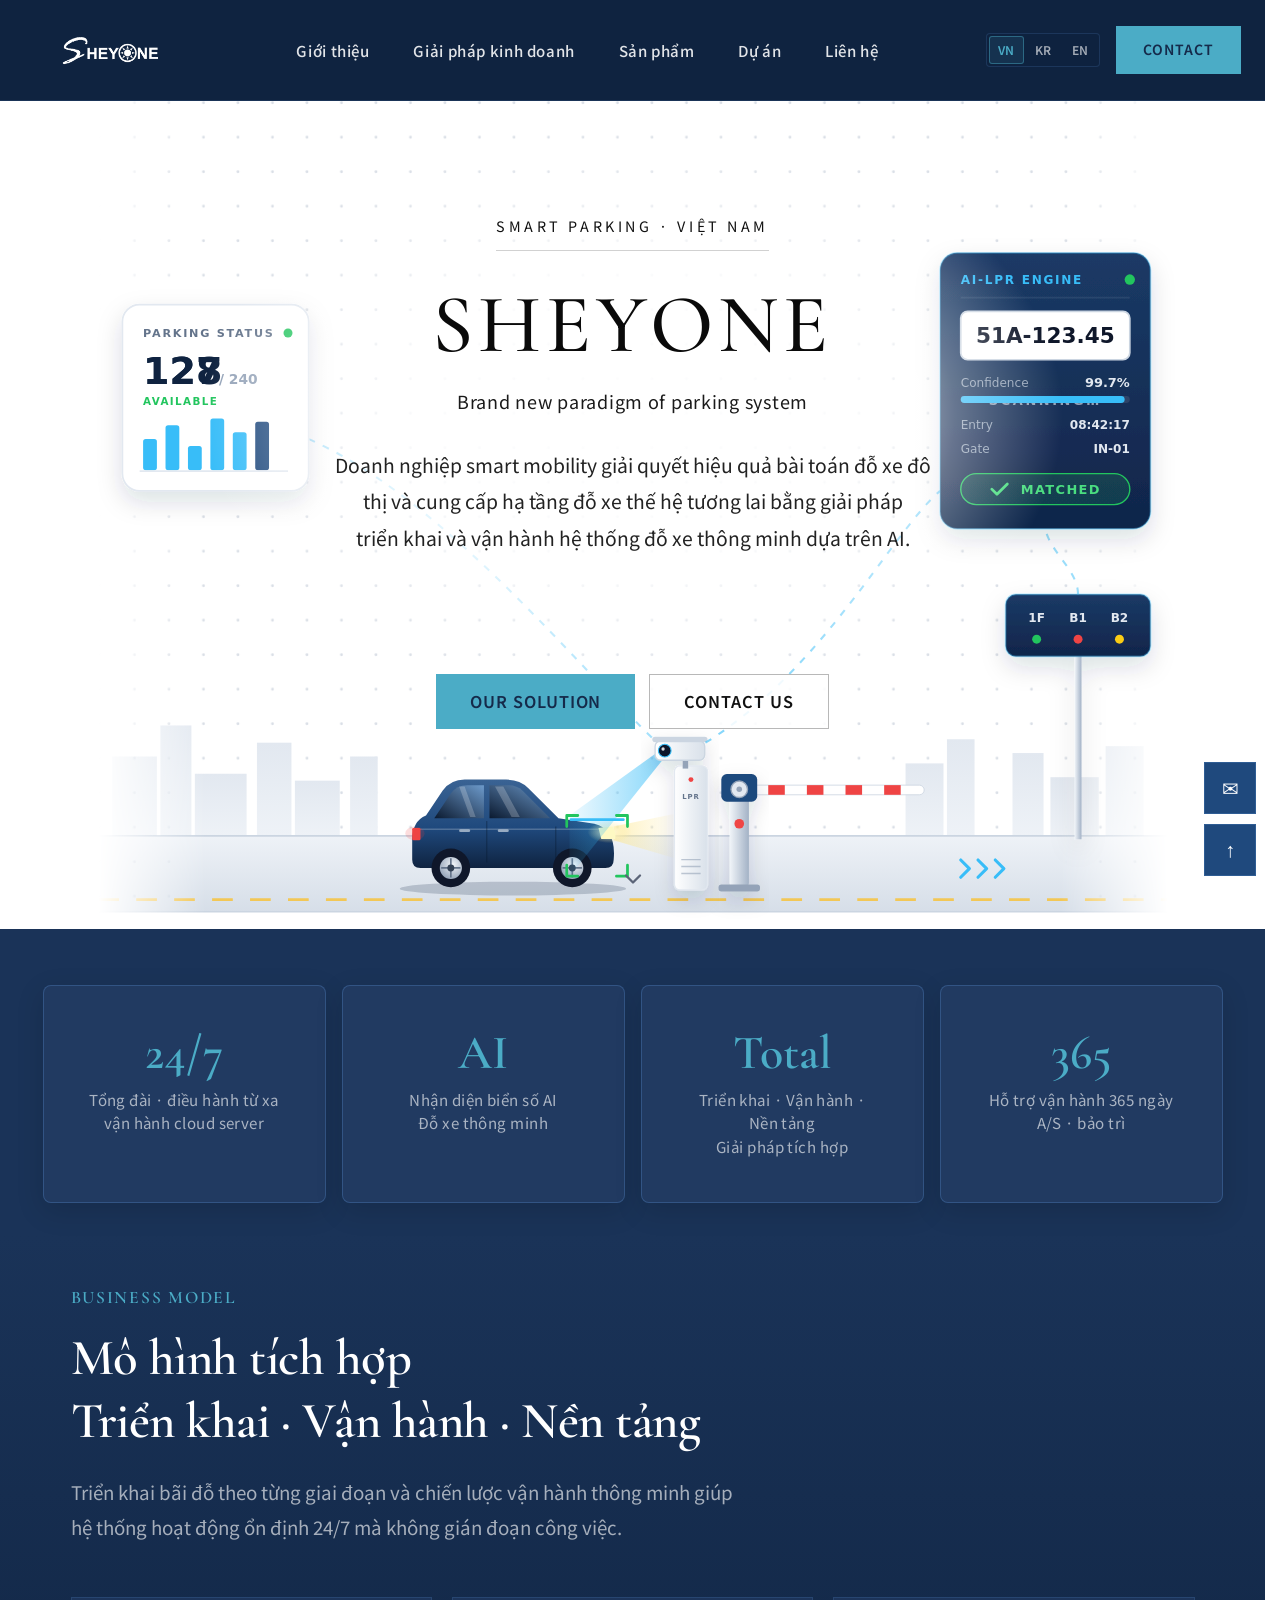
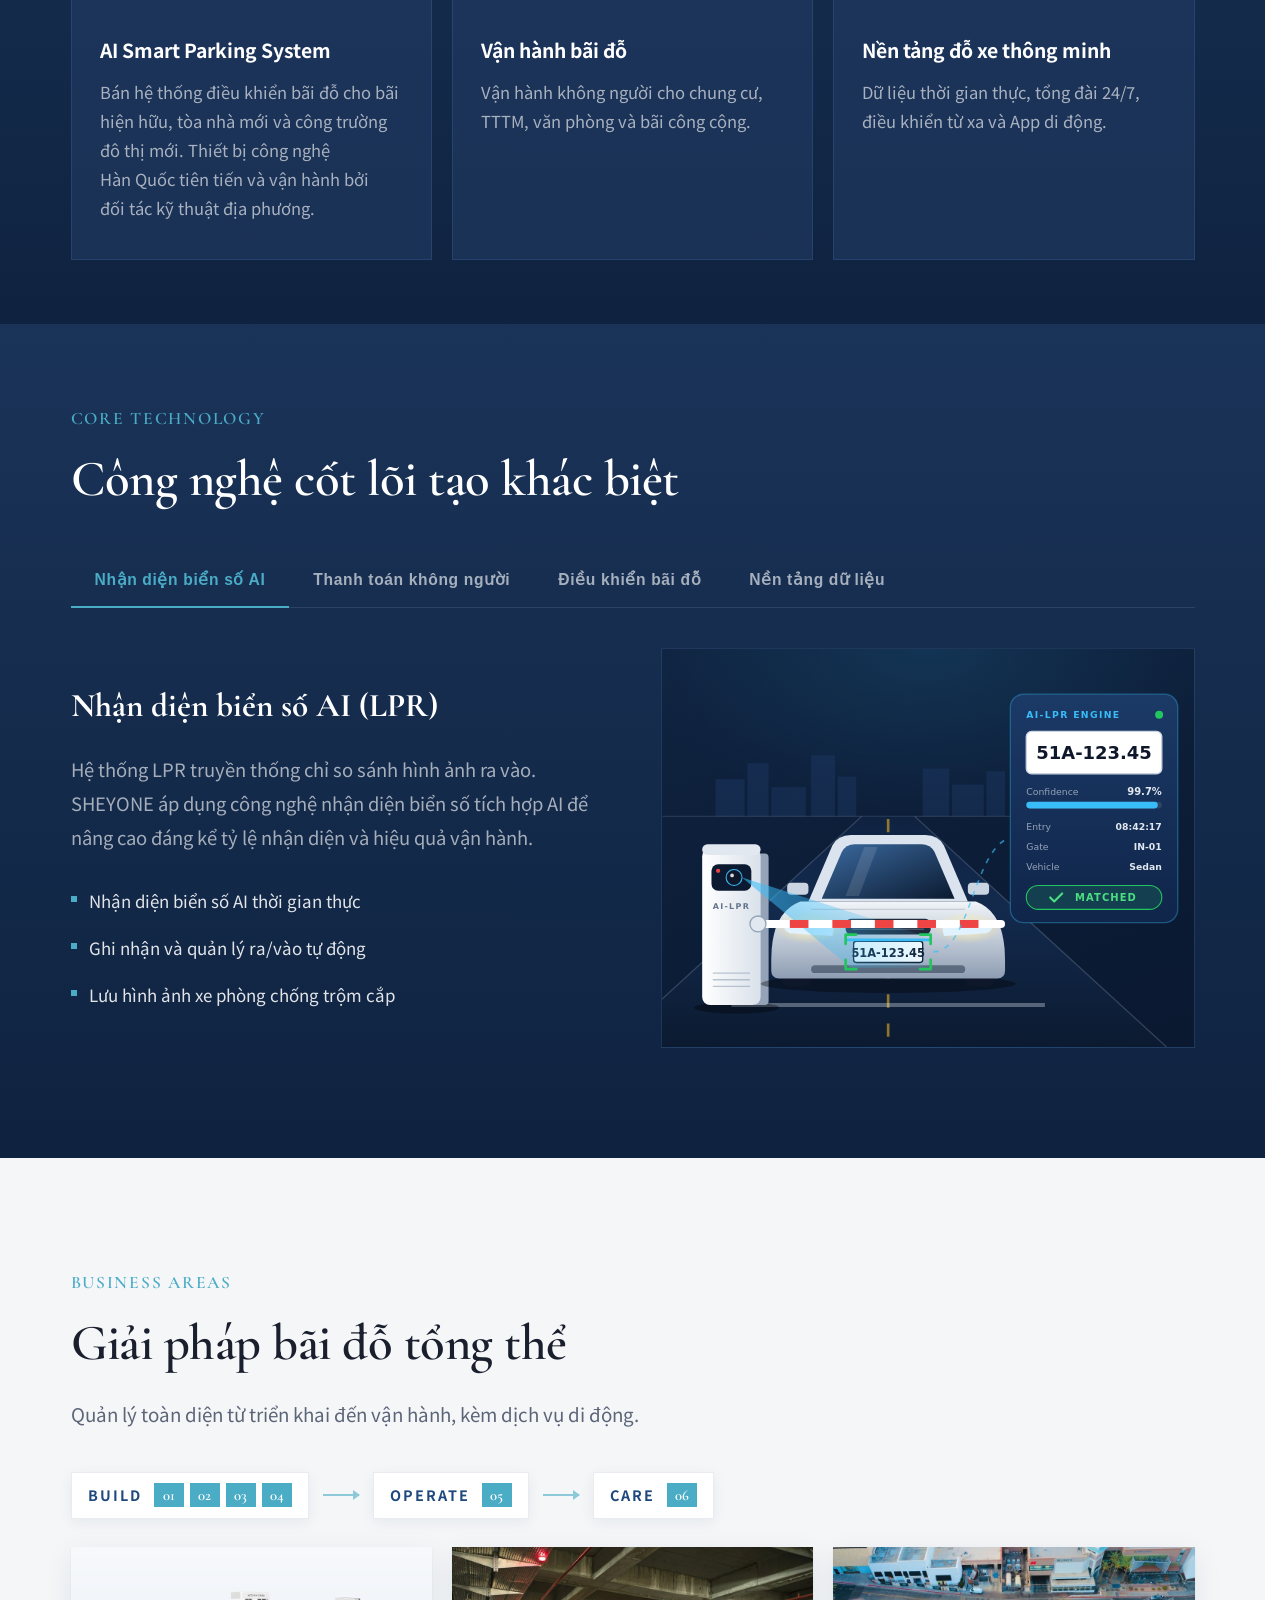
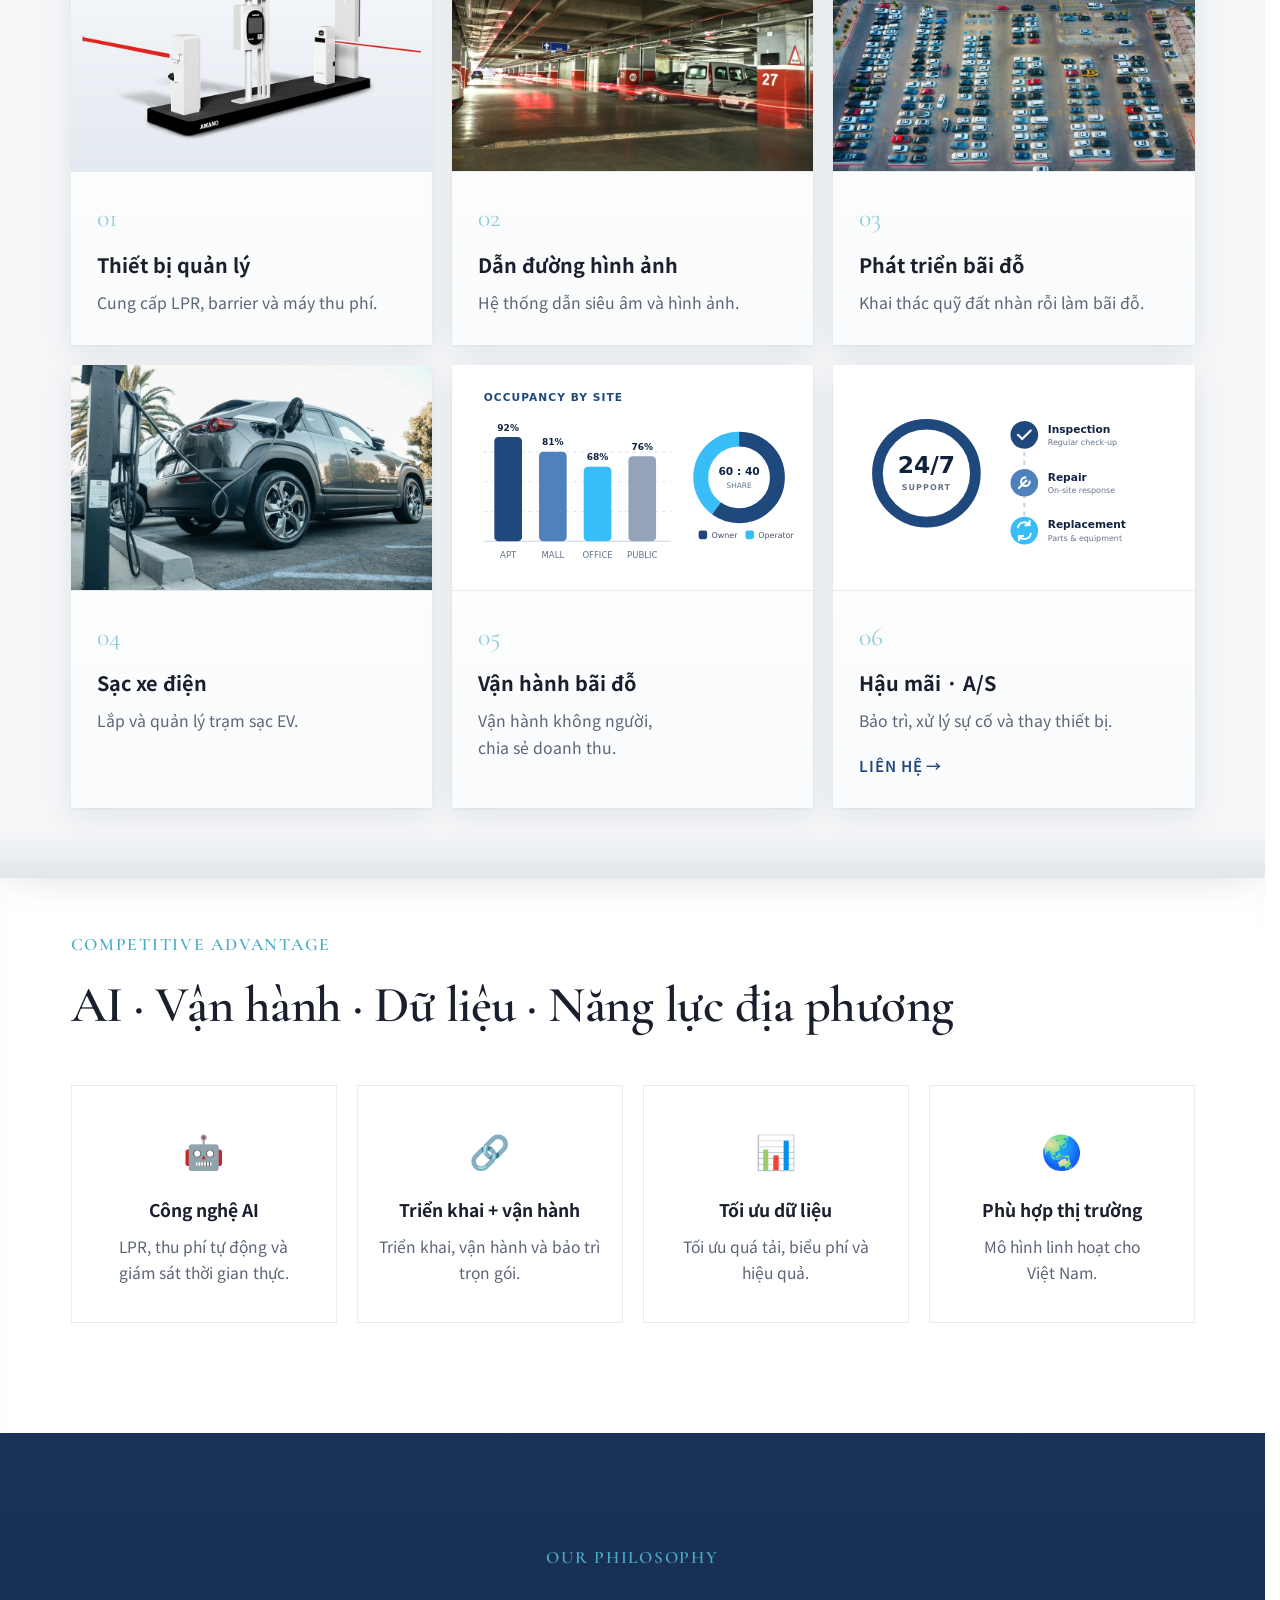
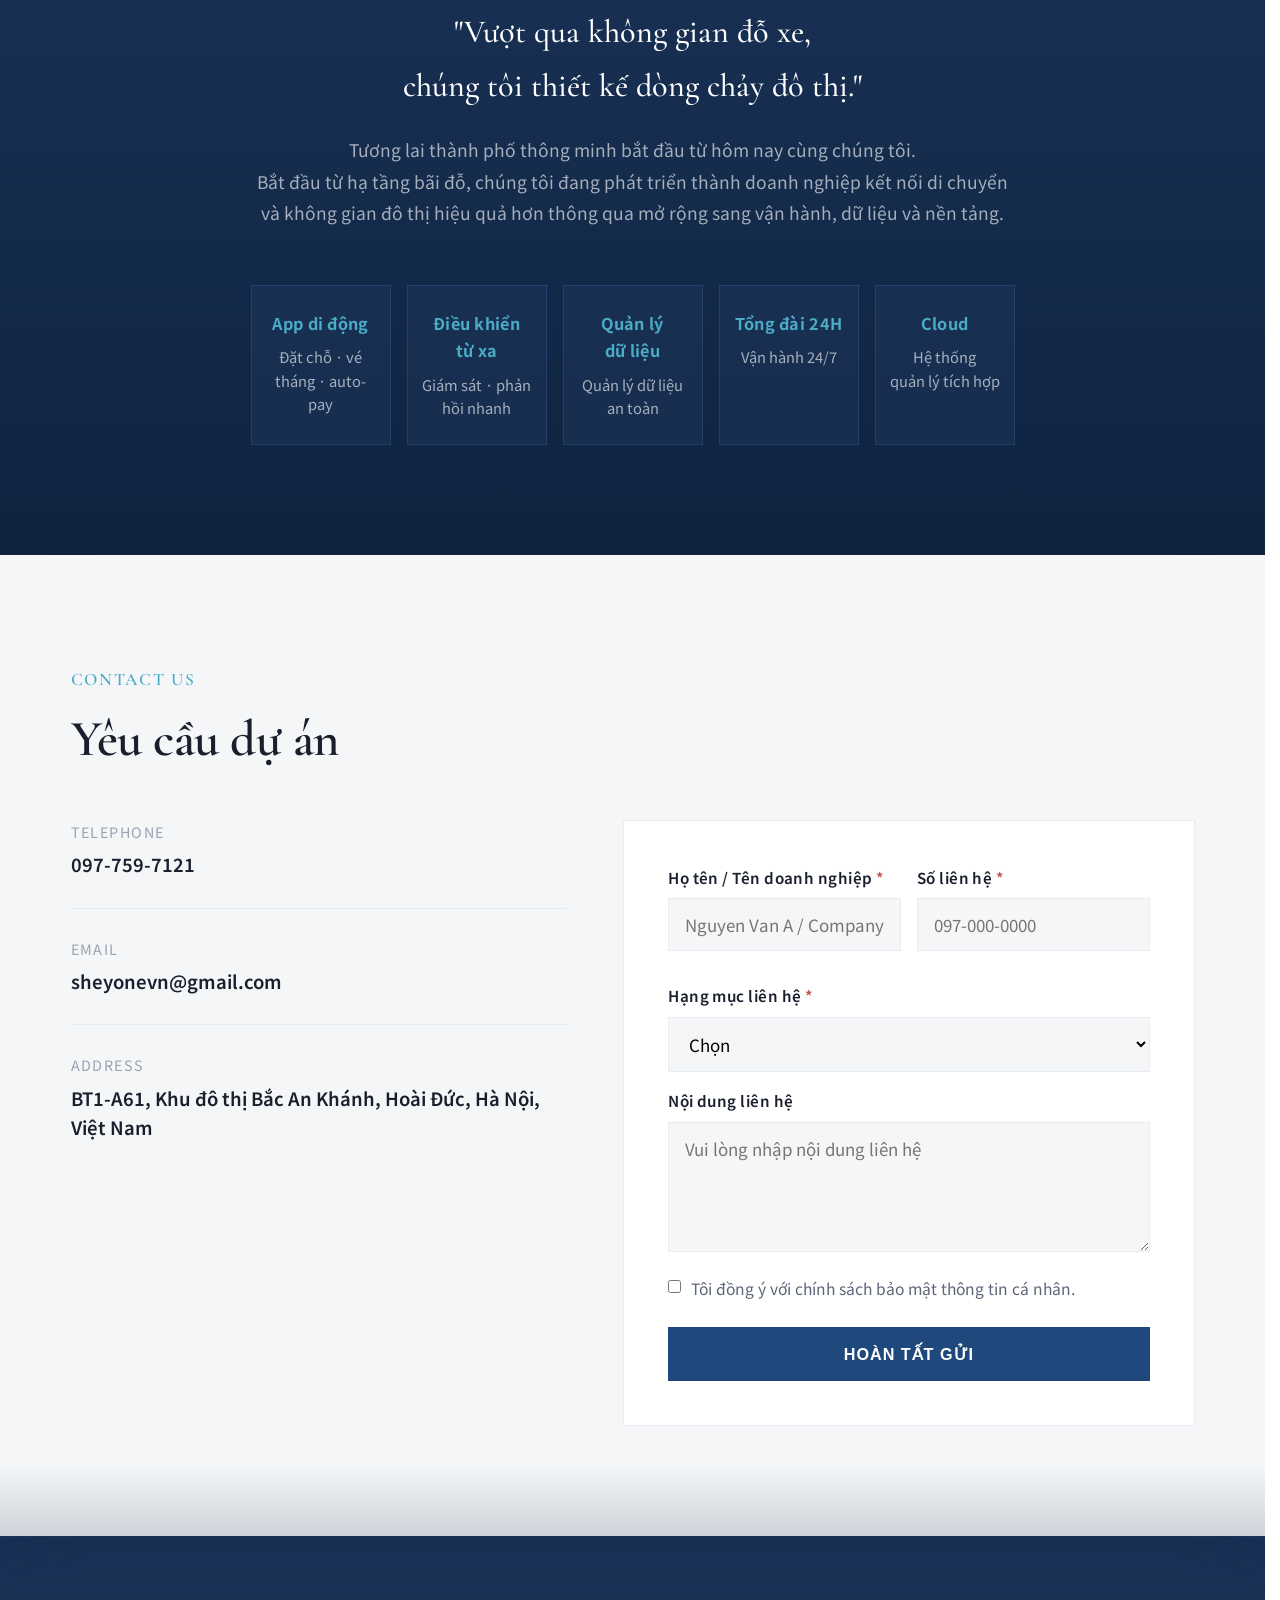
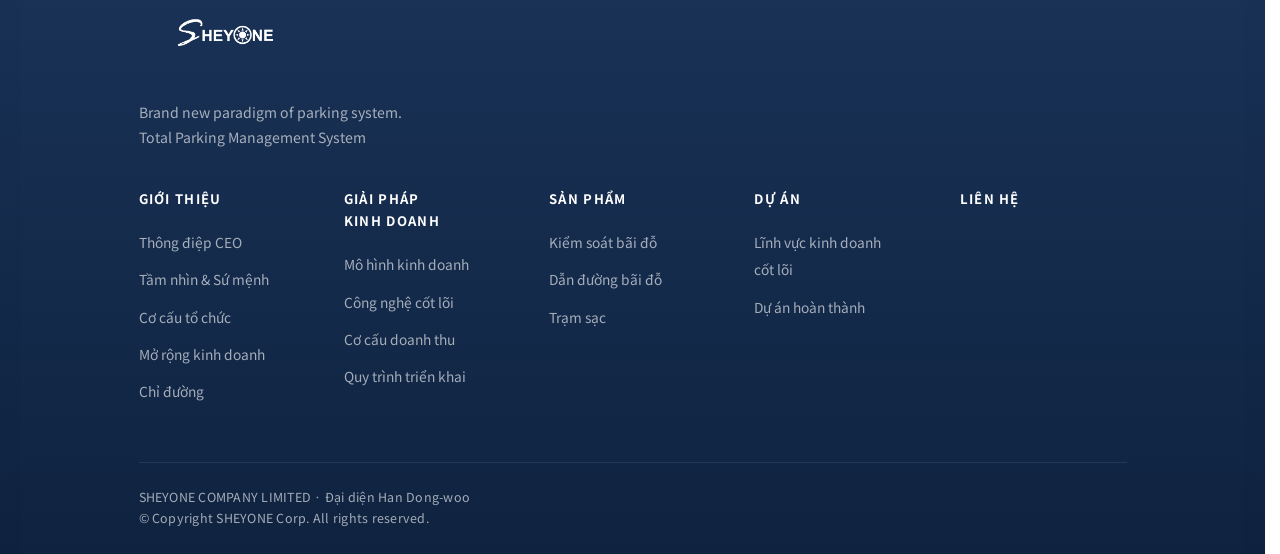
<file: index.html>
<!DOCTYPE html>
<html lang="vi" class="page-home">
<head>
  <meta charset="UTF-8">
  <meta name="viewport" content="width=device-width, initial-scale=1.0">
  <meta name="description" content="SHEYONE - AI 기반 스마트 주차 시스템 구축 및 운영. 베트남 Total Parking Management System">
  <title>SHEYONE | Brand new paradigm of parking system</title>
  <link rel="preconnect" href="https://fonts.googleapis.com">
  <link rel="preconnect" href="https://fonts.gstatic.com" crossorigin>
  <link href="https://fonts.googleapis.com/css2?family=Cormorant+Garamond:wght@500;600;700&family=Noto+Sans+KR:wght@400;500;600;700&family=Noto+Serif+KR:wght@500;600&display=swap" rel="stylesheet">
  <script>document.documentElement.classList.add('lang-pending');setTimeout(function(){document.documentElement.classList.remove('lang-pending');},3000);</script>
  <link rel="stylesheet" href="css/style.css">
  <link rel="stylesheet" href="css/lang.css">
  <link rel="stylesheet" href="css/hero-animation.css">
  <link rel="stylesheet" href="css/home.css">
  <link rel="stylesheet" href="css/tech-animation.css">
</head>
<body data-i18n-title="home.title" data-i18n-desc="home.desc">

  <header class="header">
    <div class="container">
      <a href="index.html" class="logo"><img src="assets/logo.png" alt="SHEYONE"></a>
      <ul class="nav">
        <li>
          <a href="about.html" data-i18n="nav.about">회사소개</a>
          <div class="dropdown">
            <a href="about.html#ceo" data-i18n="nav.ceoMessage">인사말</a>
            <a href="about.html#vision" data-i18n="nav.vision">비전 &amp; 미션</a>
            <a href="about.html#org" data-i18n="nav.org">조직 구성</a>
            <a href="about.html#future" data-i18n="nav.expansion">사업 확장</a>
            <a href="about.html#location" data-i18n="nav.location">오시는 길</a>
          </div>
        </li>
        <li>
          <a href="solutions.html" data-i18n="nav.solutions">사업 솔루션</a>
          <div class="dropdown">
            <a href="solutions.html#business" data-i18n="nav.businessModel">사업 모델</a>
            <a href="solutions.html#tech" data-i18n="nav.tech">핵심 기술</a>
            <a href="solutions.html#revenue" data-i18n="nav.revenue">수익 구조</a>
            <a href="solutions.html#process" data-i18n="nav.process">도입 절차</a>
          </div>
        </li>
        <li>
          <a href="products.html" data-i18n="nav.products">제품 소개</a>
          <div class="dropdown">
            <a href="products.html#control" data-i18n="nav.prodControl">주차관제</a>
            <a href="products.html#guidance" data-i18n="nav.prodGuidance">주차유도</a>
            <a href="products.html#charger" data-i18n="nav.prodCharger">충전기</a>
          </div>
        </li>
        <li>
          <a href="projects.html" data-i18n="nav.projects">주요 프로젝트</a>
          <div class="dropdown">
            <a href="projects.html#major" data-i18n="nav.projMajor">핵심 사업 분야</a>
            <a href="projects.html#completed" data-i18n="nav.projCompleted">완성 프로젝트</a>
          </div>
        </li>
        <li><a href="contact.html" data-i18n="nav.contact">고객센터</a></li>
      </ul>
      <div class="header-cta">
        <div class="lang-switch" aria-label="Language">
          <a href="#" class="lang-btn" data-lang="vi">VN</a>
          <a href="#" class="lang-btn" data-lang="ko">KR</a>
          <a href="#" class="lang-btn" data-lang="en">EN</a>
        </div>
        <a href="contact.html" class="btn btn-primary" data-i18n="btn.contact">Contact</a>
        <button class="mobile-toggle" aria-label="메뉴" data-i18n-label="btn.menu"><span></span><span></span><span></span></button>
      </div>
    </div>
  </header>

  <section class="hero hero--centered">
    <div class="hero-animation" aria-hidden="true">
      <div class="hero-parking-scene">
        <svg viewBox="0 0 620 480" fill="none" xmlns="http://www.w3.org/2000/svg" font-family="Inter, system-ui, -apple-system, 'Segoe UI', sans-serif" role="img" aria-label="Smart parking control system">
          <defs>
            <pattern id="heroGrid" width="20" height="20" patternUnits="userSpaceOnUse">
              <circle cx="1" cy="1" r="0.8" fill="#94a3b8"/>
            </pattern>
            <linearGradient id="heroEdgeFade" x1="0" y1="0" x2="1" y2="0">
              <stop offset="0" stop-color="#fff" stop-opacity="0"/>
              <stop offset="0.1" stop-color="#fff"/>
              <stop offset="0.9" stop-color="#fff"/>
              <stop offset="1" stop-color="#fff" stop-opacity="0"/>
            </linearGradient>
            <mask id="heroEdgeMask" maskUnits="userSpaceOnUse" x="0" y="0" width="620" height="480">
              <rect width="620" height="480" fill="url(#heroEdgeFade)"/>
            </mask>
            <linearGradient id="heroRoad" x1="0" y1="0" x2="0" y2="1"><stop offset="0" stop-color="#eef2f7"/><stop offset="1" stop-color="#d6dee8"/></linearGradient>
            <linearGradient id="heroSkyline" x1="0" y1="0" x2="0" y2="1"><stop offset="0" stop-color="#e2e8f0"/><stop offset="1" stop-color="#eef2f7"/></linearGradient>
            <linearGradient id="heroCarBody" x1="0" y1="0" x2="0" y2="1"><stop offset="0" stop-color="#3a6394"/><stop offset="0.55" stop-color="#1F497D"/><stop offset="1" stop-color="#0f2340"/></linearGradient>
            <linearGradient id="heroCarGlass" x1="0" y1="0" x2="1" y2="1"><stop offset="0" stop-color="#6d9acb"/><stop offset="1" stop-color="#0b1a30"/></linearGradient>
            <radialGradient id="heroRim" cx="0.4" cy="0.35" r="0.7"><stop offset="0" stop-color="#f1f5f9"/><stop offset="1" stop-color="#94a3b8"/></radialGradient>
            <radialGradient id="heroHead" cx="0.5" cy="0.5" r="0.5"><stop offset="0" stop-color="#fffbe6" stop-opacity="0.95"/><stop offset="1" stop-color="#fde68a" stop-opacity="0"/></radialGradient>
            <linearGradient id="heroHeadBeam" x1="0" y1="0" x2="1" y2="0"><stop offset="0" stop-color="#fde68a" stop-opacity="0.55"/><stop offset="1" stop-color="#fde68a" stop-opacity="0"/></linearGradient>
            <linearGradient id="heroBeam" x1="1" y1="0" x2="0" y2="0"><stop offset="0" stop-color="#38BDF8" stop-opacity="0.6"/><stop offset="1" stop-color="#38BDF8" stop-opacity="0.08"/></linearGradient>
            <linearGradient id="heroCab" x1="0" y1="0" x2="1" y2="0"><stop offset="0" stop-color="#ffffff"/><stop offset="1" stop-color="#d9e1ea"/></linearGradient>
            <linearGradient id="heroPost" x1="0" y1="0" x2="1" y2="0"><stop offset="0" stop-color="#f1f5f9"/><stop offset="1" stop-color="#a3b2c6"/></linearGradient>
            <linearGradient id="heroPanel" x1="0" y1="0" x2="0" y2="1"><stop offset="0" stop-color="#1b3a66"/><stop offset="1" stop-color="#10254a"/></linearGradient>
            <filter id="heroSoftShadow" x="-20%" y="-20%" width="140%" height="150%">
              <feDropShadow dx="0" dy="6" stdDeviation="7" flood-color="#0f2340" flood-opacity="0.14"/>
            </filter>
          </defs>

          <!-- Ambient dot grid -->
          <rect width="620" height="480" fill="url(#heroGrid)" opacity="0.35" mask="url(#heroEdgeMask)"/>

          <!-- City skyline -->
          <g fill="url(#heroSkyline)" mask="url(#heroEdgeMask)">
            <rect x="8" y="380" width="26" height="46"/><rect x="36" y="362" width="18" height="64"/><rect x="56" y="390" width="30" height="36"/>
            <rect x="92" y="372" width="20" height="54"/><rect x="114" y="394" width="26" height="32"/><rect x="146" y="380" width="16" height="46"/>
            <rect x="468" y="384" width="22" height="42"/><rect x="492" y="370" width="16" height="56"/><rect x="530" y="378" width="18" height="48"/>
            <rect x="552" y="392" width="28" height="34"/><rect x="584" y="374" width="22" height="52"/>
          </g>

          <!-- Road -->
          <g mask="url(#heroEdgeMask)">
            <rect x="0" y="426" width="620" height="44" fill="url(#heroRoad)"/>
            <path d="M0 426 H620 M0 470 H620" stroke="#cbd5e1"/>
            <path class="hero-lane-dash" d="M0 463 H620" stroke="#fbbf24" stroke-opacity="0.75" stroke-width="1.6" stroke-dasharray="12 10"/>
          </g>

          <!-- Guidance chevrons -->
          <g stroke="#38BDF8" stroke-width="1.8" stroke-linecap="round" stroke-linejoin="round">
            <path class="hero-chev" d="M500 440 l5 5 l-5 5"/>
            <path class="hero-chev hero-chev--2" d="M510 440 l5 5 l-5 5"/>
            <path class="hero-chev hero-chev--3" d="M520 440 l5 5 l-5 5"/>
          </g>

          <!-- Bay guidance sign -->
          <g filter="url(#heroSoftShadow)">
            <rect x="566" y="318" width="4" height="110" fill="url(#heroPost)"/>
            <rect x="526" y="286" width="84" height="36" rx="6" fill="url(#heroPanel)" stroke="#38BDF8" stroke-opacity="0.35"/>
          </g>
          <g font-size="7" font-weight="700" fill="#e2e8f0" text-anchor="middle">
            <text x="544" y="302">1F</text><text x="568" y="302">B1</text><text x="592" y="302">B2</text>
          </g>
          <circle class="hero-bay-led hero-bay-led--a" cx="544" cy="312" r="2.6"/>
          <circle class="hero-bay-led hero-bay-led--b" cx="568" cy="312" r="2.6"/>
          <circle class="hero-bay-led hero-bay-led--c" cx="592" cy="312" r="2.6"/>

          <!-- Gate cluster (scaled to sit below the hero copy) -->
          <g transform="translate(102 131) scale(0.8)">
          <!-- Vehicle -->
          <g class="hero-car">
            <ellipse cx="173" cy="407" rx="82" ry="5" fill="#0f2340" opacity="0.2"/>
            <g transform="translate(80 150)">
              <g transform="matrix(-1 0 0 1 186 0)">
                <path d="M20 236 Q18 214 34 210 L60 206 L82 184 Q88 178 98 178 L128 178 Q138 178 144 186 L156 204 Q166 208 166 222 L166 236 Q166 242 160 242 L26 242 Q20 242 20 236 Z" fill="url(#heroCarBody)"/>
                <path d="M66 206 L86 186 Q90 182 96 182 L110 182 L110 206 Z" fill="url(#heroCarGlass)"/>
                <path d="M114 182 L126 182 Q134 182 138 188 L150 206 L114 206 Z" fill="url(#heroCarGlass)"/>
                <path d="M100 183 L88 205 L94 205 L106 183 Z M128 183 L120 205 L124 205 L132 183 Z" fill="#fff" opacity="0.22"/>
                <path d="M30 214 H162" stroke="#fff" stroke-opacity="0.22"/>
                <path d="M112 208 V238 M62 212 V236" stroke="#0b1a30" stroke-opacity="0.35"/>
                <rect x="96" y="214" width="8" height="2" rx="1" fill="#cbd5e1" opacity="0.7"/>
                <rect x="124" y="214" width="8" height="2" rx="1" fill="#cbd5e1" opacity="0.7"/>
                <g>
                  <circle cx="50" cy="242" r="14" fill="#0f172a"/><circle cx="50" cy="242" r="8" fill="url(#heroRim)"/>
                  <path d="M50 235 V249 M43 242 H57" stroke="#64748b" stroke-width="1.2"/><circle cx="50" cy="242" r="2.5" fill="#334155"/>
                </g>
                <g>
                  <circle cx="138" cy="242" r="14" fill="#0f172a"/><circle cx="138" cy="242" r="8" fill="url(#heroRim)"/>
                  <path d="M138 235 V249 M131 242 H145" stroke="#64748b" stroke-width="1.2"/><circle cx="138" cy="242" r="2.5" fill="#334155"/>
                </g>
              </g>
              <polygon class="hero-headbeam" points="166,212 214,202 214,236 166,222" fill="url(#heroHeadBeam)"/>
              <ellipse class="hero-headlight" cx="163" cy="216" rx="16" ry="8" fill="url(#heroHead)"/>
              <path d="M155 213 L165 212 Q168 216 167 221 L157 221 Z" fill="#fef9c3"/>
              <rect x="20" y="213" width="6" height="9" rx="1" fill="#ef4444"/>
              <ellipse cx="22" cy="217" rx="7" ry="5" fill="#ef4444" opacity="0.18"/>
            </g>
          </g>

          <!-- LPR beam + capture frame -->
          <polygon class="hero-beam" points="282,305 282,313 214,398 214,354" fill="url(#heroBeam)"/>
          <rect class="hero-scanline" x="214" y="356" width="40" height="2" rx="1" fill="#38BDF8"/>
          <g class="hero-bracket" stroke="#22C55E" stroke-width="2" stroke-linecap="round" stroke-linejoin="round">
            <path d="M212 362 V354 H220"/><path d="M248 354 H256 V362"/><path d="M212 390 V398 H220"/><path d="M248 398 H256 V390"/>
          </g>

          <!-- AI-LPR camera cabinet -->
          <g filter="url(#heroSoftShadow)">
            <rect x="290" y="318" width="24" height="90" rx="4" fill="url(#heroCab)" stroke="#e2e8f0"/>
            <path d="M295 386 H309 M295 391 H309 M295 396 H309" stroke="#94a3b8" stroke-opacity="0.6"/>
            <text x="302" y="342" text-anchor="middle" font-size="5" font-weight="700" fill="#64748b" letter-spacing="0.6">LPR</text>
            <circle class="hero-blink" cx="302" cy="328" r="1.8" fill="#ef4444"/>
            <rect x="296" y="312" width="4" height="8" fill="#94a3b8"/>
            <rect x="276" y="300" width="36" height="14" rx="4" fill="url(#heroCab)" stroke="#cbd5e1"/>
            <rect x="274" y="297" width="40" height="4" rx="2" fill="#cbd5e1"/>
            <circle cx="283" cy="307" r="4.6" fill="#0f172a" stroke="#38BDF8" stroke-width="0.8"/>
            <circle cx="281.8" cy="305.8" r="1.2" fill="#fff" opacity="0.85"/>
          </g>

          <!-- Barrier gate -->
          <g class="hero-arm">
            <rect x="337" y="332" width="134" height="7" rx="3.5" fill="#fff" stroke="#cbd5e1" stroke-width="0.6"/>
            <rect x="358" y="332" width="12" height="7" fill="#ef4444"/><rect x="386" y="332" width="12" height="7" fill="#ef4444"/>
            <rect x="414" y="332" width="12" height="7" fill="#ef4444"/><rect x="442" y="332" width="12" height="7" fill="#ef4444"/>
          </g>
          <g filter="url(#heroSoftShadow)">
            <rect x="330" y="334" width="14" height="72" rx="3" fill="url(#heroPost)"/>
            <rect x="324" y="324" width="26" height="20" rx="4" fill="#1F497D"/>
            <circle class="hero-gate-light" cx="337" cy="360" r="3.5"/>
            <rect x="322" y="404" width="30" height="5" rx="2" fill="#94a3b8"/>
          </g>
          <circle cx="337" cy="335" r="6" fill="#e2e8f0" stroke="#94a3b8"/>
          <circle cx="337" cy="335" r="2" fill="#94a3b8"/>
          </g>

          <!-- Data flows -->
          <path class="hero-flow" d="M352 372 C420 330 460 250 488 226" stroke="#38BDF8" stroke-opacity="0.6" stroke-width="1.2"/>
          <path class="hero-flow" d="M568 286 C568 272 552 262 549 248" stroke="#38BDF8" stroke-opacity="0.5" stroke-width="1.2"/>
          <path class="hero-flow" d="M122 196 C200 230 280 330 324 372" stroke="#38BDF8" stroke-opacity="0.45" stroke-width="1.2"/>

          <!-- Occupancy card -->
          <g class="hero-float hero-float--alt">
            <g filter="url(#heroSoftShadow)">
              <rect x="14" y="118" width="108" height="108" rx="10" fill="#fff" stroke="#e2e8f0"/>
            </g>
            <text x="26" y="137" font-size="6.5" font-weight="700" fill="#64748b" letter-spacing="1">PARKING STATUS</text>
            <circle class="hero-pulse" cx="110" cy="134.5" r="2.6" fill="#22C55E"/>
            <text class="hero-count hero-count--a" x="26" y="164" font-size="22" font-weight="800" fill="#0f2340">128</text>
            <text class="hero-count hero-count--b" x="26" y="164" font-size="22" font-weight="800" fill="#0f2340">127</text>
            <text x="70" y="164" font-size="8" font-weight="600" fill="#94a3b8">/ 240</text>
            <text x="26" y="176" font-size="6" font-weight="700" fill="#22C55E" letter-spacing="0.8">AVAILABLE</text>
            <g fill="#38BDF8">
              <rect class="hero-bar" x="26" y="196" width="8" height="18" rx="1.5"/>
              <rect class="hero-bar hero-bar--2" x="39" y="188" width="8" height="26" rx="1.5"/>
              <rect class="hero-bar hero-bar--3" x="52" y="200" width="8" height="14" rx="1.5"/>
              <rect class="hero-bar hero-bar--4" x="65" y="184" width="8" height="30" rx="1.5"/>
              <rect class="hero-bar hero-bar--5" x="78" y="192" width="8" height="22" rx="1.5"/>
              <rect class="hero-bar hero-bar--6" x="91" y="186" width="8" height="28" rx="1.5" fill="#1F497D"/>
            </g>
            <path d="M24 214.5 H110" stroke="#e2e8f0"/>
          </g>

          <!-- AI-LPR engine HUD -->
          <g class="hero-float">
            <g filter="url(#heroSoftShadow)">
              <rect x="488" y="88" width="122" height="160" rx="10" fill="url(#heroPanel)" stroke="#38BDF8" stroke-opacity="0.35"/>
            </g>
            <text x="500" y="106" font-size="7" font-weight="700" fill="#38BDF8" letter-spacing="1">AI-LPR ENGINE</text>
            <circle class="hero-pulse" cx="598" cy="103.5" r="3" fill="#22C55E"/>
            <path d="M500 114 H598" stroke="#fff" stroke-opacity="0.08"/>
            <text class="hero-hud-idle" x="549" y="176" text-anchor="middle" font-size="7.5" font-weight="700" fill="#94a3b8" letter-spacing="1.5">SCANNING…</text>
            <g class="hero-hud-result">
              <rect x="500" y="122" width="98" height="28" rx="4" fill="#fff" stroke="#cbd5e1"/>
              <text x="549" y="140.5" text-anchor="middle" font-size="12.5" font-weight="800" fill="#0f172a">51A-123.45</text>
              <text x="500" y="166" font-size="7" fill="#94a3b8">Confidence</text>
              <text x="598" y="166" text-anchor="end" font-size="7.5" font-weight="700" fill="#e2e8f0">99.7%</text>
              <rect x="500" y="171" width="98" height="4" rx="2" fill="#fff" fill-opacity="0.1"/>
              <rect class="hero-hud-gauge" x="500" y="171" width="95" height="4" rx="2" fill="#38BDF8"/>
              <text x="500" y="190" font-size="7" fill="#94a3b8">Entry</text>
              <text x="598" y="190" text-anchor="end" font-size="7" font-weight="600" fill="#e2e8f0">08:42:17</text>
              <text x="500" y="204" font-size="7" fill="#94a3b8">Gate</text>
              <text x="598" y="204" text-anchor="end" font-size="7" font-weight="600" fill="#e2e8f0">IN-01</text>
            </g>
            <g class="hero-hud-status">
              <rect x="500" y="216" width="98" height="18" rx="9" fill="#22C55E" fill-opacity="0.15" stroke="#22C55E" stroke-width="0.8"/>
              <path d="M518 225 l3 3 l6 -6" stroke="#4ade80" stroke-width="1.6" stroke-linecap="round" stroke-linejoin="round"/>
              <text x="558" y="228" text-anchor="middle" font-size="7.5" font-weight="700" fill="#4ade80" letter-spacing="0.8">MATCHED</text>
            </g>
          </g>
        </svg>
      </div>
    </div>
    <div class="hero-bg-fade"></div>
    <div class="container hero-inner">
      <div class="hero-content">
      <div class="hero-tag">SMART PARKING · Việt Nam</div>
      <h1>SHEYONE<span class="sub" lang="en">Brand new paradigm of parking system</span></h1>
      <p data-i18n="home.hero.p">인공지능 기반 스마트 주차 시스템 구축 및 운영을 통해 도시의 주차 문제를 효율적으로 해결하고, 데이터 기반의 미래형 주차 인프라를 제공하는 스마트 모빌리티 기업입니다.</p>
      <div class="hero-buttons">
        <a href="solutions.html" class="btn btn-primary" data-i18n="btn.ourSolution">Our Solution</a>
        <a href="contact.html" class="btn btn-outline" data-i18n="btn.contactUs">Contact Us</a>
      </div>
      </div>
    </div>
    <div class="scroll-indicator" aria-hidden="true">
      <svg class="scroll-indicator__arrow" viewBox="0 0 24 24" fill="none" xmlns="http://www.w3.org/2000/svg" aria-hidden="true">
        <path d="M6 9 L12 15 L18 9" stroke="currentColor" stroke-width="2" stroke-linecap="round" stroke-linejoin="round"/>
      </svg>
    </div>
  </section>

  <section class="stats-bar">
    <div class="container">
      <div class="stat-item">
        <div class="number">24/7</div>
        <div class="label" data-i18n-html="home.stat1.label">콜센터 · 원격관리<br>클라우드 서버 운영</div>
      </div>
      <div class="stat-item">
        <div class="number">AI</div>
        <div class="label" data-i18n-html="home.stat2.label">AI 차량번호인식<br>스마트 주차</div>
      </div>
      <div class="stat-item">
        <div class="number">Total</div>
        <div class="label" data-i18n-html="home.stat3.label">구축 · 운영 · 플랫폼<br>통합 솔루션</div>
      </div>
      <div class="stat-item">
        <div class="number">365</div>
        <div class="label" data-i18n-html="home.stat4.label">365일 운영 지원<br>사후관리 · A/S</div>
      </div>
    </div>
  </section>

  <section class="section section-dark" id="business">
    <div class="container">
      <div class="section-label">Business Model</div>
      <h2 class="section-title" data-i18n-html="home.biz.title">구축 · 운영 · 플랫폼<br>통합 비즈니스 모델</h2>
      <p class="section-desc" data-i18n="home.biz.desc">단계별 주차장 구축과 스마트 운영 전략으로 업무 중단 없이 24시간 안정적인 시스템 운영을 실현합니다.</p>
      <div class="cards-grid-dark">
        <div class="dark-card">
          <h3 data-i18n="home.biz.card1.title">AI Smart Parking System</h3>
          <p data-i18n="home.biz.card1.p">기존·신축 건물 주차장 및 신도시 건설현장에 주차관제 시스템 판매. 첨단 한국 기술 장비 도입과 현지 전문 기술 업체 운영.</p>
        </div>
        <div class="dark-card">
          <h3 data-i18n="home.biz.card2.title">주차장 운영 사업</h3>
          <p data-i18n="home.biz.card2.p">도심 미개발 토지 주차장 개발, 아파트·쇼핑몰·오피스·공공 주차장 무인 운영. 수익 공유 모델 및 데이터 기반 주차 관리.</p>
        </div>
        <div class="dark-card">
          <h3 data-i18n="home.biz.card3.title">스마트 주차 플랫폼</h3>
          <p data-i18n="home.biz.card3.p">실시간 데이터 관리, 24시간 콜센터 운영 및 원격관리. 모바일 App 서비스, 스마트시티 연계 확장.</p>
        </div>
      </div>
    </div>
  </section>

  <section class="section section-dark" id="technology">
    <div class="container">
      <div class="section-label">Core Technology</div>
      <h2 class="section-title" data-i18n="home.tech.title">당사만의 핵심 차별화 기술</h2>
      <div class="tabs">
        <button class="tab-btn active" data-tab="tab-lpr" data-i18n="home.tech.tab1">AI 차량번호인식</button>
        <button class="tab-btn" data-tab="tab-pay" data-i18n="home.tech.tab2">무인 결제</button>
        <button class="tab-btn" data-tab="tab-control" data-i18n="home.tech.tab3">주차관제</button>
        <button class="tab-btn" data-tab="tab-data" data-i18n="home.tech.tab4">데이터 플랫폼</button>
      </div>
      <div class="tab-content active" id="tab-lpr">
        <div class="solution-panel">
          <div>
            <h3 data-i18n="home.tech.lpr.title">AI 차량번호인식 (LPR)</h3>
            <p data-i18n="home.tech.lpr.p">기존 차량번호인식 시스템은 입·출차 이미지 비교만 활용합니다. SHEYONE은 AI 기술이 탑재된 차량번호인식 기술을 도입하여 인식률과 운영 효율을 획기적으로 향상시킵니다.</p>
            <ul class="feature-list">
              <li data-i18n="home.tech.lpr.f1">AI 기반 실시간 번호판 인식</li>
              <li data-i18n="home.tech.lpr.f2">입·출차 자동 기록 및 관리</li>
              <li data-i18n="home.tech.lpr.f3">도난 방지를 위한 차량 이미지 저장</li>
            </ul>
          </div>
          <div class="panel-visual" aria-hidden="true">
            <svg viewBox="0 0 400 300" preserveAspectRatio="xMidYMid meet" fill="none" xmlns="http://www.w3.org/2000/svg" font-family="Inter, system-ui, -apple-system, 'Segoe UI', sans-serif" role="img" aria-label="AI LPR recognition">
              <defs>
                <linearGradient id="tvLprRoad" x1="0" y1="0" x2="0" y2="1"><stop offset="0" stop-color="#16305a" stop-opacity="0.2"/><stop offset="0.4" stop-color="#132a4d"/><stop offset="1" stop-color="#0b1a30"/></linearGradient>
                <linearGradient id="tvLprBody" x1="0" y1="0" x2="0" y2="1"><stop offset="0" stop-color="#f1f5f9"/><stop offset="1" stop-color="#8e9db3"/></linearGradient>
                <linearGradient id="tvLprGlass" x1="0" y1="0" x2="1" y2="1"><stop offset="0" stop-color="#3b6aa0"/><stop offset="1" stop-color="#0b1a30"/></linearGradient>
                <linearGradient id="tvLprBeamG" x1="0" y1="0" x2="0" y2="1"><stop offset="0" stop-color="#38BDF8" stop-opacity="0.55"/><stop offset="1" stop-color="#38BDF8" stop-opacity="0.05"/></linearGradient>
                <linearGradient id="tvLprBeamH" x1="0" y1="0" x2="1" y2="0"><stop offset="0" stop-color="#38BDF8" stop-opacity="0.6"/><stop offset="1" stop-color="#38BDF8" stop-opacity="0.08"/></linearGradient>
                <linearGradient id="tvLprCab" x1="0" y1="0" x2="1" y2="0"><stop offset="0" stop-color="#ffffff"/><stop offset="1" stop-color="#d9e1ea"/></linearGradient>
                <linearGradient id="tvLprPanel" x1="0" y1="0" x2="0" y2="1"><stop offset="0" stop-color="#1b3a66"/><stop offset="1" stop-color="#10254a"/></linearGradient>
                <radialGradient id="tvLprHead" cx="0.5" cy="0.5" r="0.5"><stop offset="0" stop-color="#fffbe6" stop-opacity="0.9"/><stop offset="1" stop-color="#fde68a" stop-opacity="0"/></radialGradient>
              </defs>
              <g fill="#1e3a66" opacity="0.45">
                <rect x="40" y="98" width="22" height="28"/><rect x="64" y="86" width="16" height="40"/><rect x="82" y="104" width="26" height="22"/>
                <rect x="112" y="80" width="18" height="46"/><rect x="132" y="96" width="14" height="30"/><rect x="196" y="90" width="20" height="36"/>
                <rect x="218" y="102" width="24" height="24"/><rect x="244" y="92" width="14" height="34"/>
              </g>
              <path d="M0 126 H262" stroke="#94a3b8" stroke-opacity="0.18"/>
              <polygon points="150,126 190,126 380,300 -40,300" fill="url(#tvLprRoad)"/>
              <path d="M150 126 L-40 300 M190 126 L380 300" stroke="#94a3b8" stroke-opacity="0.28"/>
              <path class="tv-lpr-dash" d="M170 128 V300" stroke="#fbbf24" stroke-opacity="0.55" stroke-width="2" stroke-dasharray="10 12"/>
              <path d="M52 268 H288" stroke="#e2e8f0" stroke-opacity="0.35" stroke-width="3"/>

              <ellipse cx="56" cy="270" rx="32" ry="4.5" fill="#000" opacity="0.35"/>
              <rect x="68" y="154" width="12" height="114" rx="3" fill="#94a3b8"/>
              <rect x="30" y="150" width="44" height="118" rx="6" fill="url(#tvLprCab)"/>
              <rect x="30" y="147" width="44" height="8" rx="4" fill="#e2e8f0"/>
              <rect x="37" y="162" width="30" height="20" rx="5" fill="#0b1a30"/>
              <circle cx="54" cy="172" r="6" fill="#0f172a" stroke="#38BDF8" stroke-width="0.8"/>
              <circle cx="52.5" cy="170.5" r="1.4" fill="#fff" opacity="0.85"/>
              <circle class="tv-blink" cx="42" cy="167" r="1.6" fill="#ef4444"/>
              <text x="52" y="196" text-anchor="middle" font-size="6" font-weight="700" fill="#64748b" letter-spacing="1">AI-LPR</text>
              <path d="M38 244 H66 M38 249 H66 M38 254 H66" stroke="#94a3b8" stroke-opacity="0.6"/>
              <g class="tv-lpr-car">
                <ellipse cx="170" cy="252" rx="96" ry="7" fill="#000" opacity="0.35"/>
                <rect x="90" y="226" width="22" height="28" rx="5" fill="#0f172a"/>
                <rect x="228" y="226" width="22" height="28" rx="5" fill="#0f172a"/>
                <rect x="94" y="176" width="16" height="9" rx="3" fill="#cbd5e1"/>
                <rect x="230" y="176" width="16" height="9" rx="3" fill="#cbd5e1"/>
                <path d="M110 190 L128 148 Q132 140 142 140 L198 140 Q208 140 212 148 L230 190 Z" fill="#dbe3ee"/>
                <path d="M120 188 L135 153 Q138 147 145 147 L195 147 Q202 147 205 153 L220 188 Z" fill="url(#tvLprGlass)"/>
                <path d="M152 149 L138 186 L148 186 L162 149 Z" fill="#fff" opacity="0.12"/>
                <path d="M82 234 Q82 198 104 190 L236 190 Q258 198 258 234 L258 242 Q258 248 252 248 L88 248 Q82 248 82 242 Z" fill="url(#tvLprBody)"/>
                <path d="M112 196 H228" stroke="#0f172a" stroke-opacity="0.15"/>
                <ellipse cx="110" cy="210" rx="26" ry="12" fill="url(#tvLprHead)"/>
                <ellipse cx="230" cy="210" rx="26" ry="12" fill="url(#tvLprHead)"/>
                <path d="M92 204 L130 206 L128 216 L96 214 Q90 212 92 204 Z" fill="#e0f2fe"/>
                <path d="M248 204 L210 206 L212 216 L244 214 Q250 212 248 204 Z" fill="#e0f2fe"/>
                <rect x="138" y="203" width="64" height="12" rx="4" fill="#1e293b"/>
                <path d="M143 207 H197 M143 211 H197" stroke="#475569"/>
                <rect x="112" y="238" width="116" height="6" rx="3" fill="#334155" opacity="0.6"/>
                <rect x="144" y="220" width="52" height="16" rx="2" fill="#fff" stroke="#0f172a"/>
                <text x="170" y="231.6" text-anchor="middle" font-size="8.6" font-weight="800" fill="#0f172a">51A-123.45</text>
              </g>
              <polygon class="tv-lpr-beam" points="60,172 198,216 198,240 142,240" fill="url(#tvLprBeamH)"/>
              <g class="tv-lpr-arm">
                <rect x="72" y="204" width="186" height="6" rx="3" fill="#fff"/>
                <rect x="96" y="204" width="14" height="6" fill="#ef4444"/><rect x="128" y="204" width="14" height="6" fill="#ef4444"/>
                <rect x="160" y="204" width="14" height="6" fill="#ef4444"/><rect x="192" y="204" width="14" height="6" fill="#ef4444"/><rect x="224" y="204" width="14" height="6" fill="#ef4444"/>
              </g>
              <circle cx="72" cy="207" r="6" fill="#e2e8f0" stroke="#94a3b8"/>
              <rect class="tv-lpr-scanline" x="138" y="218" width="64" height="2" rx="1" fill="#38BDF8"/>
              <g class="tv-lpr-bracket" stroke="#22C55E" stroke-width="2" stroke-linecap="round" stroke-linejoin="round">
                <path d="M138 222 V215 H146"/><path d="M194 215 H202 V222"/><path d="M138 234 V241 H146"/><path d="M194 241 H202 V234"/>
              </g>
              <path class="tv-flow" d="M204 228 C232 228 234 150 262 142" stroke="#38BDF8" stroke-opacity="0.65" stroke-width="1.2"/>

              <rect x="262" y="34" width="126" height="172" rx="10" fill="url(#tvLprPanel)" stroke="#38BDF8" stroke-opacity="0.35"/>
              <text x="274" y="52" font-size="7" font-weight="700" fill="#38BDF8" letter-spacing="1">AI-LPR ENGINE</text>
              <circle class="tv-pulse" cx="374" cy="49.5" r="3" fill="#22C55E"/>
              <g class="tv-lpr-result">
                <rect x="274" y="62" width="102" height="32" rx="4" fill="#fff" stroke="#cbd5e1"/>
                <text x="325" y="83" text-anchor="middle" font-size="13.5" font-weight="800" fill="#0f172a">51A-123.45</text>
                <text x="274" y="110" font-size="7" fill="#94a3b8">Confidence</text>
                <text x="376" y="110" text-anchor="end" font-size="7.5" font-weight="700" fill="#e2e8f0">99.7%</text>
                <rect x="274" y="115" width="102" height="5" rx="2.5" fill="#fff" fill-opacity="0.1"/>
                <rect class="tv-lpr-gauge" x="274" y="115" width="99" height="5" rx="2.5" fill="#38BDF8"/>
                <text x="274" y="136" font-size="7" fill="#94a3b8">Entry</text>
                <text x="376" y="136" text-anchor="end" font-size="7" font-weight="600" fill="#e2e8f0">08:42:17</text>
                <text x="274" y="151" font-size="7" fill="#94a3b8">Gate</text>
                <text x="376" y="151" text-anchor="end" font-size="7" font-weight="600" fill="#e2e8f0">IN-01</text>
                <text x="274" y="166" font-size="7" fill="#94a3b8">Vehicle</text>
                <text x="376" y="166" text-anchor="end" font-size="7" font-weight="600" fill="#e2e8f0">Sedan</text>
              </g>
              <g class="tv-lpr-status">
                <rect x="274" y="178" width="102" height="18" rx="9" fill="#22C55E" fill-opacity="0.15" stroke="#22C55E" stroke-width="0.8"/>
                <path d="M292 187 l3 3 l6 -6" stroke="#4ade80" stroke-width="1.6" stroke-linecap="round" stroke-linejoin="round"/>
                <text x="334" y="190" text-anchor="middle" font-size="7.5" font-weight="700" fill="#4ade80" letter-spacing="0.8">MATCHED</text>
              </g>
            </svg>
          </div>
        </div>
      </div>
      <div class="tab-content" id="tab-pay">
        <div class="solution-panel">
          <div>
            <h3 data-i18n="home.tech.pay.title">무인 결제 시스템</h3>
            <p data-i18n="home.tech.pay.p">근무자가 직접 주차요금을 정산하여 계산 과정의 오류 발생 및 시간 소요 문제를 해결합니다. 차량번호인식 데이터로 주차요금 자동정산 및 무인 결제를 실현합니다.</p>
            <ul class="feature-list">
              <li data-i18n="home.tech.pay.f1">자동 요금 정산 및 무인 출차</li>
              <li data-i18n="home.tech.pay.f2">QR코드 모바일 결제 연동</li>
              <li data-i18n="home.tech.pay.f3">정기권 · 할인권 자동 적용</li>
            </ul>
          </div>
          <div class="panel-visual" aria-hidden="true">
            <svg viewBox="0 0 400 300" preserveAspectRatio="xMidYMid meet" fill="none" xmlns="http://www.w3.org/2000/svg" font-family="Inter, system-ui, -apple-system, 'Segoe UI', sans-serif" role="img" aria-label="Unmanned payment">
              <defs>
                <linearGradient id="tvPayRoad" x1="0" y1="0" x2="0" y2="1"><stop offset="0" stop-color="#132a4d"/><stop offset="1" stop-color="#0b1a30"/></linearGradient>
                <linearGradient id="tvPayBody" x1="0" y1="0" x2="0" y2="1"><stop offset="0" stop-color="#f1f5f9"/><stop offset="1" stop-color="#8e9db3"/></linearGradient>
                <linearGradient id="tvPayKiosk" x1="0" y1="0" x2="1" y2="0"><stop offset="0" stop-color="#e2e8f0"/><stop offset="1" stop-color="#a3b2c6"/></linearGradient>
                <linearGradient id="tvPayGlass" x1="0" y1="0" x2="1" y2="1"><stop offset="0" stop-color="#3b6aa0"/><stop offset="1" stop-color="#0b1a30"/></linearGradient>
                <linearGradient id="tvPayPanel" x1="0" y1="0" x2="0" y2="1"><stop offset="0" stop-color="#1b3a66"/><stop offset="1" stop-color="#10254a"/></linearGradient>
              </defs>
              <rect x="0" y="26" width="400" height="8" fill="#16305a"/>
              <rect x="40" y="34" width="36" height="3" rx="1.5" fill="#e0f2fe" opacity="0.55"/>
              <rect x="180" y="34" width="36" height="3" rx="1.5" fill="#e0f2fe" opacity="0.55"/>
              <rect x="320" y="34" width="36" height="3" rx="1.5" fill="#e0f2fe" opacity="0.55"/>
              <rect x="6" y="34" width="12" height="216" fill="#16305a" opacity="0.7"/>
              <rect x="382" y="34" width="12" height="216" fill="#16305a" opacity="0.7"/>
              <path d="M318 34 V50 M338 34 V50" stroke="#64748b"/>
              <rect x="306" y="50" width="44" height="18" rx="3" fill="#16a34a"/>
              <text x="328" y="62.5" text-anchor="middle" font-size="9" font-weight="800" fill="#fff" letter-spacing="1">EXIT</text>
              <rect x="0" y="250" width="400" height="50" fill="url(#tvPayRoad)"/>
              <path d="M0 250 H400" stroke="#94a3b8" stroke-opacity="0.3"/>
              <path d="M0 276 H400" stroke="#e2e8f0" stroke-opacity="0.3" stroke-width="2" stroke-dasharray="18 14"/>

              <g class="tv-pay-car">
                <ellipse cx="92" cy="253" rx="76" ry="5" fill="#000" opacity="0.35"/>
                <g transform="matrix(-1 0 0 1 186 0)">
                  <path d="M20 236 Q18 214 34 210 L60 206 L82 184 Q88 178 98 178 L128 178 Q138 178 144 186 L156 204 Q166 208 166 222 L166 236 Q166 242 160 242 L26 242 Q20 242 20 236 Z" fill="url(#tvPayBody)"/>
                  <path d="M66 206 L86 186 Q90 182 96 182 L110 182 L110 206 Z" fill="url(#tvPayGlass)"/>
                  <path d="M114 182 L126 182 Q134 182 138 188 L150 206 L114 206 Z" fill="url(#tvPayGlass)"/>
                  <path d="M112 208 V238 M62 212 H164" stroke="#0f172a" stroke-opacity="0.15"/>
                  <circle cx="50" cy="242" r="14" fill="#1f2937"/><circle cx="50" cy="242" r="7" fill="#94a3b8"/><circle cx="50" cy="242" r="2.5" fill="#334155"/>
                  <circle cx="138" cy="242" r="14" fill="#1f2937"/><circle cx="138" cy="242" r="7" fill="#94a3b8"/><circle cx="138" cy="242" r="2.5" fill="#334155"/>
                </g>
                <path d="M155 213 L165 212 Q168 216 167 221 L157 221 Z" fill="#fef9c3"/>
                <rect x="20" y="213" width="6" height="9" rx="1" fill="#ef4444"/>
              </g>

              <rect x="172" y="100" width="54" height="10" rx="3" fill="#1F497D"/>
              <rect x="176" y="108" width="46" height="142" rx="6" fill="url(#tvPayKiosk)"/>
              <rect x="182" y="118" width="34" height="30" rx="3" fill="#0b1a30"/>
              <text x="199" y="127" text-anchor="middle" font-size="5" font-weight="700" fill="#94a3b8" letter-spacing="0.6">EXIT FEE</text>
              <text class="tv-pay-amt" x="199" y="140" text-anchor="middle" font-size="8" font-weight="800" fill="#fff">15,000₫</text>
              <text class="tv-pay-paid" x="199" y="140.5" text-anchor="middle" font-size="9" font-weight="800" fill="#4ade80">PAID</text>
              <rect x="184" y="154" width="30" height="18" rx="3" fill="#0f2340" stroke="#38BDF8" stroke-opacity="0.6" stroke-width="0.8"/>
              <path d="M195 159 q3 4 0 8 M199 157 q5 6 0 12 M203 155.5 q6.5 7.5 0 15" stroke="#38BDF8" stroke-width="1" stroke-linecap="round"/>
              <rect x="186" y="180" width="26" height="3" rx="1.5" fill="#0b1a30"/>
              <rect x="188" y="192" width="22" height="2.5" rx="1.25" fill="#0b1a30"/>
              <rect class="tv-pay-receipt" x="190" y="194" width="18" height="16" fill="#fff"/>
              <path class="tv-pay-receipt" d="M193 199 H205 M193 203 H201" stroke="#94a3b8" stroke-width="1"/>
              <rect x="172" y="246" width="54" height="6" rx="2" fill="#475569"/>
              <path class="tv-pay-wave" d="M216 158 q5 5 0 10" stroke="#38BDF8" stroke-width="1.4" stroke-linecap="round"/>
              <path class="tv-pay-wave tv-pay-wave--2" d="M220 154 q8 9 0 18" stroke="#38BDF8" stroke-width="1.4" stroke-linecap="round"/>

              <rect x="238" y="200" width="16" height="52" rx="3" fill="#e2e8f0"/>
              <rect x="236" y="196" width="20" height="8" rx="2" fill="#1F497D"/>
              <circle class="tv-pay-light" cx="246" cy="216" r="3.5" fill="#ef4444"/>
              <rect x="240" y="224" width="12" height="9" rx="2.5" fill="#0b1a30"/>
              <circle cx="246" cy="228.5" r="2.4" fill="#0f172a" stroke="#38BDF8" stroke-width="0.7"/>
              <g class="tv-pay-arm">
                <rect x="246" y="201" width="140" height="7" rx="3.5" fill="#fff"/>
                <rect x="266" y="201" width="12" height="7" fill="#ef4444"/><rect x="296" y="201" width="12" height="7" fill="#ef4444"/>
                <rect x="326" y="201" width="12" height="7" fill="#ef4444"/><rect x="356" y="201" width="12" height="7" fill="#ef4444"/>
              </g>

              <g class="tv-pay-phone">
                <rect x="96" y="176" width="20" height="36" rx="4" fill="#0b1a30" stroke="#94a3b8" stroke-width="0.8"/>
                <rect x="98" y="180" width="16" height="27" rx="2" fill="#e0ecff"/>
                <g fill="#1F497D">
                  <rect x="100" y="183" width="4" height="4"/><rect x="108" y="183" width="4" height="4"/><rect x="100" y="191" width="4" height="4"/>
                  <rect x="105" y="188" width="2" height="2"/><rect x="109" y="192" width="3" height="3"/><rect x="104" y="196" width="3" height="2"/>
                </g>
                <rect x="100" y="200" width="12" height="4" rx="2" fill="#2563eb"/>
              </g>
              <g class="tv-pay-ok">
                <circle cx="228" cy="104" r="11" fill="#22C55E"/>
                <path d="M223 104 l3.5 3.5 l7 -7" stroke="#fff" stroke-width="2" stroke-linecap="round" stroke-linejoin="round"/>
              </g>
              <g class="tv-pay-toast">
                <rect x="284" y="92" width="104" height="58" rx="8" fill="url(#tvPayPanel)" stroke="#22C55E" stroke-opacity="0.55"/>
                <text x="294" y="108" font-size="6" font-weight="700" fill="#4ade80" letter-spacing="0.6">PAYMENT APPROVED</text>
                <text x="294" y="127" font-size="13" font-weight="800" fill="#fff">15,000₫</text>
                <text x="294" y="141" font-size="6" fill="#94a3b8">51A-123.45 · 2h 14m</text>
              </g>
            </svg>
          </div>
        </div>
      </div>
      <div class="tab-content" id="tab-control">
        <div class="solution-panel">
          <div>
            <h3 data-i18n="home.tech.ctrl.title">주차관제 시스템</h3>
            <p data-i18n="home.tech.ctrl.p">장비업체 부재로 인한 고장 시 신속한 유지보수 불가 문제를 해결합니다. 첨단 한국 기술의 장비 도입과 현지 전문 기술 업체 운영으로 24시간 안정적 시스템을 보장합니다.</p>
            <ul class="feature-list">
              <li data-i18n="home.tech.ctrl.f1">LPR, 자동차단기, 무인요금정산기</li>
              <li data-i18n="home.tech.ctrl.f2">24시간 콜센터 · 원격제어</li>
              <li data-i18n="home.tech.ctrl.f3">클라우드 서버 기반 통합 관제</li>
            </ul>
          </div>
          <div class="panel-visual" aria-hidden="true">
            <svg viewBox="0 0 400 300" preserveAspectRatio="xMidYMid meet" fill="none" xmlns="http://www.w3.org/2000/svg" font-family="Inter, system-ui, -apple-system, 'Segoe UI', sans-serif" role="img" aria-label="Parking control system">
              <defs>
                <linearGradient id="tvCtrlPanel" x1="0" y1="0" x2="0" y2="1"><stop offset="0" stop-color="#1b3a66"/><stop offset="1" stop-color="#10254a"/></linearGradient>
                <linearGradient id="tvCtrlBody" x1="0" y1="0" x2="0" y2="1"><stop offset="0" stop-color="#f1f5f9"/><stop offset="1" stop-color="#8e9db3"/></linearGradient>
              </defs>
              <rect x="26" y="36" width="58" height="90" rx="8" fill="#132a4d" stroke="#94a3b8" stroke-opacity="0.25"/>
              <rect x="34" y="46" width="42" height="18" rx="3" fill="#0b1a30"/>
              <rect x="34" y="72" width="42" height="18" rx="3" fill="#0b1a30"/>
              <rect x="34" y="98" width="42" height="18" rx="3" fill="#0b1a30"/>
              <circle class="tv-ctrl-led" cx="42" cy="55" r="2" fill="#22C55E"/><circle class="tv-ctrl-led tv-ctrl-led--b" cx="49" cy="55" r="2" fill="#38BDF8"/>
              <circle class="tv-ctrl-led tv-ctrl-led--c" cx="42" cy="81" r="2" fill="#22C55E"/><circle class="tv-ctrl-led" cx="49" cy="81" r="2" fill="#38BDF8"/>
              <circle class="tv-ctrl-led tv-ctrl-led--b" cx="42" cy="107" r="2" fill="#22C55E"/><circle class="tv-ctrl-led tv-ctrl-led--c" cx="49" cy="107" r="2" fill="#38BDF8"/>
              <path d="M58 52 H70 M58 56 H70 M58 78 H70 M58 82 H70 M58 104 H70 M58 108 H70" stroke="#334155"/>
              <text x="55" y="140" text-anchor="middle" font-size="6.5" font-weight="700" fill="#94a3b8" letter-spacing="1">CLOUD</text>
              <path class="tv-flow" d="M84 80 H118" stroke="#38BDF8" stroke-opacity="0.7" stroke-width="1.2"/>

              <rect x="118" y="26" width="164" height="110" rx="10" fill="url(#tvCtrlPanel)" stroke="#38BDF8" stroke-opacity="0.4"/>
              <text x="132" y="44" font-size="7.5" font-weight="700" fill="#38BDF8" letter-spacing="1">CONTROL CENTER</text>
              <circle class="tv-pulse" cx="250" cy="41.5" r="3" fill="#22C55E"/>
              <text x="256" y="44" font-size="6.5" font-weight="700" fill="#4ade80">LIVE</text>
              <path d="M130 52 H270" stroke="#fff" stroke-opacity="0.08"/>
              <rect x="132" y="59" width="12" height="10" rx="2" fill="#38BDF8" fill-opacity="0.18"/>
              <text x="150" y="67" font-size="7" fill="#cbd5e1">LPR Camera · IN-01</text>
              <circle cx="266" cy="64" r="3" fill="#22C55E"/>
              <rect x="132" y="77" width="12" height="10" rx="2" fill="#38BDF8" fill-opacity="0.18"/>
              <text x="150" y="85" font-size="7" fill="#cbd5e1">Barrier Gate · 02</text>
              <circle class="tv-ctrl-warn" cx="266" cy="82" r="3" fill="#22C55E"/>
              <rect x="132" y="95" width="12" height="10" rx="2" fill="#38BDF8" fill-opacity="0.18"/>
              <text x="150" y="103" font-size="7" fill="#cbd5e1">Pay Station · 01</text>
              <circle cx="266" cy="100" r="3" fill="#22C55E"/>
              <path d="M130 112 H270" stroke="#fff" stroke-opacity="0.08"/>
              <text class="tv-ctrl-msg-ok" x="132" y="126" font-size="6.5" font-weight="600" fill="#4ade80">All systems online</text>
              <text class="tv-ctrl-msg-warn" x="132" y="126" font-size="6.5" font-weight="600" fill="#fbbf24">Gate 02 · sensor alert</text>
              <text class="tv-ctrl-msg-fix" x="132" y="126" font-size="6.5" font-weight="600" fill="#4ade80">Remote reset complete</text>
              <text x="270" y="126" text-anchor="end" font-size="6.5" fill="#94a3b8">Uptime 99.9%</text>
              <rect x="192" y="136" width="16" height="8" fill="#334155"/>
              <rect x="178" y="144" width="44" height="4" rx="2" fill="#475569"/>

              <path class="tv-flow" d="M282 80 H304" stroke="#38BDF8" stroke-opacity="0.7" stroke-width="1.2"/>
              <rect x="304" y="36" width="74" height="90" rx="8" fill="#132a4d" stroke="#94a3b8" stroke-opacity="0.25"/>
              <circle class="tv-ring" cx="341" cy="72" r="18" stroke="#38BDF8" stroke-opacity="0.6"/>
              <path d="M327 76 V70 a14 14 0 0 1 28 0 V76" stroke="#e2e8f0" stroke-width="2.5" stroke-linecap="round"/>
              <rect x="323" y="71" width="7" height="12" rx="2.5" fill="#38BDF8"/>
              <rect x="352" y="71" width="7" height="12" rx="2.5" fill="#38BDF8"/>
              <path d="M355 83 q0 8 -10 8 h-3" stroke="#e2e8f0" stroke-width="1.8" stroke-linecap="round"/>
              <circle cx="341" cy="91" r="2" fill="#e2e8f0"/>
              <text x="341" y="110" text-anchor="middle" font-size="11" font-weight="800" fill="#fff">24/7</text>
              <text x="341" y="120" text-anchor="middle" font-size="6" font-weight="600" fill="#94a3b8" letter-spacing="1">REMOTE</text>

              <path class="tv-flow" d="M200 148 V170 M70 170 H330 M70 170 V196 M200 170 V196 M330 170 V196" stroke="#38BDF8" stroke-opacity="0.5" stroke-width="1.2"/>
              <circle class="tv-pk tv-pk-down" cx="200" cy="148" r="2.6" fill="#38BDF8"/>
              <circle class="tv-pk tv-pk-left" cx="200" cy="170" r="2.6" fill="#38BDF8"/>
              <circle class="tv-pk tv-pk-right" cx="200" cy="170" r="2.6" fill="#38BDF8"/>
              <circle class="tv-pk tv-pk-drop" cx="70" cy="170" r="2.6" fill="#38BDF8"/>
              <circle class="tv-pk tv-pk-drop tv-pk-drop--b" cx="200" cy="170" r="2.6" fill="#38BDF8"/>
              <circle class="tv-pk tv-pk-drop tv-pk-drop--c" cx="330" cy="170" r="2.6" fill="#38BDF8"/>

              <rect x="26" y="196" width="88" height="74" rx="10" fill="#132a4d" stroke="#4F81BD" stroke-opacity="0.45"/>
              <rect class="tv-ctrl-card" x="156" y="196" width="88" height="74" rx="10" fill="#132a4d" stroke="#4F81BD" stroke-opacity="0.45"/>
              <rect x="286" y="196" width="88" height="74" rx="10" fill="#132a4d" stroke="#4F81BD" stroke-opacity="0.45"/>
              <circle cx="102" cy="206" r="3" fill="#22C55E"/>
              <circle class="tv-ctrl-warn" cx="232" cy="206" r="3" fill="#22C55E"/>
              <circle cx="362" cy="206" r="3" fill="#22C55E"/>

              <polygon class="tv-pulse" points="64,222 98,234 98,246" fill="#38BDF8" fill-opacity="0.22"/>
              <rect x="48" y="212" width="18" height="38" rx="3" fill="url(#tvCtrlBody)"/>
              <rect x="48" y="210" width="18" height="4" rx="2" fill="#e2e8f0"/>
              <rect x="51" y="217" width="12" height="9" rx="2.5" fill="#0b1a30"/>
              <circle cx="57" cy="221.5" r="2.4" fill="#0f172a" stroke="#38BDF8" stroke-width="0.7"/>
              <rect x="64" y="229" width="36" height="4" rx="2" fill="#fff"/>
              <rect x="76" y="229" width="6" height="4" fill="#ef4444"/><rect x="90" y="229" width="6" height="4" fill="#ef4444"/>
              <path d="M40 250 H100" stroke="#94a3b8" stroke-opacity="0.35"/>

              <path d="M170 250 H232" stroke="#94a3b8" stroke-opacity="0.35"/>
              <rect x="176" y="222" width="10" height="28" rx="2" fill="#e2e8f0"/>
              <circle class="tv-ctrl-warn" cx="181" cy="232" r="2" fill="#22C55E"/>
              <g class="tv-ctrl-arm">
                <rect x="181" y="221.5" width="48" height="5" rx="2.5" fill="#fff"/>
                <rect x="193" y="221.5" width="7" height="5" fill="#ef4444"/><rect x="209" y="221.5" width="7" height="5" fill="#ef4444"/>
              </g>

              <rect x="316" y="206" width="28" height="5" rx="2" fill="#1F497D"/>
              <rect x="318" y="210" width="24" height="40" rx="3" fill="url(#tvCtrlBody)"/>
              <rect x="322" y="215" width="16" height="11" rx="1.5" fill="#0b1a30"/>
              <rect class="tv-pulse" x="324" y="219" width="12" height="2" rx="1" fill="#38BDF8"/>
              <rect x="324" y="232" width="12" height="2" rx="1" fill="#0b1a30"/>
              <rect x="325" y="238" width="10" height="6" rx="1" fill="#0f2340"/>
              <path d="M300 250 H360" stroke="#94a3b8" stroke-opacity="0.35"/>

              <text x="70" y="262" text-anchor="middle" font-size="6.5" font-weight="700" fill="#cbd5e1" letter-spacing="0.8">LPR CAMERA</text>
              <text x="200" y="262" text-anchor="middle" font-size="6.5" font-weight="700" fill="#cbd5e1" letter-spacing="0.8">BARRIER</text>
              <text x="330" y="262" text-anchor="middle" font-size="6.5" font-weight="700" fill="#cbd5e1" letter-spacing="0.8">PAY STATION</text>
            </svg>
          </div>
        </div>
      </div>
      <div class="tab-content" id="tab-data">
        <div class="solution-panel">
          <div>
            <h3 data-i18n="home.tech.data.title">데이터 분석 플랫폼</h3>
            <p data-i18n="home.tech.data.p">단순한 입·출차 요금정산으로 주차장 현황 관리 부재 문제를 해결합니다. 주차장 이용현황 및 요금정산 데이터를 App에서 실시간 관리합니다.</p>
            <ul class="feature-list">
              <li data-i18n="home.tech.data.f1">실시간 주차 현황 모니터링</li>
              <li data-i18n="home.tech.data.f2">혼잡도 · 요금 정책 최적화</li>
              <li data-i18n="home.tech.data.f3">모바일 App 자동결제 · 예약</li>
            </ul>
          </div>
          <div class="panel-visual" aria-hidden="true">
            <svg viewBox="0 0 400 300" preserveAspectRatio="xMidYMid meet" fill="none" xmlns="http://www.w3.org/2000/svg" font-family="Inter, system-ui, -apple-system, 'Segoe UI', sans-serif" role="img" aria-label="Data analytics platform">
              <defs>
                <linearGradient id="tvDataPanel" x1="0" y1="0" x2="0" y2="1"><stop offset="0" stop-color="#1b3a66"/><stop offset="1" stop-color="#10254a"/></linearGradient>
                <linearGradient id="tvDataArea" x1="0" y1="0" x2="0" y2="1"><stop offset="0" stop-color="#38BDF8" stop-opacity="0.35"/><stop offset="1" stop-color="#38BDF8" stop-opacity="0"/></linearGradient>
                <clipPath id="tvDataScreen"><rect x="304" y="46" width="78" height="156" rx="9"/></clipPath>
              </defs>
              <rect x="16" y="22" width="262" height="196" rx="10" fill="url(#tvDataPanel)" stroke="#38BDF8" stroke-opacity="0.35"/>
              <text x="30" y="41" font-size="7.5" font-weight="700" fill="#e2e8f0" letter-spacing="1">PARKING ANALYTICS</text>
              <rect x="228" y="31" width="38" height="14" rx="7" fill="#22C55E" fill-opacity="0.14" stroke="#22C55E" stroke-opacity="0.6" stroke-width="0.7"/>
              <circle class="tv-pulse" cx="236" cy="38" r="2.6" fill="#22C55E"/>
              <text x="242" y="40.5" font-size="6.5" font-weight="700" fill="#4ade80">LIVE</text>

              <rect x="26" y="52" width="78" height="46" rx="6" fill="#fff" fill-opacity="0.04"/>
              <circle cx="44" cy="75" r="12" stroke="#fff" stroke-opacity="0.1" stroke-width="4"/>
              <circle class="tv-data-donut" cx="44" cy="75" r="12" stroke="#38BDF8" stroke-width="4" stroke-linecap="round" transform="rotate(-90 44 75)"/>
              <text x="44" y="77.5" text-anchor="middle" font-size="6.5" font-weight="800" fill="#fff">78%</text>
              <text x="62" y="71" font-size="5.8" fill="#94a3b8">Occupancy</text>
              <text x="62" y="84" font-size="7" font-weight="700" fill="#fff">IN 1,248</text>
              <rect x="110" y="52" width="76" height="46" rx="6" fill="#fff" fill-opacity="0.04"/>
              <text x="118" y="67" font-size="5.8" fill="#94a3b8">Revenue</text>
              <text x="118" y="88" font-size="14" font-weight="800" fill="#4ade80">+12%</text>
              <path d="M166 86 L172 78 L178 86" stroke="#4ade80" stroke-width="1.6" stroke-linecap="round" stroke-linejoin="round"/>
              <rect x="192" y="52" width="76" height="46" rx="6" fill="#fff" fill-opacity="0.04"/>
              <text x="200" y="67" font-size="5.8" fill="#94a3b8">Avg. stay</text>
              <text x="200" y="87" font-size="12" font-weight="800" fill="#fff">2h 14m</text>

              <rect x="26" y="106" width="242" height="106" rx="6" fill="#fff" fill-opacity="0.03"/>
              <path d="M34 126 H262 M34 150 H262 M34 174 H262" stroke="#fff" stroke-opacity="0.06"/>
              <g fill="#4F81BD" fill-opacity="0.5">
                <rect class="tv-data-bar" x="34" y="170" width="12" height="28" rx="2"/>
                <rect class="tv-data-bar" style="animation-delay:.06s" x="61" y="158" width="12" height="40" rx="2"/>
                <rect class="tv-data-bar" style="animation-delay:.12s" x="88" y="164" width="12" height="34" rx="2"/>
                <rect class="tv-data-bar" style="animation-delay:.18s" x="115" y="140" width="12" height="58" rx="2"/>
                <rect class="tv-data-bar" style="animation-delay:.24s" x="142" y="148" width="12" height="50" rx="2"/>
                <rect class="tv-data-bar" style="animation-delay:.3s" x="169" y="128" width="12" height="70" rx="2"/>
                <rect class="tv-data-bar" style="animation-delay:.36s" x="196" y="136" width="12" height="62" rx="2"/>
                <rect class="tv-data-bar" style="animation-delay:.42s" x="223" y="120" width="12" height="78" rx="2"/>
                <rect class="tv-data-bar" style="animation-delay:.48s" x="250" y="126" width="12" height="72" rx="2"/>
              </g>
              <path class="tv-data-area" d="M40 180 C54 176 58 168 67 168 S86 174 94 172 S112 150 121 146 S140 154 148 152 S166 130 175 128 S194 136 202 134 S220 120 229 118 S250 122 256 122 L256 198 L40 198 Z" fill="url(#tvDataArea)"/>
              <path class="tv-data-line" d="M40 180 C54 176 58 168 67 168 S86 174 94 172 S112 150 121 146 S140 154 148 152 S166 130 175 128 S194 136 202 134 S220 120 229 118 S250 122 256 122" stroke="#38BDF8" stroke-width="2" stroke-linecap="round"/>
              <circle class="tv-ring" cx="256" cy="122" r="3.5" stroke="#38BDF8"/>
              <circle cx="256" cy="122" r="3.5" fill="#38BDF8"/>
              <g font-size="5.5" fill="#94a3b8" text-anchor="middle">
                <text x="40" y="208">06</text><text x="94" y="208">09</text><text x="148" y="208">12</text><text x="202" y="208">15</text><text x="256" y="208">18</text>
              </g>

              <rect x="16" y="228" width="262" height="60" rx="10" fill="url(#tvDataPanel)" stroke="#38BDF8" stroke-opacity="0.25"/>
              <g font-size="7" font-weight="700" fill="#cbd5e1"><text x="30" y="246">P1</text><text x="30" y="261">P2</text><text x="30" y="276">P3</text></g>
              <rect x="48" y="241" width="176" height="6" rx="3" fill="#fff" fill-opacity="0.08"/>
              <rect x="48" y="256" width="176" height="6" rx="3" fill="#fff" fill-opacity="0.08"/>
              <rect x="48" y="271" width="176" height="6" rx="3" fill="#fff" fill-opacity="0.08"/>
              <rect class="tv-data-zone" x="48" y="241" width="144" height="6" rx="3" fill="#F59E0B"/>
              <rect class="tv-data-zone" style="animation-delay:.15s" x="48" y="256" width="113" height="6" rx="3" fill="#38BDF8"/>
              <rect class="tv-data-zone" style="animation-delay:.3s" x="48" y="271" width="164" height="6" rx="3" fill="#EF4444"/>
              <g font-size="7" font-weight="700" fill="#e2e8f0" text-anchor="end"><text x="264" y="247">82%</text><text x="264" y="262">64%</text><text x="264" y="277">93%</text></g>

              <path class="tv-flow" d="M278 110 H298 M278 150 H298" stroke="#38BDF8" stroke-opacity="0.65" stroke-width="1.2"/>
              <rect x="298" y="34" width="90" height="176" rx="14" fill="#0b1a30" stroke="#475569" stroke-width="1.2"/>
              <g clip-path="url(#tvDataScreen)">
                <rect x="304" y="46" width="78" height="156" fill="#fff"/>
                <rect x="304" y="46" width="78" height="78" fill="#dfe8f5"/>
                <path d="M304 70 H382 M304 100 H382 M326 46 V124 M362 46 V124" stroke="#fff" stroke-width="5"/>
                <rect x="332" y="76" width="24" height="18" rx="2" fill="#cfe8d6"/>
                <circle class="tv-ring" cx="315" cy="112" r="3" stroke="#2563eb"/>
                <circle cx="315" cy="112" r="3" fill="#2563eb" stroke="#fff" stroke-width="1.2"/>
                <circle cx="344" cy="60" r="6" fill="#1F497D"/><text x="344" y="62.6" text-anchor="middle" font-size="7" font-weight="800" fill="#fff">P</text>
                <circle cx="370" cy="88" r="6" fill="#1F497D"/><text x="370" y="90.6" text-anchor="middle" font-size="7" font-weight="800" fill="#fff">P</text>
                <circle cx="344" cy="112" r="6" fill="#16a34a"/><text x="344" y="114.6" text-anchor="middle" font-size="7" font-weight="800" fill="#fff">P</text>
                <text x="310" y="140" font-size="7" font-weight="800" fill="#0f172a">P2 Central</text>
                <text x="310" y="151" font-size="5.8" fill="#64748b">12 spots · 3 min</text>
                <rect x="310" y="157" width="66" height="4" rx="2" fill="#e2e8f0"/>
                <rect x="310" y="157" width="42" height="4" rx="2" fill="#2563eb"/>
                <rect x="310" y="172" width="66" height="18" rx="9" fill="#2563eb"/>
                <text x="343" y="183.5" text-anchor="middle" font-size="7" font-weight="700" fill="#fff">Reserve</text>
                <g class="tv-data-toast">
                  <rect x="309" y="52" width="68" height="16" rx="8" fill="#16a34a"/>
                  <path d="M316 60 l2.5 2.5 l5 -5" stroke="#fff" stroke-width="1.4" stroke-linecap="round" stroke-linejoin="round"/>
                  <text x="327" y="62.5" font-size="5.8" font-weight="700" fill="#fff">Paid 15,000₫</text>
                </g>
              </g>
              <rect x="331" y="39" width="24" height="4" rx="2" fill="#1e293b"/>
              <text x="343" y="226" text-anchor="middle" font-size="6.5" font-weight="700" fill="#94a3b8" letter-spacing="1">MOBILE APP</text>
            </svg>
          </div>
        </div>
      </div>
    </div>
  </section>

  <section class="section section-light" id="areas">
    <div class="container">
      <div class="section-label">Business Areas</div>
      <h2 class="section-title" data-i18n="home.area.title">주차장 Total Solution</h2>
      <p class="section-desc" data-i18n="home.area.desc">첨단 AI Parking 시스템 구축부터 운영까지 전 과정의 체계적인 관리 및 모바일 고객 서비스 제공. 투명한 관리운영과 차별화된 사후관리 서비스.</p>
      <div class="areas-flow" aria-hidden="true">
        <div class="areas-flow-step">
          <span class="areas-flow-label">BUILD</span>
          <span class="areas-flow-chips"><span>01</span><span>02</span><span>03</span><span>04</span></span>
        </div>
        <span class="areas-flow-arrow"></span>
        <div class="areas-flow-step">
          <span class="areas-flow-label">OPERATE</span>
          <span class="areas-flow-chips"><span>05</span></span>
        </div>
        <span class="areas-flow-arrow"></span>
        <div class="areas-flow-step">
          <span class="areas-flow-label">CARE</span>
          <span class="areas-flow-chips"><span>06</span></span>
        </div>
      </div>
      <div class="cards-grid areas-grid">
        <div class="card">
          <div class="area-media area-media--photo">
            <img src="assets/areas/area-control.jpg" alt="LPR·자동차단기·무인정산기 주차관제 시스템" loading="lazy">
          </div>
          <div class="area-body"><div class="card-num">01</div><h3 data-i18n="home.area.c1t">주차관제 장비</h3><p data-i18n="home.area.c1p">차량번호인식기(LPR), 자동차단기, 무인요금정산기 등 핵심 장비 공급 및 설치.</p></div>
        </div>
        <div class="card">
          <div class="area-media area-media--photo">
            <img src="assets/areas/area-guidance.jpg" alt="주차면 상단 유도 표시등이 설치된 지하 주차장" loading="lazy">
          </div>
          <div class="area-body"><div class="card-num">02</div><h3 data-i18n="home.area.c2t">영상유도 장비</h3><p data-i18n="home.area.c2p">초음파 유도시스템, 영상관리 유도 시스템으로 주차 편의성 극대화.</p></div>
        </div>
        <div class="card">
          <div class="area-media area-media--photo">
            <img src="assets/areas/area-development.jpg" alt="도심 상가 앞 대형 주차장 항공뷰" loading="lazy">
          </div>
          <div class="area-body"><div class="card-num">03</div><h3 data-i18n="home.area.c3t">주차장 개발</h3><p data-i18n="home.area.c3p">부설주차장, 노외·노상주차장 등 유휴 부지 활용 주차장 개발 및 운영.</p></div>
        </div>
        <div class="card">
          <div class="area-media area-media--photo">
            <img src="assets/areas/area-ev.jpg" alt="주차장 전기차 충전" loading="lazy">
          </div>
          <div class="area-body"><div class="card-num">04</div><h3 data-i18n="home.area.c4t">전기차 충전</h3><p data-i18n="home.area.c4p">전기차·전기오토바이 완속/중속/급속 충전기 설치 및 통합 관리.</p></div>
        </div>
        <div class="card">
          <div class="area-media area-media--chart" aria-hidden="true">
            <svg viewBox="0 0 320 200" font-family="Inter, system-ui, -apple-system, 'Segoe UI', sans-serif" fill="none" xmlns="http://www.w3.org/2000/svg">
              <text x="20" y="28" font-size="10" font-weight="700" fill="#1F497D" letter-spacing="1">OCCUPANCY BY SITE</text>
              <path d="M20 160 H196" stroke="#cbd5e1"/>
              <path d="M20 132 H196 M20 104 H196 M20 76 H196" stroke="#e2e8f0" stroke-dasharray="3 4"/>
              <rect class="area-bar" x="30" y="62" width="26" height="98" rx="4" fill="#1F497D"/>
              <rect class="area-bar" x="72" y="76" width="26" height="84" rx="4" fill="#4F81BD"/>
              <rect class="area-bar" x="114" y="90" width="26" height="70" rx="4" fill="#38BDF8"/>
              <rect class="area-bar" x="156" y="80" width="26" height="80" rx="4" fill="#94a3b8"/>
              <g font-size="8.5" font-weight="700" fill="#0f2340" text-anchor="middle">
                <text x="43" y="56">92%</text><text x="85" y="70">81%</text><text x="127" y="84">68%</text><text x="169" y="74">76%</text>
              </g>
              <g font-size="8" fill="#64748b" text-anchor="middle">
                <text x="43" y="176">APT</text><text x="85" y="176">MALL</text><text x="127" y="176">OFFICE</text><text x="169" y="176">PUBLIC</text>
              </g>
              <circle cx="260" cy="100" r="36" stroke="#e2e8f0" stroke-width="14"/>
              <circle cx="260" cy="100" r="36" stroke="#1F497D" stroke-width="14" stroke-dasharray="135.7 226.2" transform="rotate(-90 260 100)"/>
              <circle cx="260" cy="100" r="36" stroke="#38BDF8" stroke-width="14" stroke-dasharray="90.5 226.2" stroke-dashoffset="-135.7" transform="rotate(-90 260 100)"/>
              <text x="260" y="98" text-anchor="middle" font-size="10" font-weight="800" fill="#0f2340">60 : 40</text>
              <text x="260" y="110" text-anchor="middle" font-size="7" fill="#64748b">SHARE</text>
              <g font-size="7.5" fill="#475569">
                <rect x="222" y="150" width="8" height="8" rx="2" fill="#1F497D"/><text x="234" y="157">Owner</text>
                <rect x="266" y="150" width="8" height="8" rx="2" fill="#38BDF8"/><text x="278" y="157">Operator</text>
              </g>
            </svg>
          </div>
          <div class="area-body"><div class="card-num">05</div><h3 data-i18n="home.area.c5t">주차장 운영</h3><p data-i18n="home.area.c5p">아파트, 쇼핑몰, 오피스, 공공 주차장 무인 운영 및 수익 공유 모델.</p></div>
        </div>
        <div class="card">
          <div class="area-media area-media--chart" aria-hidden="true">
            <svg viewBox="0 0 320 200" font-family="Inter, system-ui, -apple-system, 'Segoe UI', sans-serif" fill="none" xmlns="http://www.w3.org/2000/svg">
              <circle cx="78" cy="96" r="46" stroke="#e2e8f0" stroke-width="10"/>
              <circle class="area-gauge" cx="78" cy="96" r="46" stroke="#1F497D" stroke-width="10" stroke-linecap="round" stroke-dasharray="289" stroke-dashoffset="0" transform="rotate(-90 78 96)"/>
              <text x="78" y="96" text-anchor="middle" font-size="22" font-weight="800" fill="#0f2340">24/7</text>
              <text x="78" y="112" text-anchor="middle" font-size="7.5" font-weight="700" fill="#64748b" letter-spacing="1">SUPPORT</text>
              <path d="M170 60 V150" stroke="#cbd5e1" stroke-width="2" stroke-dasharray="4 4"/>
              <g>
                <circle cx="170" cy="60" r="13" fill="#1F497D"/>
                <path d="M164 60 l4 4 l8 -8" stroke="#fff" stroke-width="2" stroke-linecap="round" stroke-linejoin="round"/>
                <text x="192" y="58" font-size="10" font-weight="700" fill="#0f2340">Inspection</text>
                <text x="192" y="70" font-size="7.5" fill="#64748b">Regular check-up</text>
              </g>
              <g>
                <circle cx="170" cy="105" r="13" fill="#4F81BD"/>
                <path d="M165 110 l7 -7 m-1 -3 a4 4 0 1 0 4 4" stroke="#fff" stroke-width="2" stroke-linecap="round"/>
                <text x="192" y="103" font-size="10" font-weight="700" fill="#0f2340">Repair</text>
                <text x="192" y="115" font-size="7.5" fill="#64748b">On-site response</text>
              </g>
              <g>
                <circle cx="170" cy="150" r="13" fill="#38BDF8"/>
                <path d="M164 147 a6 6 0 0 1 11 -2 m0 -4 v4 h-4 M176 153 a6 6 0 0 1 -11 2 m0 4 v-4 h4" stroke="#fff" stroke-width="1.8" stroke-linecap="round" stroke-linejoin="round"/>
                <text x="192" y="148" font-size="10" font-weight="700" fill="#0f2340">Replacement</text>
                <text x="192" y="160" font-size="7.5" fill="#64748b">Parts &amp; equipment</text>
              </g>
            </svg>
          </div>
          <div class="area-body"><div class="card-num">06</div><h3 data-i18n="home.area.c6t">사후관리 · A/S</h3><p data-i18n="home.area.c6p">시스템 유지보수, 사고처리, 장비교체 등 차별화된 사후관리 서비스.</p><a href="contact.html" class="link" data-i18n="home.area.link">문의하기 →</a></div>
        </div>
      </div>
    </div>
  </section>

  <section class="section" id="advantage">
    <div class="container">
      <div class="section-label">Competitive Advantage</div>
      <h2 class="section-title" data-i18n="home.adv.title">AI · 운영 · 데이터 · 현지 역량</h2>
      <div class="revenue-grid">
        <div class="revenue-item"><div class="icon">🤖</div><h4 data-i18n="home.adv.c1t">AI 스마트 주차 기술</h4><p data-i18n="home.adv.c1p">LPR, 무인 정산, 실시간 관제로 수작업 대비 효율성·정확도 획기적 향상</p></div>
        <div class="revenue-item"><div class="icon">🔗</div><h4 data-i18n="home.adv.c2t">구축+운영 통합</h4><p data-i18n="home.adv.c2p">구축부터 운영·유지보수까지 통합 제공, 초기 투자 부담 절감</p></div>
        <div class="revenue-item"><div class="icon">📊</div><h4 data-i18n="home.adv.c3t">데이터 기반 최적화</h4><p data-i18n="home.adv.c3p">혼잡도 관리, 요금 정책 최적화, 운영 효율 개선</p></div>
        <div class="revenue-item"><div class="icon">🌏</div><h4 data-i18n="home.adv.c4t">현지 맞춤형 역량</h4><p data-i18n="home.adv.c4p">베트남 시장 환경에 맞춘 유연한 사업 구조와 파트너십 기반 확장</p></div>
      </div>
    </div>
  </section>

  <section class="section section-dark">
    <div class="container philosophy-block">
      <div class="section-label">Our Philosophy</div>
      <blockquote data-i18n-html="home.phil.quote">"우리는 주차 공간을 넘어, 도시의 흐름을 설계합니다."</blockquote>
      <p class="quote-sub" data-i18n-html="home.phil.sub">스마트한 도시의 미래, 지금 함께 시작하십시오.<br>주차 인프라 구축에서 시작하여 운영, 데이터, 그리고 플랫폼으로 확장하며 도시의 이동과 공간을 더욱 효율적으로 연결하는 기업으로 성장하고 있습니다.</p>
      <div class="values-row">
        <div class="value-box"><h4 data-i18n="home.phil.v1t">모바일 App</h4><p data-i18n="home.phil.v1p">예약 · 정기권 · 자동결제</p></div>
        <div class="value-box"><h4 data-i18n="home.phil.v2t">원격제어</h4><p data-i18n="home.phil.v2p">실시간 모니터링 · 신속 대응</p></div>
        <div class="value-box"><h4 data-i18n="home.phil.v3t">데이터 관리</h4><p data-i18n="home.phil.v3p">엄격한 데이터 관리 체계</p></div>
        <div class="value-box"><h4 data-i18n="home.phil.v4t">24H 콜센터</h4><p data-i18n="home.phil.v4p">365일 24시간 운영</p></div>
        <div class="value-box"><h4 data-i18n="home.phil.v5t">클라우드</h4><p data-i18n="home.phil.v5p">통합 주차관리 시스템</p></div>
      </div>
    </div>
  </section>

  <section class="section section-light" id="contact">
    <div class="container">
      <div class="section-label">Contact Us</div>
      <h2 class="section-title" data-i18n-html="home.contact.title">We thank you for your caring support<br>SHEYONE always</h2>
      <div class="contact-grid">
        <div>
          <div class="info-item"><div><div class="label" data-i18n="label.telephone">Telephone</div><div class="value">097-759-7121</div></div></div>
          <div class="info-item"><div><div class="label" data-i18n="label.email">Email</div><div class="value">sheyonevn@gmail.com</div></div></div>
          <div class="info-item"><div><div class="label" data-i18n="label.address">Address</div><div class="value">BT1-A61, Khu đô thị Bắc An Khánh, Hoài Đức, Hà Nội, Việt Nam</div></div></div>
        </div>
        <form class="contact-form" id="contactForm" novalidate>
          <input type="checkbox" name="botcheck" class="contact-form-honeypot" tabindex="-1" autocomplete="off" aria-hidden="true">
          <div class="form-row">
            <div class="form-group"><label><span data-i18n="form.name">성함 / 기업명</span> <span class="req">*</span></label><input type="text" name="name" required data-i18n-placeholder="form.namePh" placeholder="홍길동 / Company Name"></div>
            <div class="form-group"><label><span data-i18n="form.phone">연락처</span> <span class="req">*</span></label><input type="tel" name="phone" required data-i18n-placeholder="form.phonePh" placeholder="097-000-0000"></div>
          </div>
          <div class="form-group">
            <label><span data-i18n="form.inquiryType">문의항목</span> <span class="req">*</span></label>
            <select name="inquiry_type" required>
              <option value="" data-i18n="form.select">선택</option>
              <option value="home-build" data-i18n="home.form.opt1">주차관제 시스템 구축</option>
              <option value="home-ops" data-i18n="home.form.opt2">주차장 운영</option>
              <option value="home-rental" data-i18n="home.form.opt3">365렌탈 / 유지보수</option>
              <option value="home-as" data-i18n="home.form.opt4">A/S 접수</option>
            </select>
          </div>
          <div class="form-group"><label data-i18n="form.message">문의내용</label><textarea name="message" data-i18n-placeholder="form.messagePh" placeholder="문의 내용을 입력해주세요"></textarea></div>
          <label class="form-check"><input type="checkbox" name="privacy" required><span data-i18n="form.privacy">개인정보처리방침에 동의합니다.</span></label>
          <p class="form-status" id="contactFormStatus" role="status" aria-live="polite" hidden></p>
          <button type="submit" class="btn btn-dark contact-form-submit" style="width:100%;justify-content:center;" data-i18n="btn.submit">작성 완료</button>
        </form>
      </div>
    </div>
  </section>

  <footer class="footer">
    <div class="container">
      <div class="footer-grid">
        <div class="footer-brand">
          <img src="assets/logo.png" alt="SHEYONE">
          <p data-i18n-html="footer.tagline">Brand new paradigm of parking system.<br>Total Parking Management System — Việt Nam</p>
        </div>
        <div>
          <h4 data-i18n="nav.about">회사소개</h4>
          <ul class="footer-links">
            <li><a href="about.html#ceo" data-i18n="nav.ceoMessage">인사말</a></li>
            <li><a href="about.html#vision" data-i18n="nav.vision">비전 &amp; 미션</a></li>
            <li><a href="about.html#org" data-i18n="nav.org">조직 구성</a></li>
            <li><a href="about.html#future" data-i18n="nav.expansion">사업 확장</a></li>
            <li><a href="about.html#location" data-i18n="nav.location">오시는 길</a></li>
          </ul>
        </div>
        <div>
          <h4 data-i18n="nav.solutions">사업 솔루션</h4>
          <ul class="footer-links">
            <li><a href="solutions.html#business" data-i18n="nav.businessModel">사업 모델</a></li>
            <li><a href="solutions.html#tech" data-i18n="nav.tech">핵심 기술</a></li>
            <li><a href="solutions.html#revenue" data-i18n="nav.revenue">수익 구조</a></li>
            <li><a href="solutions.html#process" data-i18n="nav.process">도입 절차</a></li>
          </ul>
        </div>
        <div>
          <h4 data-i18n="nav.products">제품 소개</h4>
          <ul class="footer-links">
            <li><a href="products.html#control" data-i18n="nav.prodControl">주차관제</a></li>
            <li><a href="products.html#guidance" data-i18n="nav.prodGuidance">주차유도</a></li>
            <li><a href="products.html#charger" data-i18n="nav.prodCharger">충전기</a></li>
          </ul>
        </div>
        <div>
          <h4 data-i18n="nav.projects">주요 프로젝트</h4>
          <ul class="footer-links">
            <li><a href="projects.html#major" data-i18n="nav.projMajor">핵심 사업 분야</a></li>
            <li><a href="projects.html#completed" data-i18n="nav.projCompleted">완성 프로젝트</a></li>
          </ul>
        </div>
        <div>
          <h4><a href="contact.html" data-i18n="nav.contact">고객센터</a></h4>
        </div>
      </div>
      <div class="footer-bottom">
        <p data-i18n="footer.copyFull">SHEYONE COMPANY LIMITED · 대표 한동우</p>
        <p data-i18n="footer.copy">© Copyright SHEYONE Corp. All rights reserved.</p>
      </div>
    </div>
  </footer>

  <div class="float-cta">
    <a href="contact.html" class="float-btn" title="문의">✉</a>
    <button class="float-btn" title="TOP" onclick="window.scrollTo({top:0,behavior:'smooth'})">↑</button>
  </div>

  <script src="js/i18n.js"></script>
  <script src="js/lang.js"></script>
  <script src="js/form-config.js"></script>
  <script src="js/main.js"></script>
</body>
</html>
</file>
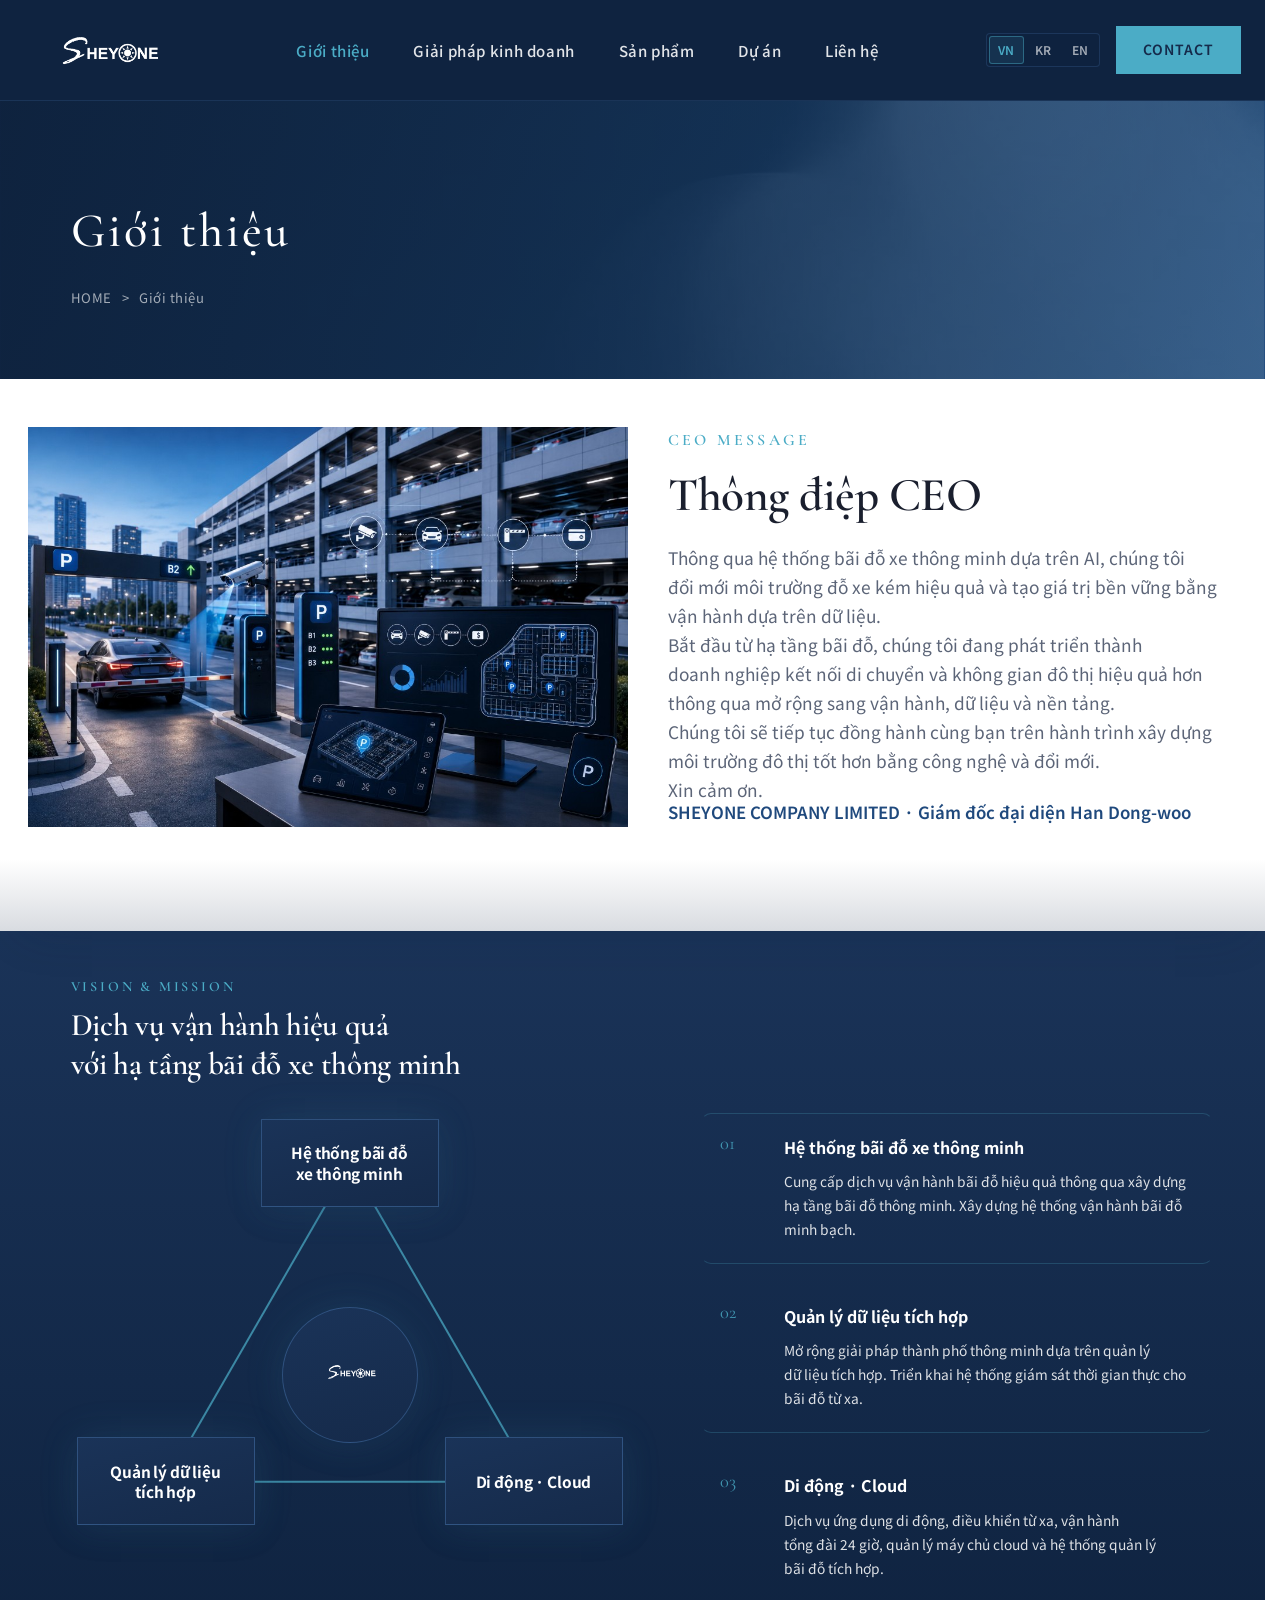
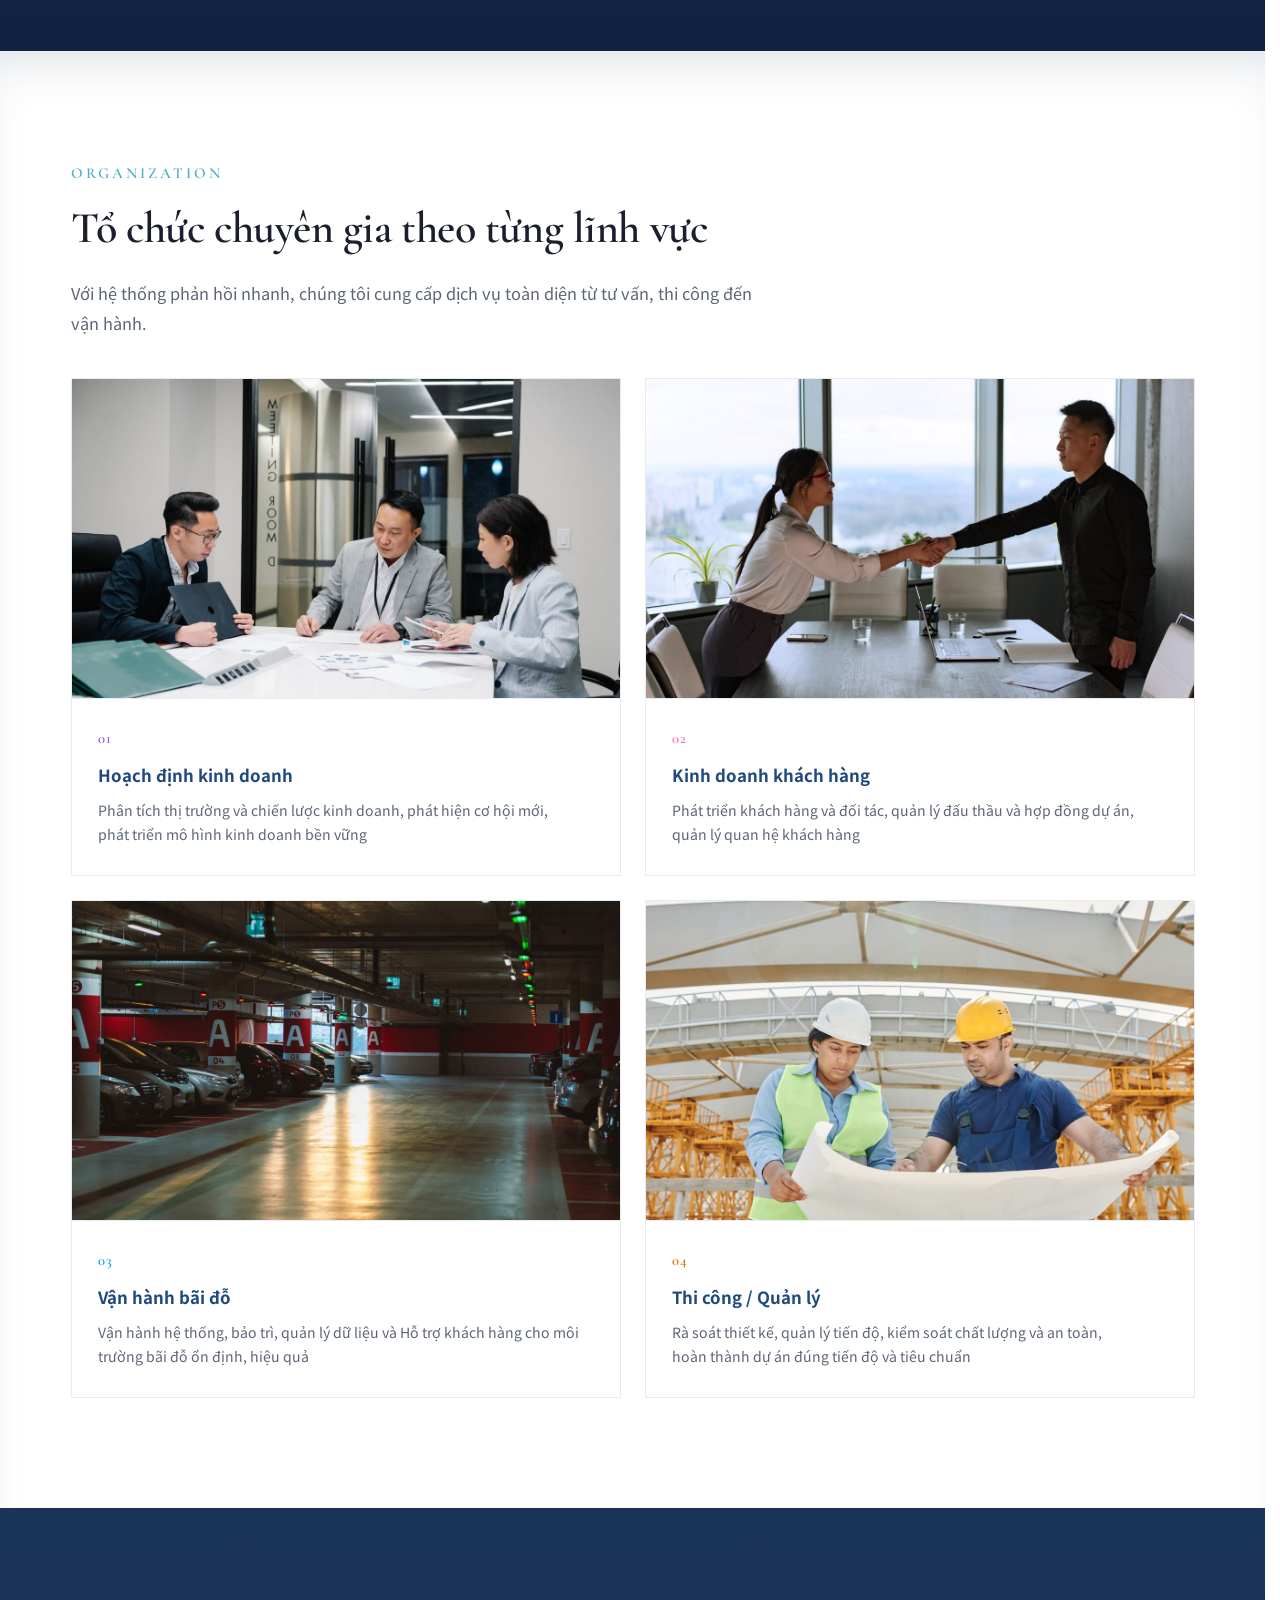
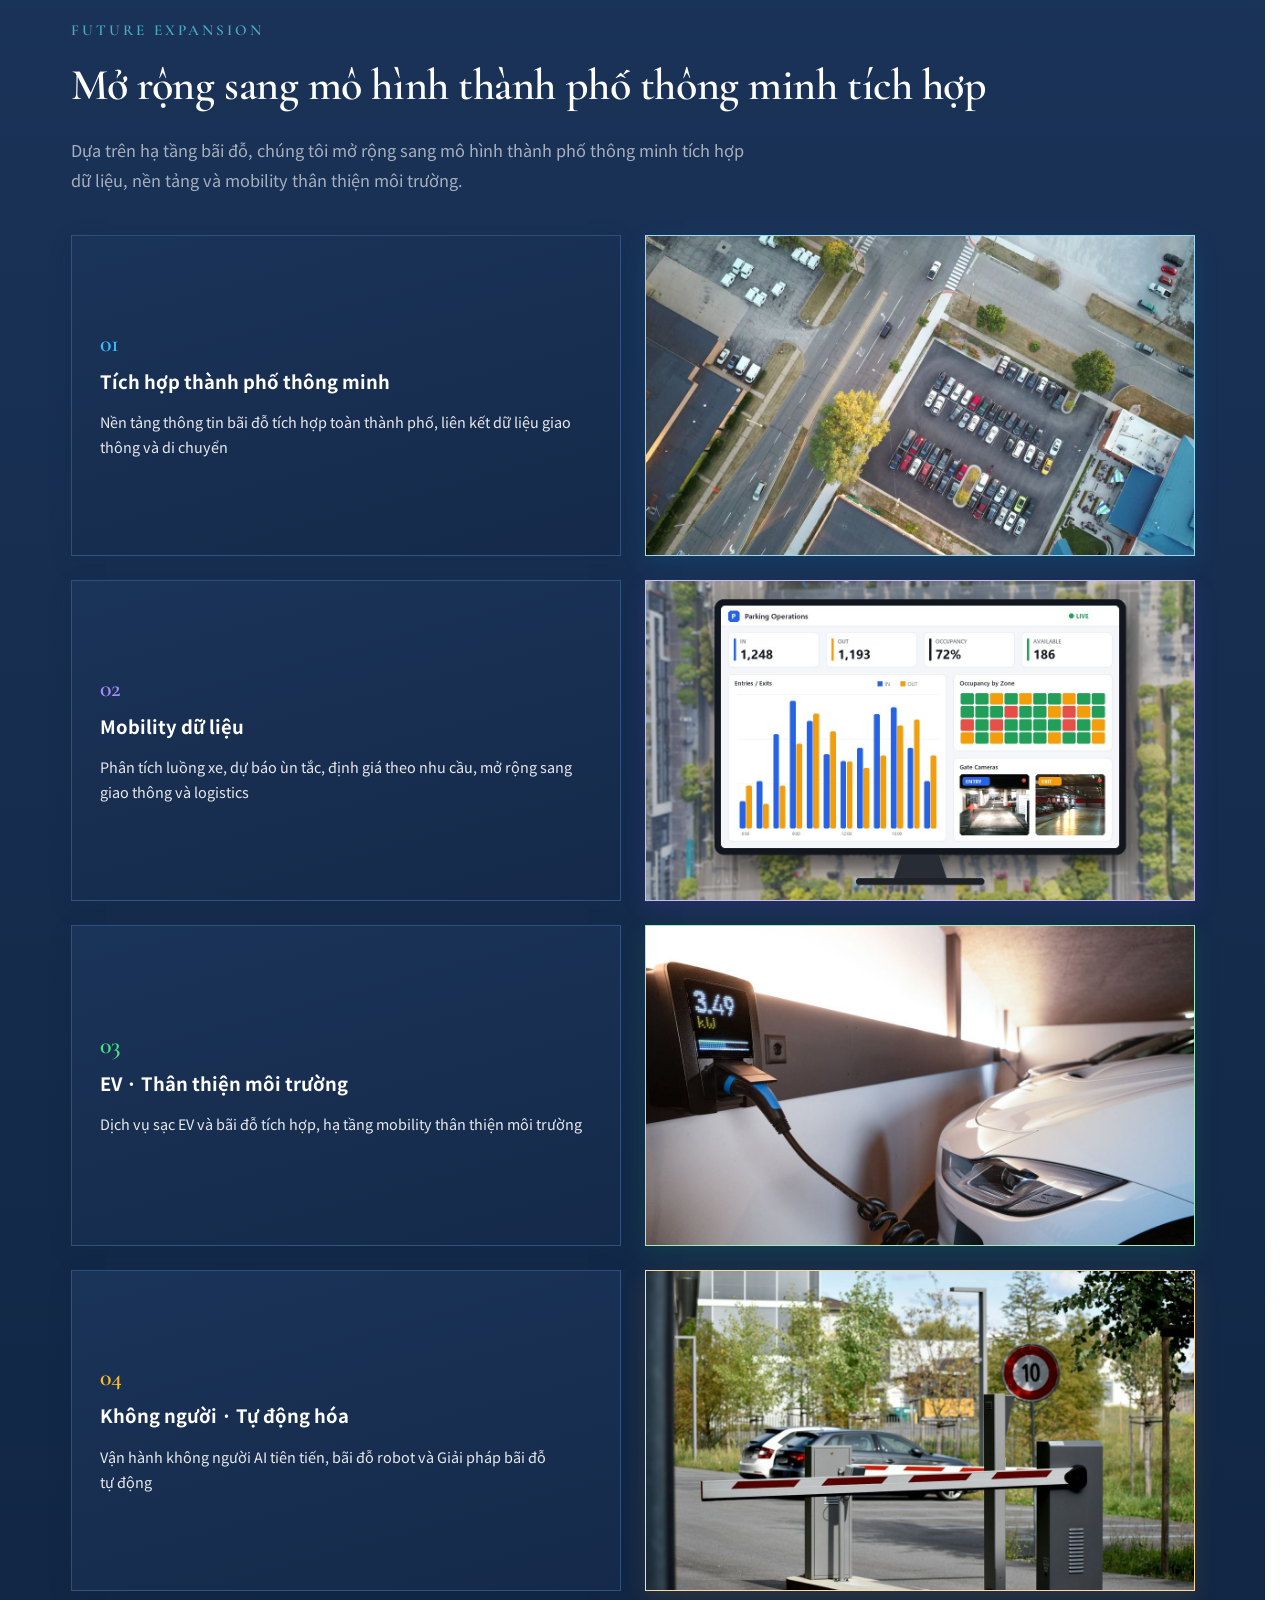
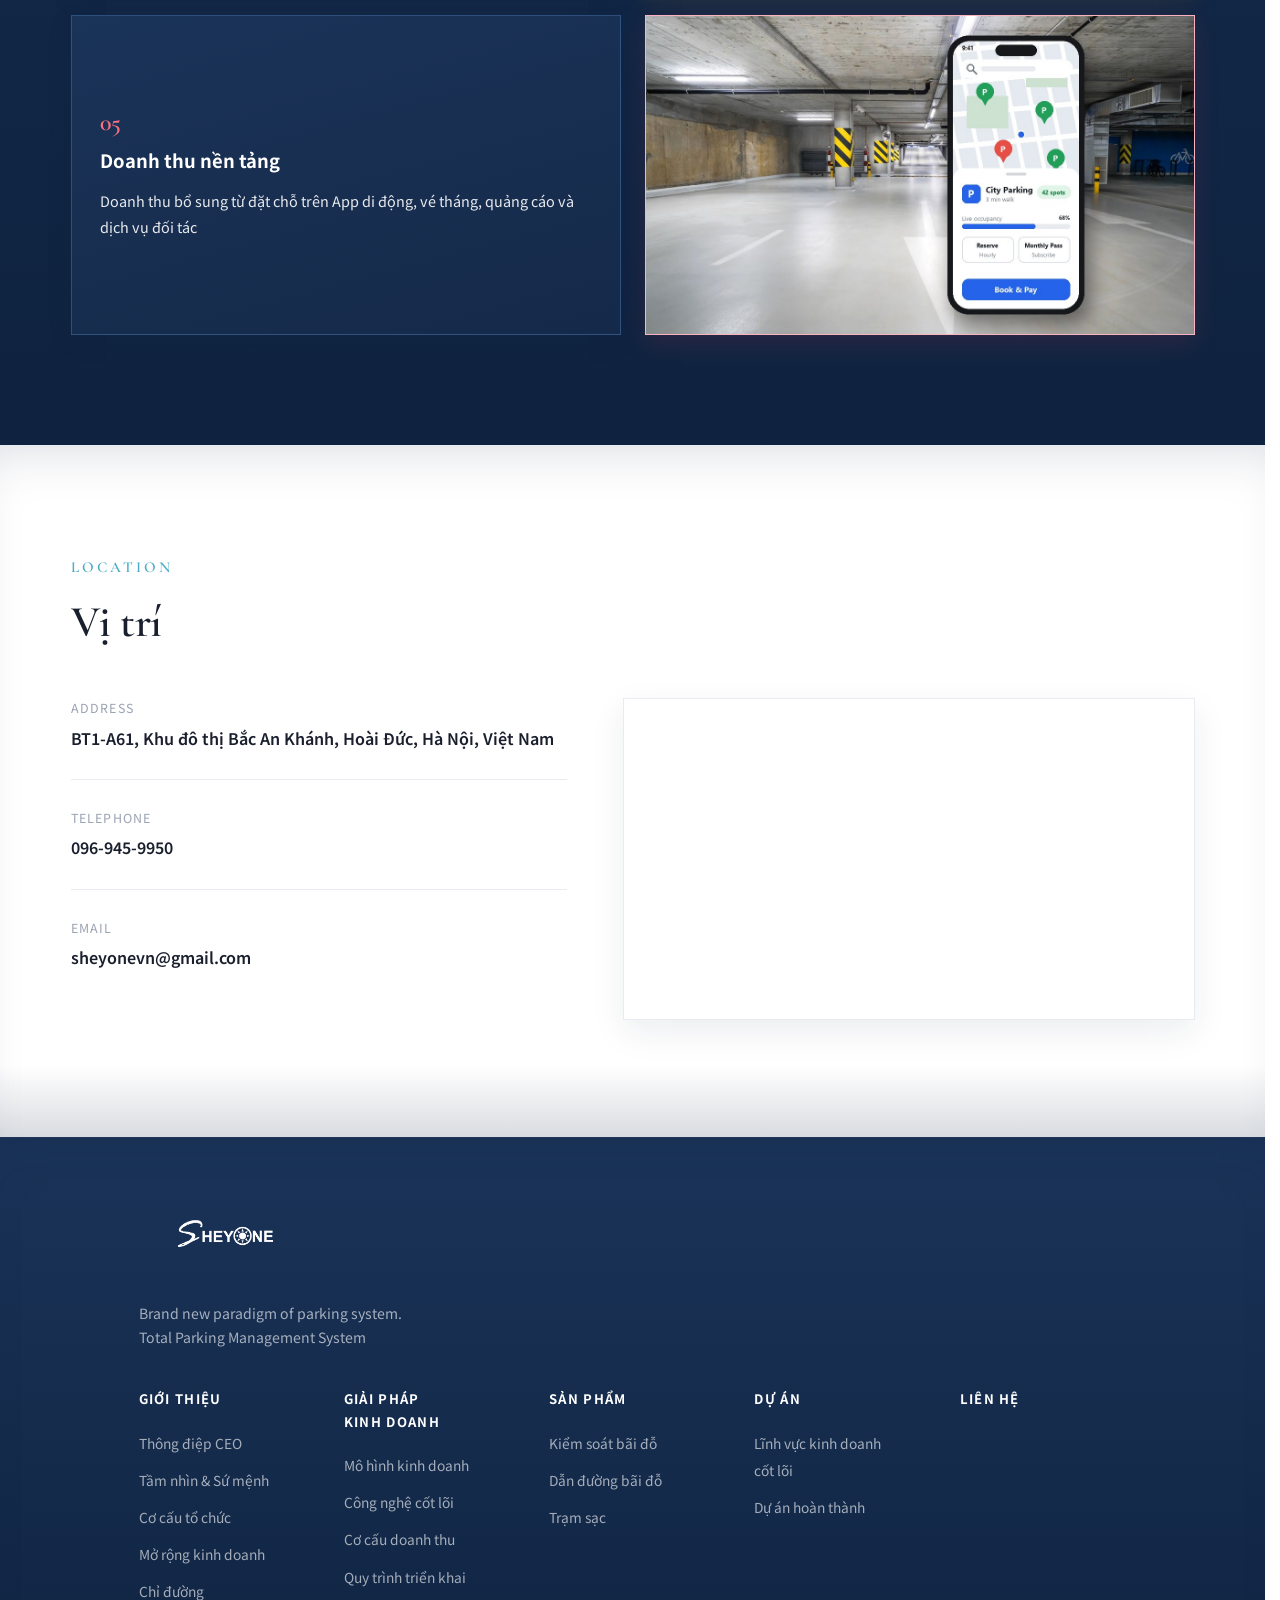
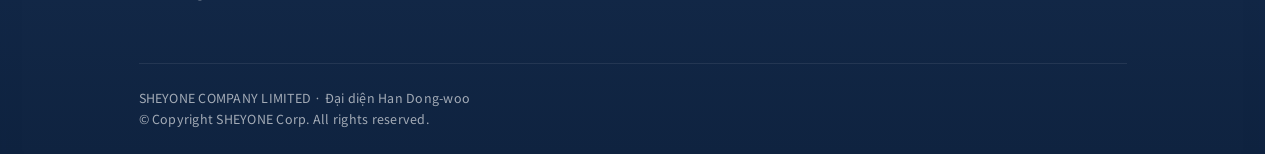
<file: about.html>
<!DOCTYPE html>
<html lang="vi">
<head>
  <meta charset="UTF-8">
  <meta name="viewport" content="width=device-width, initial-scale=1.0">
  <title>회사소개 | SHEYONE</title>
  <link href="https://fonts.googleapis.com/css2?family=Cormorant+Garamond:wght@500;600;700&family=Noto+Sans+KR:wght@400;500;600;700&display=swap" rel="stylesheet">
  <script>document.documentElement.classList.add('lang-pending');setTimeout(function(){document.documentElement.classList.remove('lang-pending');},3000);</script>
  <link rel="stylesheet" href="css/style.css">
  <link rel="stylesheet" href="css/lang.css">
</head>
<body data-i18n-title="about.title">

  <header class="header">
    <div class="container">
      <a href="index.html" class="logo"><img src="assets/logo.png" alt="SHEYONE"></a>
      <ul class="nav">
        <li>
          <a href="about.html" class="active" data-i18n="nav.about">회사소개</a>
          <div class="dropdown">
            <a href="about.html#ceo" data-i18n="nav.ceoMessage">인사말</a>
            <a href="about.html#vision" data-i18n="nav.vision">비전 &amp; 미션</a>
            <a href="about.html#org" data-i18n="nav.org">조직 구성</a>
            <a href="about.html#future" data-i18n="nav.expansion">사업 확장</a>
            <a href="about.html#location" data-i18n="nav.location">오시는 길</a>
          </div>
        </li>
        <li>
          <a href="solutions.html" data-i18n="nav.solutions">사업 솔루션</a>
          <div class="dropdown">
            <a href="solutions.html#business" data-i18n="nav.businessModel">사업 모델</a>
            <a href="solutions.html#tech" data-i18n="nav.tech">핵심 기술</a>
            <a href="solutions.html#revenue" data-i18n="nav.revenue">수익 구조</a>
            <a href="solutions.html#process" data-i18n="nav.process">도입 절차</a>
          </div>
        </li>
        <li>
          <a href="products.html" data-i18n="nav.products">제품 소개</a>
          <div class="dropdown">
            <a href="products.html#control" data-i18n="nav.prodControl">주차관제</a>
            <a href="products.html#guidance" data-i18n="nav.prodGuidance">주차유도</a>
            <a href="products.html#charger" data-i18n="nav.prodCharger">충전기</a>
          </div>
        </li>
        <li>
          <a href="projects.html" data-i18n="nav.projects">주요 프로젝트</a>
          <div class="dropdown">
            <a href="projects.html#major" data-i18n="nav.projMajor">핵심 사업 분야</a>
            <a href="projects.html#completed" data-i18n="nav.projCompleted">완성 프로젝트</a>
          </div>
        </li>
        <li><a href="contact.html" data-i18n="nav.contact">고객센터</a></li>
      </ul>
      <div class="header-cta">
        <div class="lang-switch" aria-label="Language">
          <a href="#" class="lang-btn" data-lang="vi">VN</a>
          <a href="#" class="lang-btn" data-lang="ko">KR</a>
          <a href="#" class="lang-btn" data-lang="en">EN</a>
        </div>
        <a href="contact.html" class="btn btn-primary" data-i18n="btn.contact">Contact</a>
        <button class="mobile-toggle" aria-label="메뉴" data-i18n-label="btn.menu"><span></span><span></span><span></span></button>
      </div>
    </div>
  </header>

  <div class="page-header">
    <div class="container">
      <h1 data-i18n="about.breadcrumb">회사소개</h1>
      <div class="breadcrumb"><a href="index.html" data-i18n="breadcrumb.home">HOME</a> &gt; <span data-i18n="about.breadcrumb">회사소개</span></div>
    </div>
  </div>

  <section class="section section-stripe-light" id="ceo">
    <div class="container about-split">
      <div class="about-image"><img src="assets/about.jpg" alt="SHEYONE" width="1024" height="682"></div>
      <div class="ceo-message-text">
        <div class="ceo-message-head">
          <div class="section-label">CEO Message</div>
          <h2 class="section-title" data-i18n="about.ceo.heading">인사말</h2>
        </div>
        <div class="ceo-message-desc">
          <div class="ceo-message-paragraphs">
            <p data-i18n="about.ceo.p1">당사는 인공지능 기반 스마트 주차 시스템을 통해 도시의 비효율적인 주차 환경을 혁신하고, 데이터 기반 운영을 통해 지속 가능한 가치를 창출하고 있습니다.</p>
            <p data-i18n="about.ceo.p2">주차 인프라 구축에서 시작하여 운영, 데이터, 그리고 플랫폼으로 확장하며 도시의 이동과 공간을 더욱 효율적으로 연결하는 기업으로 성장하고 있습니다.</p>
            <p data-i18n="about.ceo.p3">앞으로도 기술과 혁신을 바탕으로 더 나은 도시 환경을 만들어가는 여정에 함께하겠습니다.</p>
            <p data-i18n="about.ceo.p4">감사합니다.</p>
          </div>
        </div>
        <p class="ceo-message-sign" data-i18n="about.ceo.sign">SHEYONE COMPANY LIMITED · 대표이사 한동우</p>
      </div>
    </div>
  </section>

  <section class="section section-stripe-dark" id="vision">
    <div class="container">
      <div class="section-label">Vision &amp; Mission</div>
      <h2 class="section-title" data-i18n-html="about.vision.title">스마트 주차 인프라로<br>효율적인 운영 서비스</h2>
      <div class="vision-content">
        <div class="vision-triangle">
          <div class="vision-triangle-grid">
            <svg class="vision-triangle-lines" aria-hidden="true">
              <g class="vision-triangle-lines-group"></g>
            </svg>
            <div class="dark-card vision-box vision-box--top" data-vision-for="top">
              <h3 data-i18n-html="about.vision.c1tBox">스마트 주차시스템</h3>
            </div>
            <div class="dark-card vision-box vision-box--left" data-vision-for="left">
              <h3 data-i18n-html="about.vision.c2tBox">데이터 통합 관리</h3>
            </div>
            <div class="dark-card vision-box vision-box--right" data-vision-for="right">
              <h3 data-i18n-html="about.vision.c3tBox">모바일 · 클라우드</h3>
            </div>
            <div class="dark-card vision-logo">
              <img src="assets/logo.png" alt="SHEYONE">
            </div>
            <span class="vision-line-static vision-line-static--left" aria-hidden="true"></span>
            <span class="vision-line-static vision-line-static--right" aria-hidden="true"></span>
            <span class="vision-line-static vision-line-static--base" aria-hidden="true"></span>
          </div>
        </div>
        <div class="vision-details" aria-label="Vision and Mission details">
          <article class="vision-detail" data-vision-for="top">
            <span class="vision-detail-num">01</span>
            <div>
              <h3 data-i18n="about.vision.c1t">스마트 주차시스템</h3>
              <p data-i18n="about.vision.c1p">스마트 주차 인프라 구축으로 효율적인 주차 운영 서비스 제공. 투명한 주차장 운영체계 구축.</p>
            </div>
          </article>
          <article class="vision-detail" data-vision-for="left">
            <span class="vision-detail-num">02</span>
            <div>
              <h3 data-i18n="about.vision.c2t">데이터 통합 관리</h3>
              <p data-i18n="about.vision.c2p">데이터 통합 관리 기반으로 스마트시티 솔루션 확장. 원격지 주차장 실시간 모니터링 체계 도입.</p>
            </div>
          </article>
          <article class="vision-detail" data-vision-for="right">
            <span class="vision-detail-num">03</span>
            <div>
              <h3 data-i18n="about.vision.c3t">모바일 · 클라우드</h3>
              <p data-i18n="about.vision.c3p">모바일 App 서비스, 원격제어, 24시간 콜센터 운영, 클라우드 서버운영, 통합 주차관리 시스템.</p>
            </div>
          </article>
        </div>
      </div>
    </div>
  </section>

  <section class="section section-stripe-light" id="org">
    <div class="container">
      <div class="section-label">Organization</div>
      <h2 class="section-title" data-i18n="about.org.title">분야별 최고의 전문가 조직</h2>
      <p class="section-desc" data-i18n="about.org.desc">신속한 대응 체계로 상담, 시공, 운영에 대한 전반적인 업무 서비스를 지원합니다.</p>
      <div class="org-grid">
        <div class="org-card">
          <div class="org-card-media">
            <img src="assets/org/org-planning.jpg" alt="주차장 사업기획 및 전략 수립" width="1200" height="700" loading="lazy">
          </div>
          <div class="org-card-body">
            <span class="org-card-num">01</span>
            <h4 data-i18n="about.org.c1t">사업기획</h4>
            <p data-i18n="about.org.c1p">시장 분석과 사업 전략 수립, 신규 사업 기회 발굴, 지속적 성장을 위한 비즈니스 모델 개발</p>
          </div>
        </div>
        <div class="org-card">
          <div class="org-card-media">
            <img src="assets/org/org-sales.jpg" alt="고객 영업 및 파트너십" width="1200" height="700" loading="lazy">
          </div>
          <div class="org-card-body">
            <span class="org-card-num">02</span>
            <h4 data-i18n="about.org.c2t">고객영업</h4>
            <p data-i18n="about.org.c2p">고객 발굴과 파트너십 추진, 프로젝트 수주와 계약 관리, 고객 관계 관리</p>
          </div>
        </div>
        <div class="org-card">
          <div class="org-card-media">
            <img src="assets/org/org-operations.jpg" alt="주차 유도등이 설치된 실내 주차장" width="1200" height="700" loading="lazy">
          </div>
          <div class="org-card-body">
            <span class="org-card-num">03</span>
            <h4 data-i18n="about.org.c3t">주차장 운영</h4>
            <p data-i18n="about.org.c3p">시스템 운영, 유지보수, 데이터 관리 및 고객 지원, 안정적·효율적 주차 환경 제공</p>
          </div>
        </div>
        <div class="org-card">
          <div class="org-card-media">
            <img src="assets/org/org-construction.jpg" alt="주차장 시공 및 품질 관리" width="1200" height="700" loading="lazy">
          </div>
          <div class="org-card-body">
            <span class="org-card-num">04</span>
            <h4 data-i18n="about.org.c4t">시공 / 관리</h4>
            <p data-i18n="about.org.c4p">설계 검토, 공정 관리, 품질·안전 관리, 계획된 일정과 기준에 맞는 프로젝트 완공</p>
          </div>
        </div>
      </div>
    </div>
  </section>

  <section class="section section-stripe-dark" id="future">
    <div class="container">
      <div class="section-label">Future Expansion</div>
      <h2 class="section-title" data-i18n="about.future.title">스마트시티 통합 사업으로 확장</h2>
      <p class="section-desc" data-i18n="about.future.desc">주차 인프라 사업을 기반으로 데이터 · 플랫폼 · 친환경 모빌리티를 결합한 스마트시티 통합 사업으로 확장합니다.</p>
      <div class="future-stack">
        <article class="future-item">
          <figure class="future-item-media">
            <img src="assets/future/smart-city.jpg" alt="도심 도로와 건물 사이 주차장 항공뷰" width="1200" height="700" loading="lazy">
          </figure>
          <div class="future-item-body dark-card">
            <span class="future-item-num">01</span>
            <h3 data-i18n="about.future.c1t">스마트시티 통합</h3>
            <p data-i18n="about.future.c1p">도시 단위 주차 정보 통합 관리 플랫폼, 교통·모빌리티 데이터 연계</p>
          </div>
        </article>
        <article class="future-item">
          <figure class="future-item-media">
            <img src="assets/future/data-mobility.jpg" alt="주차장 입출차·점유 현황 통합 관리 대시보드" width="1200" height="700" loading="lazy">
          </figure>
          <div class="future-item-body dark-card">
            <span class="future-item-num">02</span>
            <h3 data-i18n="about.future.c2t">데이터 모빌리티</h3>
            <p data-i18n="about.future.c2p">차량 흐름 분석, 혼잡도 예측, 수요 기반 요금 정책, 교통·물류 분야 확장</p>
          </div>
        </article>
        <article class="future-item">
          <figure class="future-item-media">
            <img src="assets/future/ev-green.jpg" alt="실내 주차장 전기차 충전기와 충전 중인 차량" width="1200" height="700" loading="lazy">
          </figure>
          <div class="future-item-body dark-card">
            <span class="future-item-num">03</span>
            <h3 data-i18n="about.future.c3t">EV · 친환경</h3>
            <p data-i18n="about.future.c3p">전기차 충전과 주차 통합 서비스, 친환경 모빌리티 인프라 사업</p>
          </div>
        </article>
        <article class="future-item">
          <figure class="future-item-media">
            <img src="assets/future/automation.jpg" alt="주차장 출입구의 자동 차단기와 출입 제어 단말" width="1200" height="700" loading="lazy">
          </figure>
          <div class="future-item-body dark-card">
            <span class="future-item-num">04</span>
            <h3 data-i18n="about.future.c4t">무인 · 자동화</h3>
            <p data-i18n="about.future.c4p">AI 무인 운영 고도화, 로봇 주차 및 자동화 주차 솔루션 도입</p>
          </div>
        </article>
        <article class="future-item">
          <figure class="future-item-media">
            <img src="assets/future/platform.jpg" alt="주차 예약·정기권 모바일 앱 화면" width="1200" height="700" loading="lazy">
          </figure>
          <div class="future-item-body dark-card">
            <span class="future-item-num">05</span>
            <h3 data-i18n="about.future.c5t">플랫폼 수익</h3>
            <p data-i18n="about.future.c5p">모바일 App 예약, 정기권, 광고, 제휴 서비스 등 부가 수익 창출</p>
          </div>
        </article>
      </div>
    </div>
  </section>

  <section class="section section-stripe-light" id="location">
    <div class="container">
      <div class="section-label">Location</div>
      <h2 class="section-title" data-i18n="about.loc.title">오시는 길</h2>
      <div class="contact-grid">
        <div>
          <div class="info-item"><div><div class="label" data-i18n="label.address">Address</div><div class="value">BT1-A61, Khu đô thị Bắc An Khánh, Hoài Đức, Hà Nội, Việt Nam</div></div></div>
          <div class="info-item"><div><div class="label" data-i18n="label.telephone">Telephone</div><div class="value">096-945-9950</div></div></div>
          <div class="info-item"><div><div class="label" data-i18n="label.email">Email</div><div class="value">sheyonevn@gmail.com</div></div></div>
        </div>
        <div class="location-map">
          <iframe title="SHEYONE location map" loading="lazy" referrerpolicy="no-referrer-when-downgrade" src="https://maps.google.com/maps?q=21.0185,105.7250&amp;z=14&amp;output=embed"></iframe>
        </div>
      </div>
    </div>
  </section>

  <footer class="footer">
    <div class="container">
      <div class="footer-grid">
        <div class="footer-brand">
          <img src="assets/logo.png" alt="SHEYONE">
          <p data-i18n-html="footer.tagline">Brand new paradigm of parking system.<br>Total Parking Management System — Việt Nam</p>
        </div>
        <div>
          <h4 data-i18n="nav.about">회사소개</h4>
          <ul class="footer-links">
            <li><a href="about.html#ceo" data-i18n="nav.ceoMessage">인사말</a></li>
            <li><a href="about.html#vision" data-i18n="nav.vision">비전 &amp; 미션</a></li>
            <li><a href="about.html#org" data-i18n="nav.org">조직 구성</a></li>
            <li><a href="about.html#future" data-i18n="nav.expansion">사업 확장</a></li>
            <li><a href="about.html#location" data-i18n="nav.location">오시는 길</a></li>
          </ul>
        </div>
        <div>
          <h4 data-i18n="nav.solutions">사업 솔루션</h4>
          <ul class="footer-links">
            <li><a href="solutions.html#business" data-i18n="nav.businessModel">사업 모델</a></li>
            <li><a href="solutions.html#tech" data-i18n="nav.tech">핵심 기술</a></li>
            <li><a href="solutions.html#revenue" data-i18n="nav.revenue">수익 구조</a></li>
            <li><a href="solutions.html#process" data-i18n="nav.process">도입 절차</a></li>
          </ul>
        </div>
        <div>
          <h4 data-i18n="nav.products">제품 소개</h4>
          <ul class="footer-links">
            <li><a href="products.html#control" data-i18n="nav.prodControl">주차관제</a></li>
            <li><a href="products.html#guidance" data-i18n="nav.prodGuidance">주차유도</a></li>
            <li><a href="products.html#charger" data-i18n="nav.prodCharger">충전기</a></li>
          </ul>
        </div>
        <div>
          <h4 data-i18n="nav.projects">주요 프로젝트</h4>
          <ul class="footer-links">
            <li><a href="projects.html#major" data-i18n="nav.projMajor">핵심 사업 분야</a></li>
            <li><a href="projects.html#completed" data-i18n="nav.projCompleted">완성 프로젝트</a></li>
          </ul>
        </div>
        <div>
          <h4><a href="contact.html" data-i18n="nav.contact">고객센터</a></h4>
        </div>
      </div>
      <div class="footer-bottom">
        <p data-i18n="footer.copyFull">SHEYONE COMPANY LIMITED · 대표 한동우</p>
        <p data-i18n="footer.copy">© Copyright SHEYONE Corp. All rights reserved.</p>
      </div>
    </div>
  </footer>
  <script src="js/i18n.js"></script>
  <script src="js/lang.js"></script>
  <script src="js/main.js"></script>
</body>
</html>
</file>
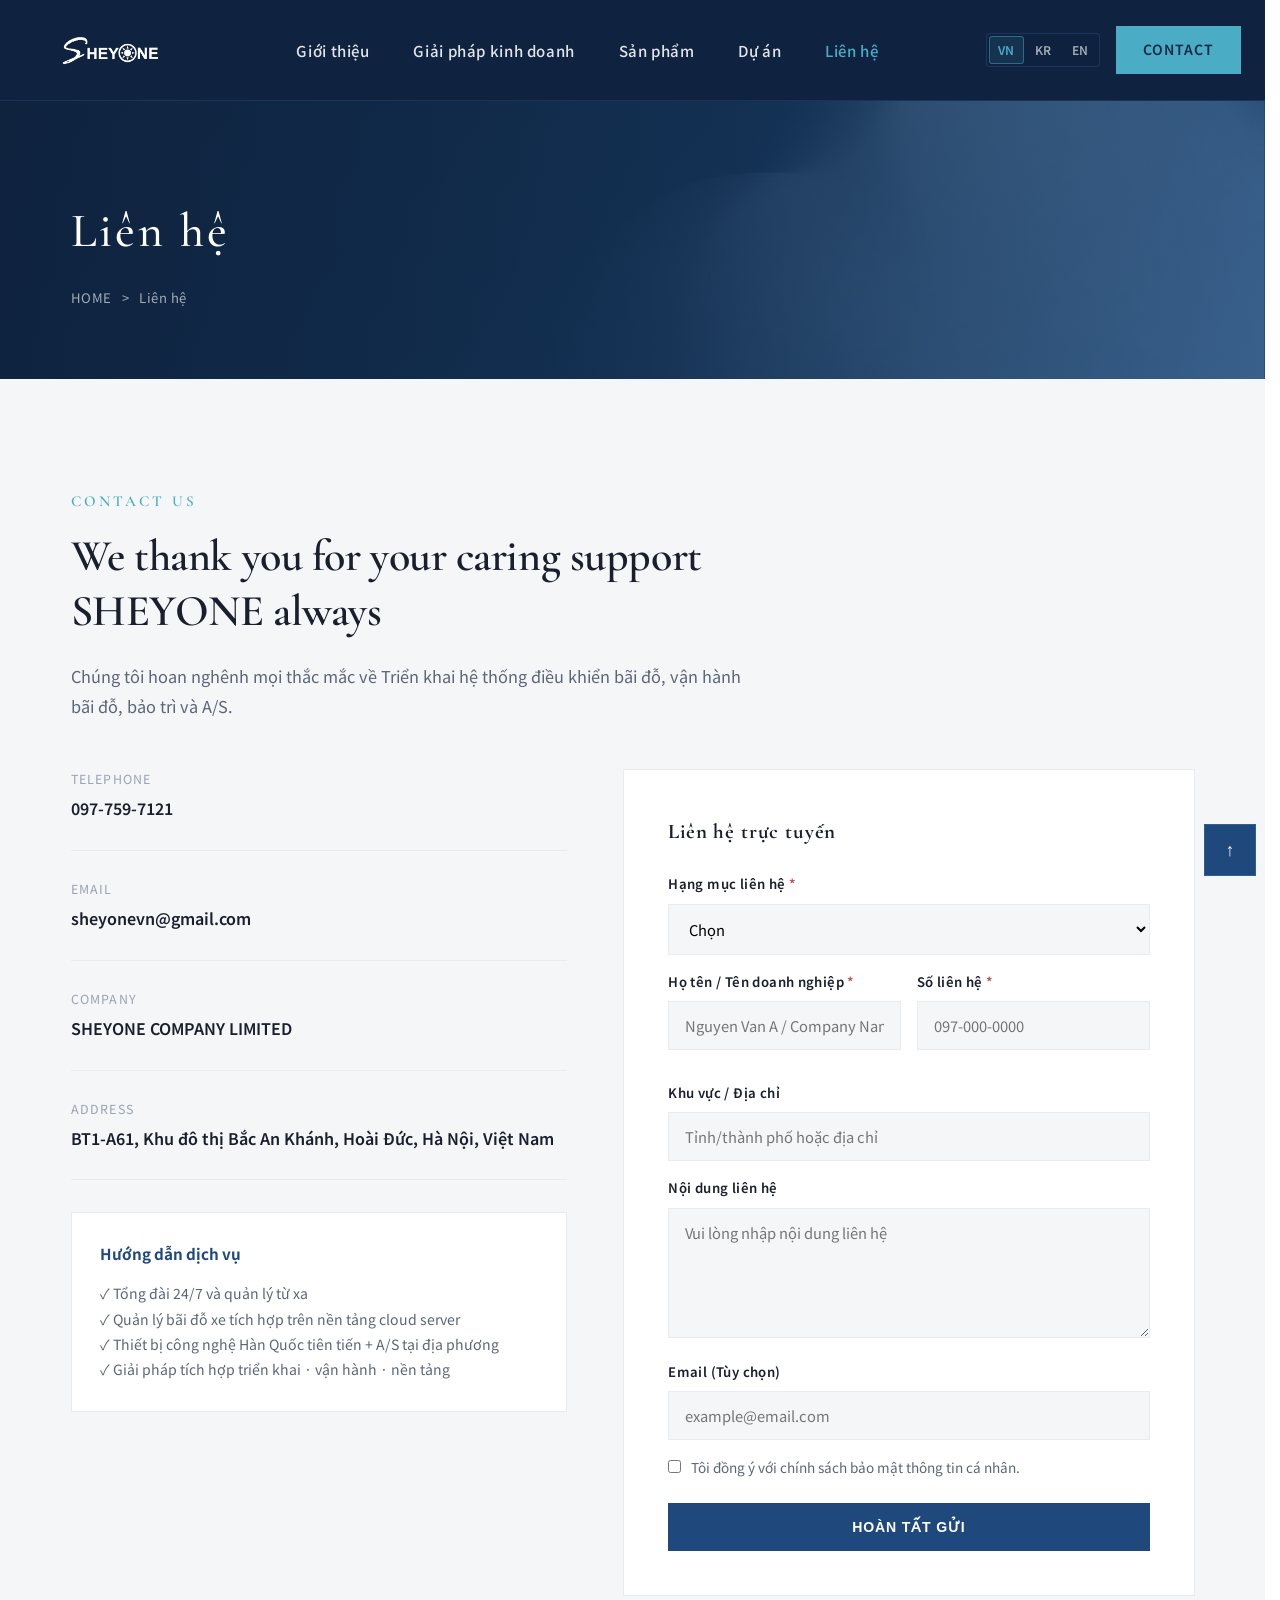
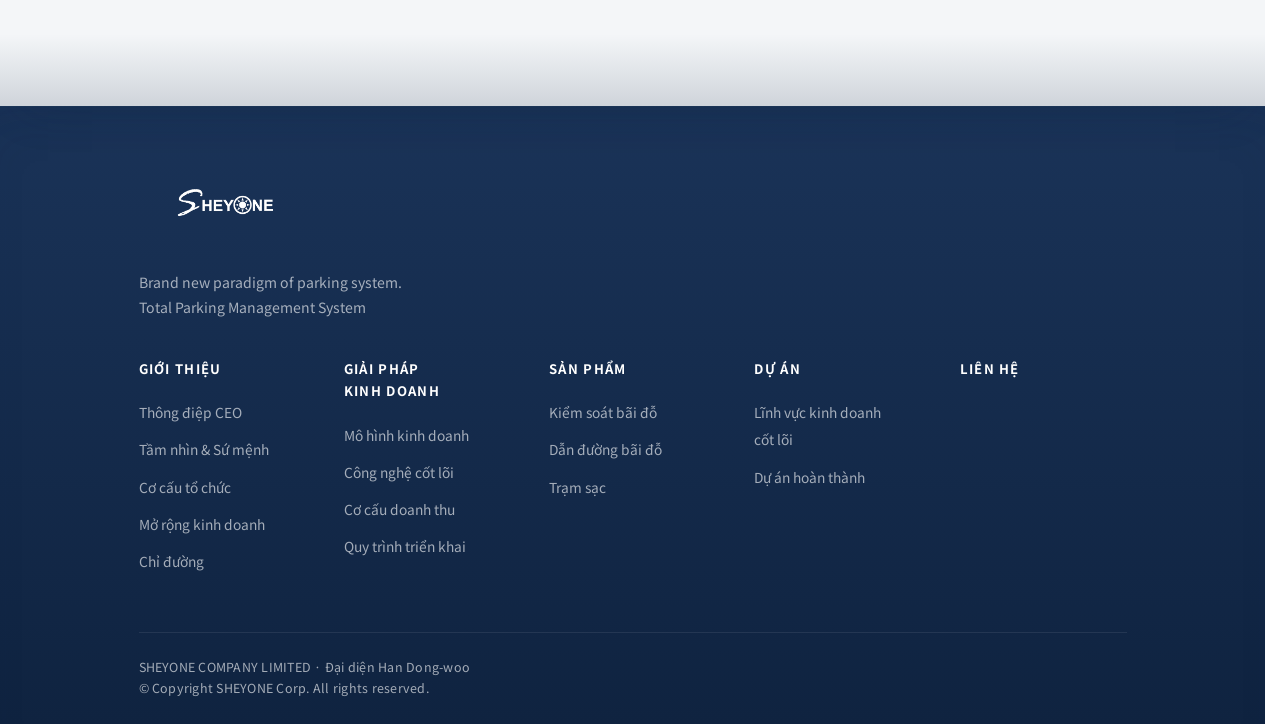
<file: contact.html>
<!DOCTYPE html>
<html lang="vi">
<head>
  <meta charset="UTF-8">
  <meta name="viewport" content="width=device-width, initial-scale=1.0">
  <title>고객센터 | SHEYONE</title>
  <link href="https://fonts.googleapis.com/css2?family=Cormorant+Garamond:wght@500;600;700&family=Noto+Sans+KR:wght@400;500;600;700&display=swap" rel="stylesheet">
  <script>document.documentElement.classList.add('lang-pending');setTimeout(function(){document.documentElement.classList.remove('lang-pending');},3000);</script>
  <link rel="stylesheet" href="css/style.css">
  <link rel="stylesheet" href="css/lang.css">
</head>
<body data-i18n-title="contact.title">

  <header class="header">
    <div class="container">
      <a href="index.html" class="logo"><img src="assets/logo.png" alt="SHEYONE"></a>
      <ul class="nav">
        <li>
          <a href="about.html" data-i18n="nav.about">회사소개</a>
          <div class="dropdown">
            <a href="about.html#ceo" data-i18n="nav.ceoMessage">인사말</a>
            <a href="about.html#vision" data-i18n="nav.vision">비전 &amp; 미션</a>
            <a href="about.html#org" data-i18n="nav.org">조직 구성</a>
            <a href="about.html#future" data-i18n="nav.expansion">사업 확장</a>
            <a href="about.html#location" data-i18n="nav.location">오시는 길</a>
          </div>
        </li>
        <li>
          <a href="solutions.html" data-i18n="nav.solutions">사업 솔루션</a>
          <div class="dropdown">
            <a href="solutions.html#business" data-i18n="nav.businessModel">사업 모델</a>
            <a href="solutions.html#tech" data-i18n="nav.tech">핵심 기술</a>
            <a href="solutions.html#revenue" data-i18n="nav.revenue">수익 구조</a>
            <a href="solutions.html#process" data-i18n="nav.process">도입 절차</a>
          </div>
        </li>
        <li>
          <a href="products.html" data-i18n="nav.products">제품 소개</a>
          <div class="dropdown">
            <a href="products.html#control" data-i18n="nav.prodControl">주차관제</a>
            <a href="products.html#guidance" data-i18n="nav.prodGuidance">주차유도</a>
            <a href="products.html#charger" data-i18n="nav.prodCharger">충전기</a>
          </div>
        </li>
        <li>
          <a href="projects.html" data-i18n="nav.projects">주요 프로젝트</a>
          <div class="dropdown">
            <a href="projects.html#major" data-i18n="nav.projMajor">핵심 사업 분야</a>
            <a href="projects.html#completed" data-i18n="nav.projCompleted">완성 프로젝트</a>
          </div>
        </li>
        <li><a href="contact.html" class="active" data-i18n="nav.contact">고객센터</a></li>
      </ul>
      <div class="header-cta">
        <div class="lang-switch" aria-label="Language">
          <a href="#" class="lang-btn" data-lang="vi">VN</a>
          <a href="#" class="lang-btn" data-lang="ko">KR</a>
          <a href="#" class="lang-btn" data-lang="en">EN</a>
        </div>
        <a href="contact.html" class="btn btn-primary" data-i18n="btn.contact">Contact</a>
        <button class="mobile-toggle" aria-label="메뉴" data-i18n-label="btn.menu"><span></span><span></span><span></span></button>
      </div>
    </div>
  </header>

  <div class="page-header">
    <div class="container">
      <h1 data-i18n="contact.breadcrumb">고객센터</h1>
      <div class="breadcrumb"><a href="index.html" data-i18n="breadcrumb.home">HOME</a> &gt; <span data-i18n="contact.breadcrumb">고객센터</span></div>
    </div>
  </div>

  <section class="section section-light">
    <div class="container">
      <div class="section-label">Contact Us</div>
      <h2 class="section-title" data-i18n-html="contact.heading">We thank you for your caring support<br>SHEYONE always</h2>
      <p class="section-desc" data-i18n="contact.desc">주차관제 시스템 구축, 주차장 운영, 유지보수, A/S 등 모든 문의를 환영합니다.</p>

      <div class="contact-grid">
        <div>
          <div class="info-item"><div><div class="label" data-i18n="label.telephone">Telephone</div><div class="value">097-759-7121</div></div></div>
          <div class="info-item"><div><div class="label" data-i18n="label.email">Email</div><div class="value">sheyonevn@gmail.com</div></div></div>
          <div class="info-item"><div><div class="label" data-i18n="label.company">Company</div><div class="value" data-i18n="contact.companyVal">SHEYONE COMPANY LIMITED</div></div></div>
          <div class="info-item"><div><div class="label" data-i18n="label.address">Address</div><div class="value">BT1-A61, Khu đô thị Bắc An Khánh, Hoài Đức, Hà Nội, Việt Nam</div></div></div>
          <div style="margin-top:32px;padding:28px;background:var(--white);border:1px solid var(--gray-200);">
            <h4 style="margin-bottom:14px;color:var(--primary);font-size:0.95rem;" data-i18n="form.serviceGuide">서비스 안내</h4>
            <p style="font-size:0.88rem;color:var(--gray-600);line-height:1.8;" data-i18n-html="form.serviceList">✓ 24시간 콜센터 · 원격관리<br>✓ 클라우드 서버 기반 통합 주차관리<br>✓ 첨단 한국 기술 장비 + 현지 A/S<br>✓ 구축 · 운영 · 플랫폼 통합 솔루션</p>
          </div>
        </div>

        <form class="contact-form" id="contactForm" novalidate>
          <input type="checkbox" name="botcheck" class="contact-form-honeypot" tabindex="-1" autocomplete="off" aria-hidden="true">
          <h3 style="margin-bottom:24px;font-family:var(--serif);font-size:1.3rem;letter-spacing:0.04em;" data-i18n="form.online">온라인 문의</h3>
          <div class="form-group">
            <label><span data-i18n="form.inquiryType">문의항목</span> <span class="req">*</span></label>
            <select name="inquiry_type" required>
              <option value="" data-i18n="form.select">선택해주세요</option>
              <optgroup data-i18n-label="form.group.build">
                <option value="build-quote" data-i18n="form.opt.build1">주차관제 시스템 구축 / 견적</option>
                <option value="build-ev" data-i18n="form.opt.build2">영상유도 · EV충전 설치</option>
                <option value="build-site" data-i18n="form.opt.build3">건설현장 · 신축건물</option>
              </optgroup>
              <optgroup data-i18n-label="form.group.ops">
                <option value="ops-outsource" data-i18n="form.opt.ops1">주차장 운영 / 위탁</option>
                <option value="ops-public" data-i18n="form.opt.ops2">공공 · 노상 주차장</option>
                <option value="ops-land" data-i18n="form.opt.ops3">유휴부지 개발</option>
              </optgroup>
              <optgroup data-i18n-label="form.group.other">
                <option value="other-as" data-i18n="form.opt.other1">A/S · 유지보수</option>
                <option value="other-partner" data-i18n="form.opt.other2">파트너십 / 제휴</option>
              </optgroup>
            </select>
          </div>
          <div class="form-row">
            <div class="form-group"><label><span data-i18n="form.name">성함 / 기업명</span> <span class="req">*</span></label><input type="text" name="name" required data-i18n-placeholder="form.namePh" placeholder="홍길동 / Company Name"></div>
            <div class="form-group"><label><span data-i18n="form.phone">연락처</span> <span class="req">*</span></label><input type="tel" name="phone" required data-i18n-placeholder="form.phonePh" placeholder="097-000-0000"></div>
          </div>
          <div class="form-group"><label data-i18n="form.region">지역 / 주소</label><input type="text" name="region" data-i18n-placeholder="form.regionPh" placeholder="시/도, 구역 또는 주소"></div>
          <div class="form-group"><label data-i18n="form.message">문의내용</label><textarea name="message" data-i18n-placeholder="form.messagePh" placeholder="문의 내용을 입력해주세요"></textarea></div>
          <div class="form-group"><label data-i18n="form.emailOpt">이메일 (선택)</label><input type="email" name="email" placeholder="example@email.com"></div>
          <label class="form-check"><input type="checkbox" name="privacy" required><span data-i18n="form.privacy">개인정보처리방침에 동의합니다.</span></label>
          <p class="form-status" id="contactFormStatus" role="status" aria-live="polite" hidden></p>
          <button type="submit" class="btn btn-dark contact-form-submit" style="width:100%;justify-content:center;" data-i18n="btn.submit">작성 완료</button>
        </form>
      </div>
    </div>
  </section>

  <footer class="footer">
    <div class="container">
      <div class="footer-grid">
        <div class="footer-brand">
          <img src="assets/logo.png" alt="SHEYONE">
          <p data-i18n-html="footer.tagline">Brand new paradigm of parking system.<br>Total Parking Management System — Việt Nam</p>
        </div>
        <div>
          <h4 data-i18n="nav.about">회사소개</h4>
          <ul class="footer-links">
            <li><a href="about.html#ceo" data-i18n="nav.ceoMessage">인사말</a></li>
            <li><a href="about.html#vision" data-i18n="nav.vision">비전 &amp; 미션</a></li>
            <li><a href="about.html#org" data-i18n="nav.org">조직 구성</a></li>
            <li><a href="about.html#future" data-i18n="nav.expansion">사업 확장</a></li>
            <li><a href="about.html#location" data-i18n="nav.location">오시는 길</a></li>
          </ul>
        </div>
        <div>
          <h4 data-i18n="nav.solutions">사업 솔루션</h4>
          <ul class="footer-links">
            <li><a href="solutions.html#business" data-i18n="nav.businessModel">사업 모델</a></li>
            <li><a href="solutions.html#tech" data-i18n="nav.tech">핵심 기술</a></li>
            <li><a href="solutions.html#revenue" data-i18n="nav.revenue">수익 구조</a></li>
            <li><a href="solutions.html#process" data-i18n="nav.process">도입 절차</a></li>
          </ul>
        </div>
        <div>
          <h4 data-i18n="nav.products">제품 소개</h4>
          <ul class="footer-links">
            <li><a href="products.html#control" data-i18n="nav.prodControl">주차관제</a></li>
            <li><a href="products.html#guidance" data-i18n="nav.prodGuidance">주차유도</a></li>
            <li><a href="products.html#charger" data-i18n="nav.prodCharger">충전기</a></li>
          </ul>
        </div>
        <div>
          <h4 data-i18n="nav.projects">주요 프로젝트</h4>
          <ul class="footer-links">
            <li><a href="projects.html#major" data-i18n="nav.projMajor">핵심 사업 분야</a></li>
            <li><a href="projects.html#completed" data-i18n="nav.projCompleted">완성 프로젝트</a></li>
          </ul>
        </div>
        <div>
          <h4><a href="contact.html" data-i18n="nav.contact">고객센터</a></h4>
        </div>
      </div>
      <div class="footer-bottom">
        <p data-i18n="footer.copyFull">SHEYONE COMPANY LIMITED · 대표 한동우</p>
        <p data-i18n="footer.copy">© Copyright SHEYONE Corp. All rights reserved.</p>
      </div>
    </div>
  </footer>

  <div class="float-cta"><button class="float-btn" onclick="window.scrollTo({top:0,behavior:'smooth'})">↑</button></div>
  <script src="js/i18n.js"></script>
  <script src="js/lang.js"></script>
  <script src="js/form-config.js"></script>
  <script src="js/main.js"></script>
</body>
</html>
</file>
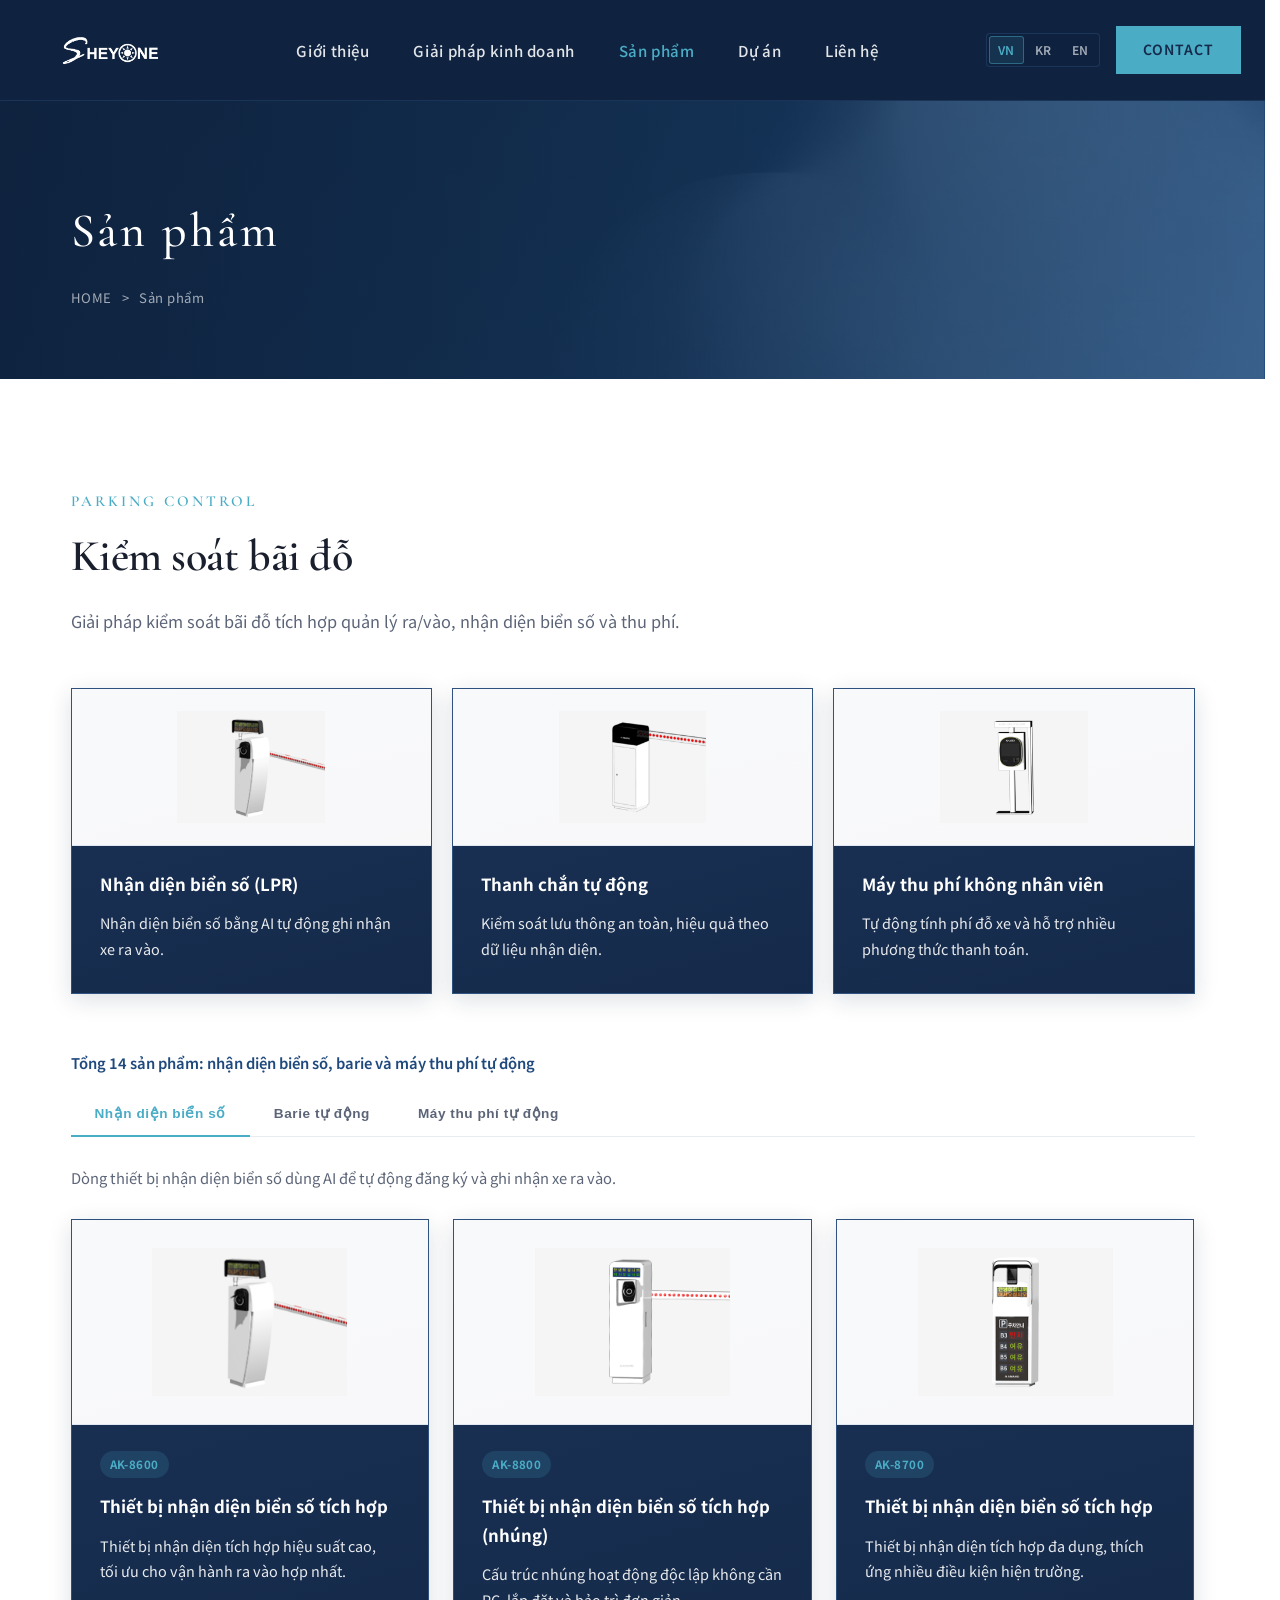
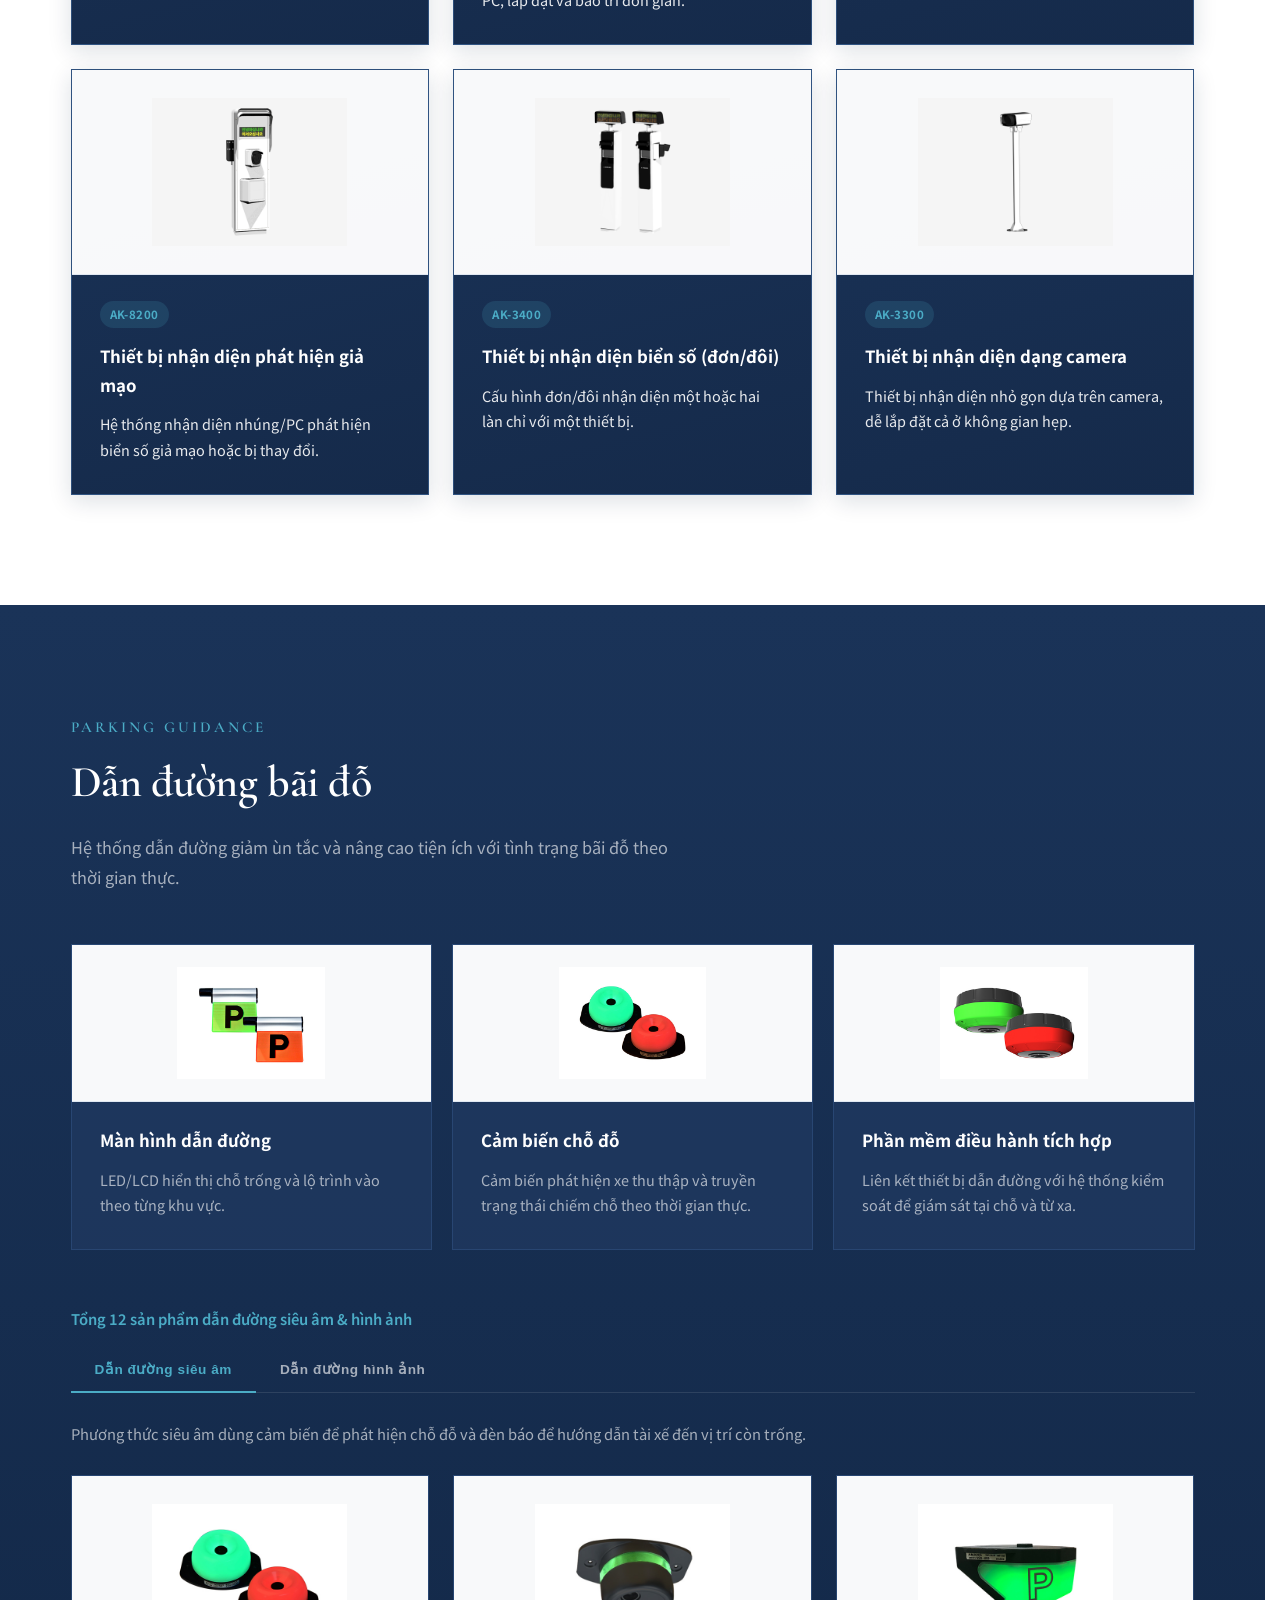
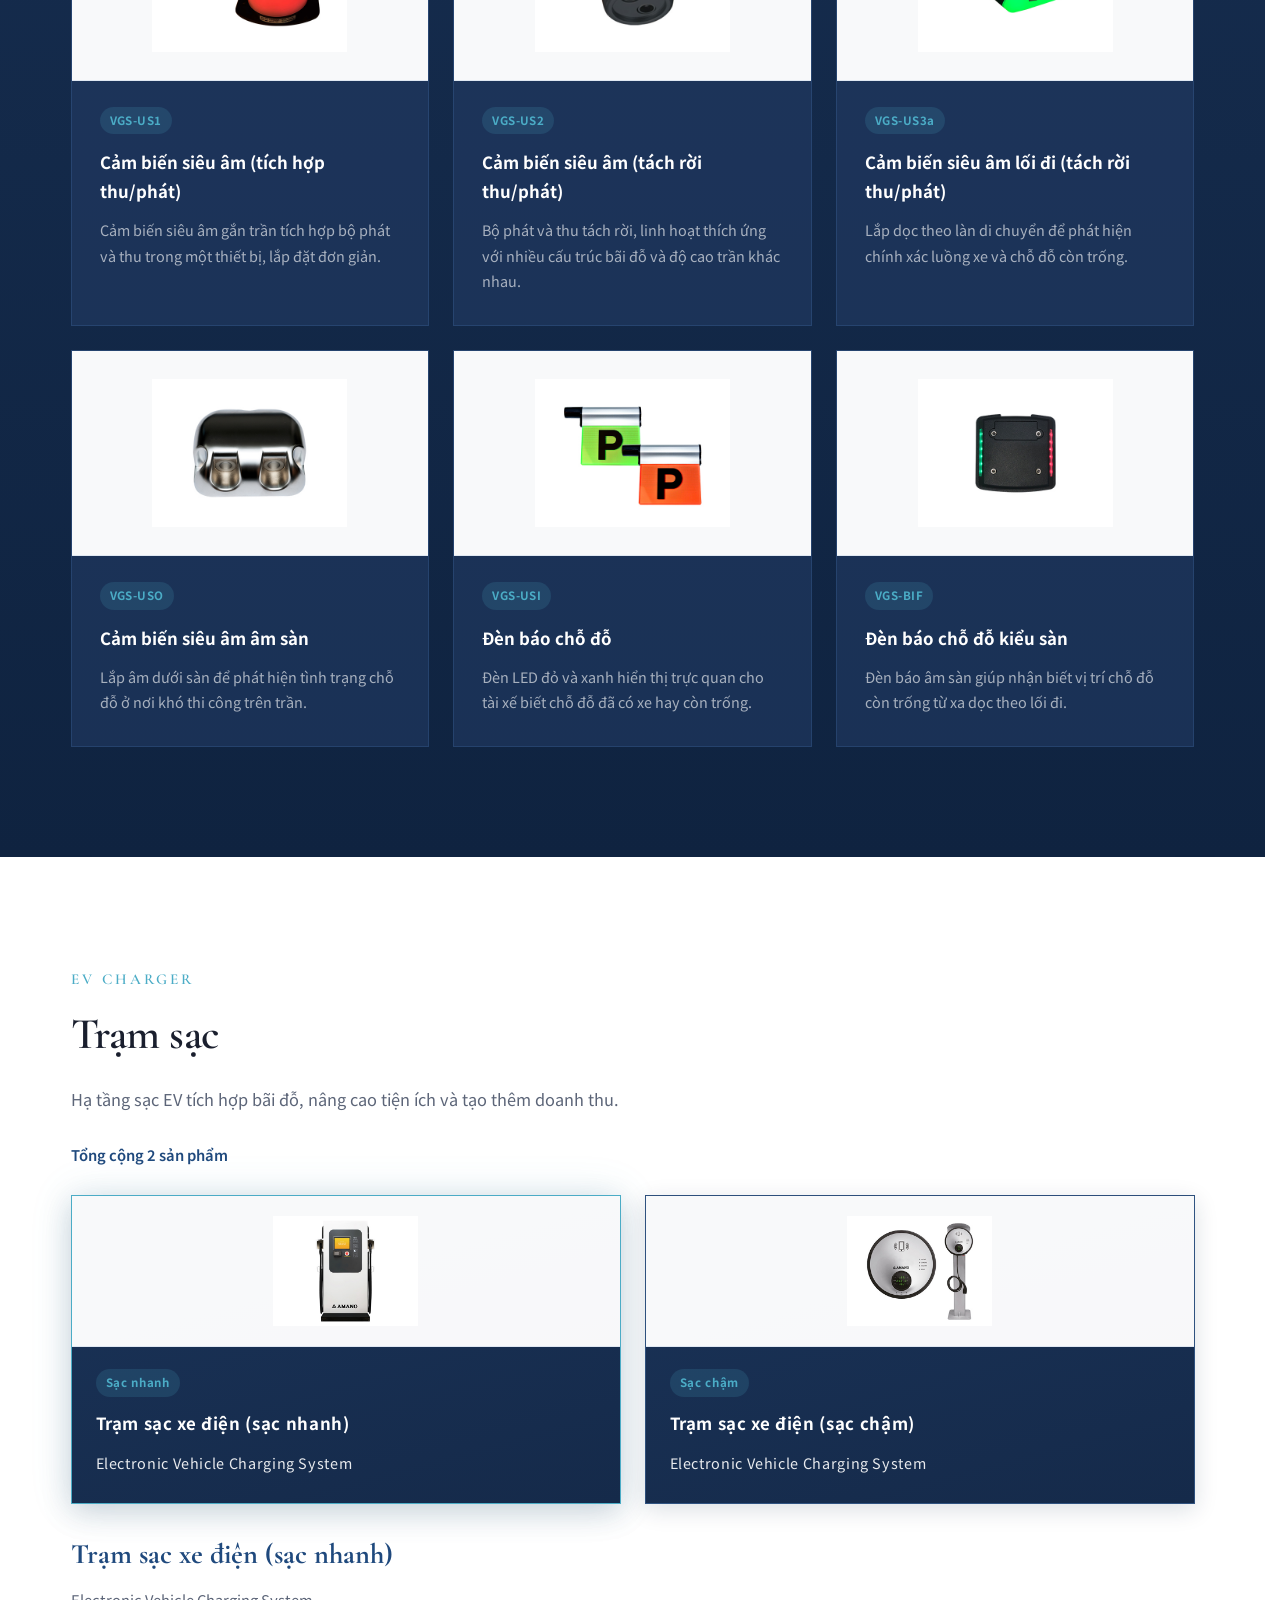
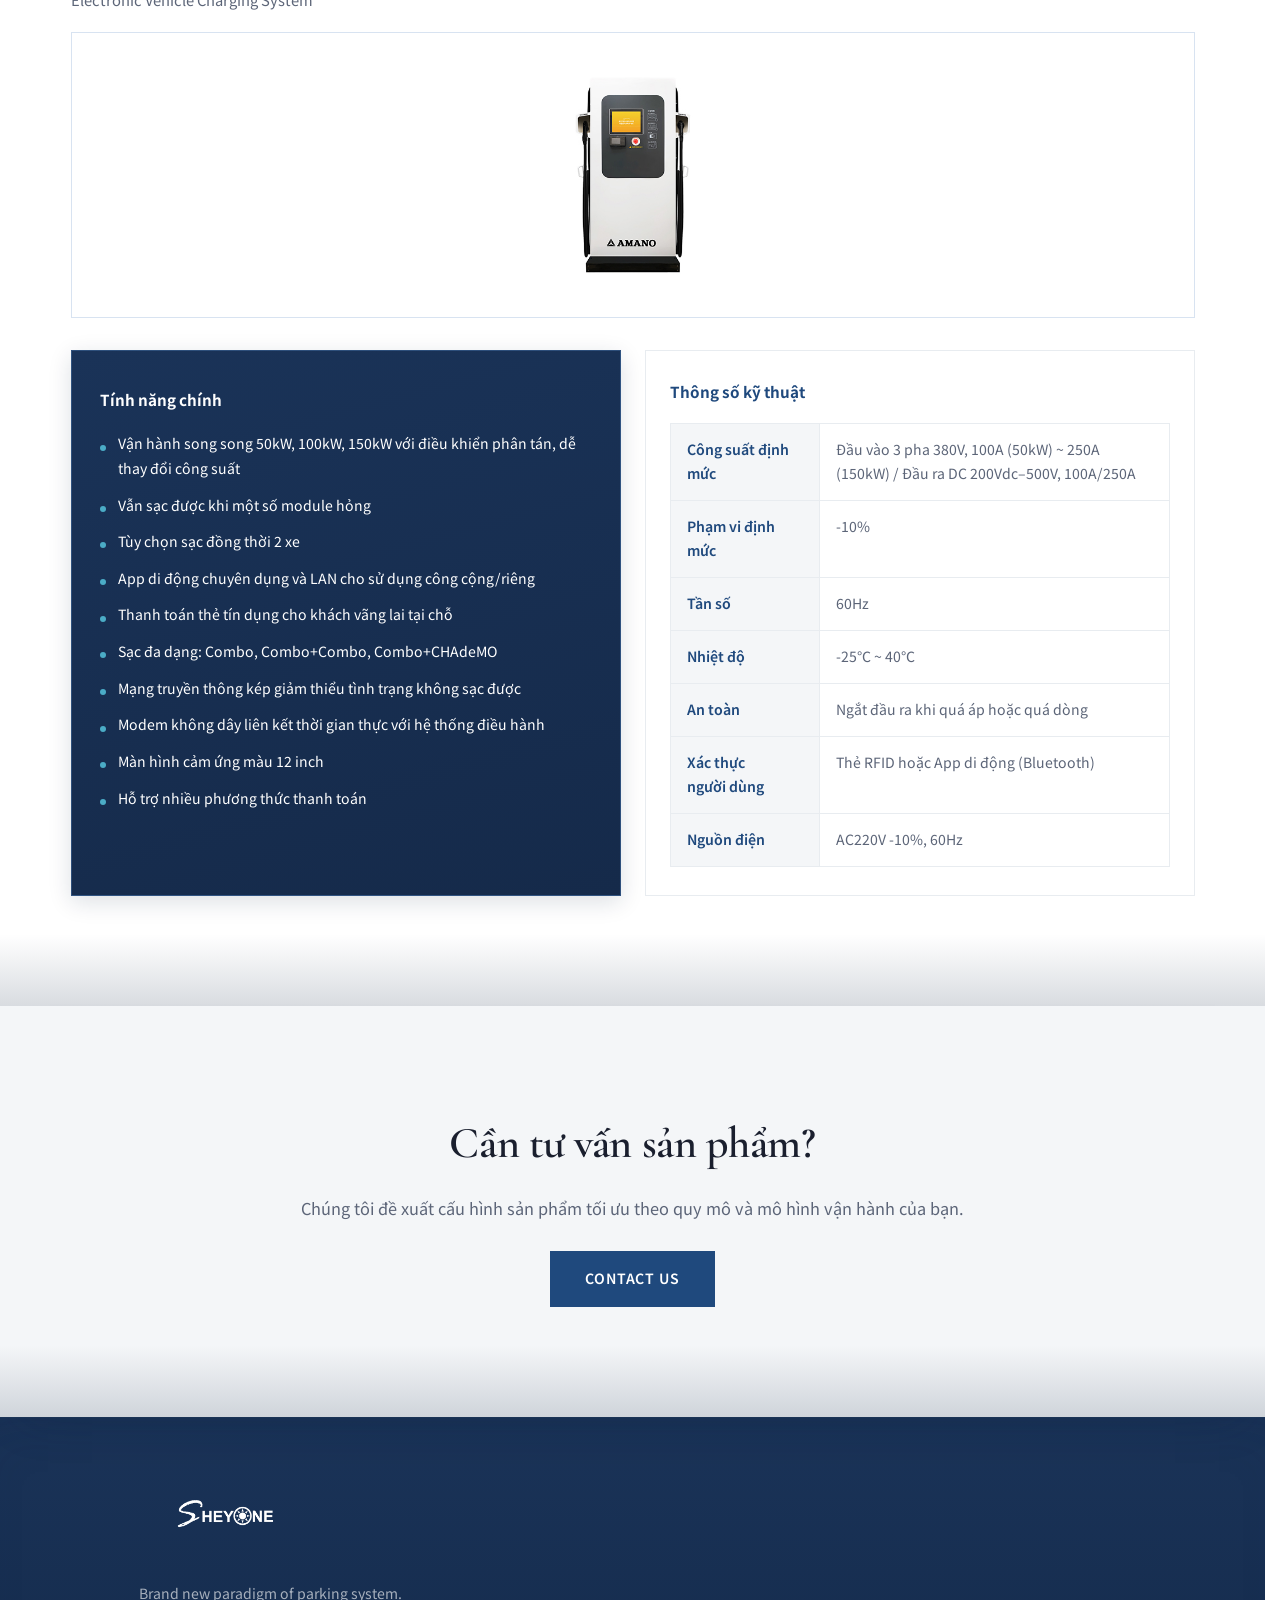
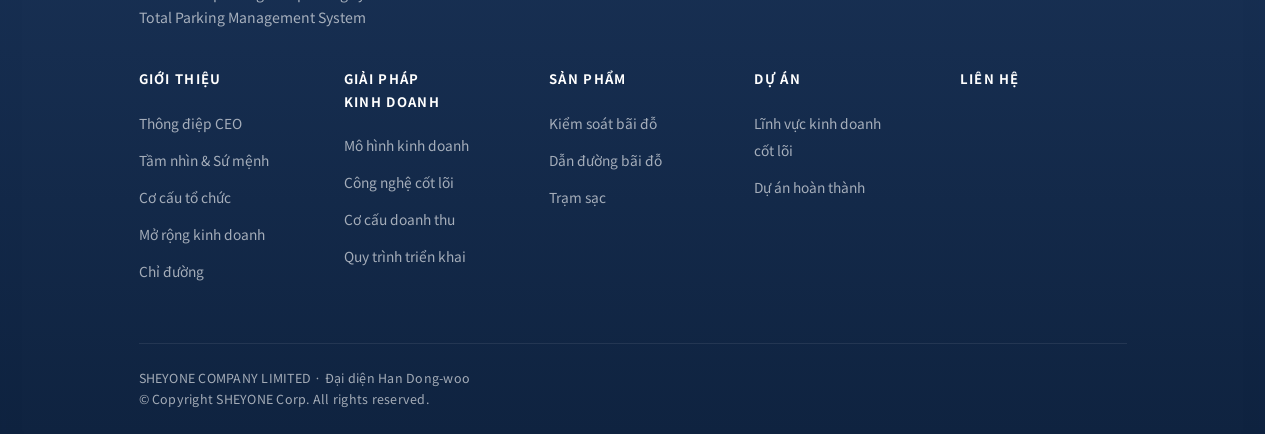
<file: products.html>
<!DOCTYPE html>
<html lang="vi">
<head>
  <meta charset="UTF-8">
  <meta name="viewport" content="width=device-width, initial-scale=1.0">
  <title>제품 소개 | SHEYONE</title>
  <link href="https://fonts.googleapis.com/css2?family=Cormorant+Garamond:wght@500;600;700&family=Noto+Sans+KR:wght@400;500;600;700&display=swap" rel="stylesheet">
  <script>document.documentElement.classList.add('lang-pending');setTimeout(function(){document.documentElement.classList.remove('lang-pending');},3000);</script>
  <link rel="stylesheet" href="css/style.css">
  <link rel="stylesheet" href="css/lang.css">
</head>
<body data-i18n-title="prod.title">

  <header class="header">
    <div class="container">
      <a href="index.html" class="logo"><img src="assets/logo.png" alt="SHEYONE"></a>
      <ul class="nav">
        <li>
          <a href="about.html" data-i18n="nav.about">회사소개</a>
          <div class="dropdown">
            <a href="about.html#ceo" data-i18n="nav.ceoMessage">인사말</a>
            <a href="about.html#vision" data-i18n="nav.vision">비전 &amp; 미션</a>
            <a href="about.html#org" data-i18n="nav.org">조직 구성</a>
            <a href="about.html#future" data-i18n="nav.expansion">사업 확장</a>
            <a href="about.html#location" data-i18n="nav.location">오시는 길</a>
          </div>
        </li>
        <li>
          <a href="solutions.html" data-i18n="nav.solutions">사업 솔루션</a>
          <div class="dropdown">
            <a href="solutions.html#business" data-i18n="nav.businessModel">사업 모델</a>
            <a href="solutions.html#tech" data-i18n="nav.tech">핵심 기술</a>
            <a href="solutions.html#revenue" data-i18n="nav.revenue">수익 구조</a>
            <a href="solutions.html#process" data-i18n="nav.process">도입 절차</a>
          </div>
        </li>
        <li>
          <a href="products.html" class="active" data-i18n="nav.products">제품 소개</a>
          <div class="dropdown">
            <a href="products.html#control" data-i18n="nav.prodControl">주차관제</a>
            <a href="products.html#guidance" data-i18n="nav.prodGuidance">주차유도</a>
            <a href="products.html#charger" data-i18n="nav.prodCharger">충전기</a>
          </div>
        </li>
        <li>
          <a href="projects.html" data-i18n="nav.projects">주요 프로젝트</a>
          <div class="dropdown">
            <a href="projects.html#major" data-i18n="nav.projMajor">핵심 사업 분야</a>
            <a href="projects.html#completed" data-i18n="nav.projCompleted">완성 프로젝트</a>
          </div>
        </li>
        <li><a href="contact.html" data-i18n="nav.contact">고객센터</a></li>
      </ul>
      <div class="header-cta">
        <div class="lang-switch" aria-label="Language">
          <a href="#" class="lang-btn" data-lang="vi">VN</a>
          <a href="#" class="lang-btn" data-lang="ko">KR</a>
          <a href="#" class="lang-btn" data-lang="en">EN</a>
        </div>
        <a href="contact.html" class="btn btn-primary" data-i18n="btn.contact">Contact</a>
        <button class="mobile-toggle" aria-label="메뉴" data-i18n-label="btn.menu"><span></span><span></span><span></span></button>
      </div>
    </div>
  </header>

  <div class="page-header">
    <div class="container">
      <h1 data-i18n="prod.breadcrumb">제품 소개</h1>
      <div class="breadcrumb"><a href="index.html" data-i18n="breadcrumb.home">HOME</a> &gt; <span data-i18n="prod.breadcrumb">제품 소개</span></div>
    </div>
  </div>

  <section class="section section-stripe-light" id="control">
    <div class="container">
      <div class="section-label">Parking Control</div>
      <h2 class="section-title" data-i18n="prod.control.title">주차관제</h2>
      <p class="section-desc" data-i18n="prod.control.desc">입·출차 통제, 차량번호 인식, 요금 정산을 통합 관리하는 주차관제 솔루션입니다.</p>
      <div class="cards-grid-dark">
        <div class="dark-card">
          <div class="product-card-media"><img src="assets/products/ak-8600.png" alt="차량번호인식기 (LPR)" loading="lazy"></div>
          <div class="product-card-body"><h3 data-i18n="prod.control.c1t">차량번호인식기 (LPR)</h3><p data-i18n="prod.control.c1p">AI 기반 번호판 인식으로 입·출차 차량을 자동 등록하고 기록합니다.</p></div>
        </div>
        <div class="dark-card">
          <div class="product-card-media"><img src="assets/products/barrier-straight.png" alt="자동차단기" loading="lazy"></div>
          <div class="product-card-body"><h3 data-i18n="prod.control.c2t">자동차단기</h3><p data-i18n="prod.control.c2p">인식 데이터와 연동해 차량 통행을 안전하고 효율적으로 제어합니다.</p></div>
        </div>
        <div class="dark-card">
          <div class="product-card-media"><img src="assets/products/ak-7410.png" alt="무인요금정산기" loading="lazy"></div>
          <div class="product-card-body"><h3 data-i18n="prod.control.c3t">무인요금정산기</h3><p data-i18n="prod.control.c3p">주차요금 자동 정산과 다양한 결제 수단을 지원하는 무인 정산 시스템입니다.</p></div>
        </div>
      </div>

      <p class="control-count" data-i18n="prod.control.count">차량번호인식기 · 자동차단기 · 무인요금정산기 총 14개의 제품</p>

      <div class="tabs control-tabs">
        <button type="button" class="tab-btn active" data-tab="tab-ctrl-lpr" data-i18n="prod.control.tab.lpr">차량번호인식기</button>
        <button type="button" class="tab-btn" data-tab="tab-ctrl-barrier" data-i18n="prod.control.tab.barrier">자동차단기</button>
        <button type="button" class="tab-btn" data-tab="tab-ctrl-payment" data-i18n="prod.control.tab.payment">무인요금정산기</button>
      </div>

      <div class="tab-content active" id="tab-ctrl-lpr">
        <p class="control-group-desc" data-i18n="prod.control.lpr.desc">AI 기반 번호판 인식으로 입·출차 차량을 자동 등록·기록하는 차량번호인식기 라인업입니다.</p>
        <div class="control-grid">
          <div class="dark-card control-card">
            <div class="product-card-media"><img src="assets/products/ak-8600.png" alt="AK-8600 통합 차량번호인식기" loading="lazy"></div>
            <div class="product-card-body">
              <span class="control-card-model">AK-8600</span>
              <h3 data-i18n="prod.control.lpr1t">통합 차량번호인식기</h3>
              <p data-i18n="prod.control.lpr1p">입·출차 통합 운영에 최적화된 고성능 통합형 번호인식기입니다.</p>
            </div>
          </div>
          <div class="dark-card control-card">
            <div class="product-card-media"><img src="assets/products/ak-8800.png" alt="AK-8800 통합 차량번호인식기 (임베디드형)" loading="lazy"></div>
            <div class="product-card-body">
              <span class="control-card-model">AK-8800</span>
              <h3 data-i18n="prod.control.lpr2t">통합 차량번호인식기 (임베디드형)</h3>
              <p data-i18n="prod.control.lpr2p">PC 없이 단독 동작하는 임베디드 구조로 설치와 유지보수가 간편합니다.</p>
            </div>
          </div>
          <div class="dark-card control-card">
            <div class="product-card-media"><img src="assets/products/ak-8700.png" alt="AK-8700 통합 차량번호인식기" loading="lazy"></div>
            <div class="product-card-body">
              <span class="control-card-model">AK-8700</span>
              <h3 data-i18n="prod.control.lpr3t">통합 차량번호인식기</h3>
              <p data-i18n="prod.control.lpr3p">다양한 현장 환경에 대응하는 범용 통합형 번호인식기입니다.</p>
            </div>
          </div>
          <div class="dark-card control-card">
            <div class="product-card-media"><img src="assets/products/ak-8200.png" alt="AK-8200 위·변조 검출 번호인식기" loading="lazy"></div>
            <div class="product-card-body">
              <span class="control-card-model">AK-8200</span>
              <h3 data-i18n="prod.control.lpr4t">위·변조 검출 번호인식기</h3>
              <p data-i18n="prod.control.lpr4p">위·변조 번호판을 검출하는 임베디드·PC 겸용 번호인식 시스템입니다.</p>
            </div>
          </div>
          <div class="dark-card control-card">
            <div class="product-card-media"><img src="assets/products/ak-3400.png" alt="AK-3400 차량번호인식기 (싱글·듀얼)" loading="lazy"></div>
            <div class="product-card-body">
              <span class="control-card-model">AK-3400</span>
              <h3 data-i18n="prod.control.lpr5t">차량번호인식기 (싱글·듀얼)</h3>
              <p data-i18n="prod.control.lpr5p">1대로 1·2차로를 인식하는 싱글/듀얼 구성형 번호인식기입니다.</p>
            </div>
          </div>
          <div class="dark-card control-card">
            <div class="product-card-media"><img src="assets/products/ak-3300.png" alt="AK-3300 카메라형 차량번호인식기" loading="lazy"></div>
            <div class="product-card-body">
              <span class="control-card-model">AK-3300</span>
              <h3 data-i18n="prod.control.lpr6t">카메라형 차량번호인식기</h3>
              <p data-i18n="prod.control.lpr6p">카메라 기반의 컴팩트한 구조로 좁은 공간에도 설치가 용이한 번호인식기입니다.</p>
            </div>
          </div>
        </div>
      </div>

      <div class="tab-content" id="tab-ctrl-barrier">
        <p class="control-group-desc" data-i18n="prod.control.barrier.desc">번호인식 데이터와 연동해 차량 통행을 안전하고 빠르게 제어하는 자동차단기 라인업입니다.</p>
        <div class="control-grid">
          <div class="dark-card control-card">
            <div class="product-card-media"><img src="assets/products/barrier-straight.png" alt="직선 바 차단기" loading="lazy"></div>
            <div class="product-card-body">
              <span class="control-card-model" data-i18n="prod.control.bar1m">직선 바</span>
              <h3 data-i18n="prod.control.bar1t">직선 바 차단기</h3>
              <p data-i18n="prod.control.bar1p">표준 직선 바 방식으로 일반 주차장 입·출구에 폭넓게 적용되는 차단기입니다.</p>
            </div>
          </div>
          <div class="dark-card control-card">
            <div class="product-card-media"><img src="assets/products/barrier-straight.png" alt="접이식(폴딩) 바 차단기" loading="lazy"></div>
            <div class="product-card-body">
              <span class="control-card-model" data-i18n="prod.control.bar2m">접이식 바</span>
              <h3 data-i18n="prod.control.bar2t">접이식(폴딩) 바 차단기</h3>
              <p data-i18n="prod.control.bar2p">천장이 낮은 지하 주차장에 적합하도록 바가 접히는 폴딩형 차단기입니다.</p>
            </div>
          </div>
          <div class="dark-card control-card">
            <div class="product-card-media"><img src="assets/products/barrier-straight.png" alt="펜스형 바 차단기" loading="lazy"></div>
            <div class="product-card-body">
              <span class="control-card-model" data-i18n="prod.control.bar3m">펜스 바</span>
              <h3 data-i18n="prod.control.bar3t">펜스형 바 차단기</h3>
              <p data-i18n="prod.control.bar3p">바에 펜스를 적용해 차량과 보행자 무단 진입을 함께 차단합니다.</p>
            </div>
          </div>
          <div class="dark-card control-card">
            <div class="product-card-media"><img src="assets/products/barrier-led.jpg" alt="LED 바 차단기" loading="lazy"></div>
            <div class="product-card-body">
              <span class="control-card-model" data-i18n="prod.control.bar4m">LED 바</span>
              <h3 data-i18n="prod.control.bar4t">LED 바 차단기</h3>
              <p data-i18n="prod.control.bar4p">바에 LED를 적용해 야간·악천후에도 시인성을 높인 고속 차단기입니다.</p>
            </div>
          </div>
        </div>
      </div>

      <div class="tab-content" id="tab-ctrl-payment">
        <p class="control-group-desc" data-i18n="prod.control.payment.desc">번호인식 데이터로 주차요금을 자동 정산하고 다양한 결제를 지원하는 무인요금정산기 라인업입니다.</p>
        <div class="control-grid">
          <div class="dark-card control-card">
            <div class="product-card-media"><img src="assets/products/ak-7400.png" alt="AK-7400 번호인식 무인정산기" loading="lazy"></div>
            <div class="product-card-body">
              <span class="control-card-model">AK-7400</span>
              <h3 data-i18n="prod.control.pay1t">번호인식 무인정산기</h3>
              <p data-i18n="prod.control.pay1p">번호인식과 연동해 사전·출차 정산을 자동 처리하는 무인 요금정산기입니다.</p>
            </div>
          </div>
          <div class="dark-card control-card">
            <div class="product-card-media"><img src="assets/products/ak-7410.png" alt="AK-7410 안드로이드 무인정산기" loading="lazy"></div>
            <div class="product-card-body">
              <span class="control-card-model">AK-7410</span>
              <h3 data-i18n="prod.control.pay2t">안드로이드 무인정산기</h3>
              <p data-i18n="prod.control.pay2p">안드로이드 기반 UI로 직관적인 화면과 다양한 결제 수단을 지원합니다.</p>
            </div>
          </div>
          <div class="dark-card control-card">
            <div class="product-card-media"><img src="assets/products/ak-7200.png" alt="AK-7200 표준 무인정산기" loading="lazy"></div>
            <div class="product-card-body">
              <span class="control-card-model">AK-7200</span>
              <h3 data-i18n="prod.control.pay3t">표준 무인정산기</h3>
              <p data-i18n="prod.control.pay3p">핵심 정산 기능에 집중한 표준형 무인 요금정산기입니다.</p>
            </div>
          </div>
          <div class="dark-card control-card">
            <div class="product-card-media"><img src="assets/products/ak-6100-bf.png" alt="AK-6100 BF 정산 키오스크 (배리어프리)" loading="lazy"></div>
            <div class="product-card-body">
              <span class="control-card-model">AK-6100 BF</span>
              <h3 data-i18n="prod.control.pay4t">정산 키오스크 (배리어프리)</h3>
              <p data-i18n="prod.control.pay4p">휠체어 이용자도 편리하게 이용할 수 있는 배리어프리 설계의 정산 키오스크입니다.</p>
            </div>
          </div>
        </div>
      </div>
    </div>
  </section>

  <section class="section section-stripe-dark" id="guidance">
    <div class="container">
      <div class="section-label">Parking Guidance</div>
      <h2 class="section-title" data-i18n="prod.guidance.title">주차유도</h2>
      <p class="section-desc" data-i18n="prod.guidance.desc">실시간 주차 현황을 안내해 혼잡을 줄이고 주차 편의를 높이는 유도 시스템입니다.</p>
      <div class="cards-grid-dark">
        <div class="dark-card">
          <div class="product-card-media"><img src="assets/products/vgs-usi.jpg" alt="주차유도 디스플레이" loading="lazy"></div>
          <div class="product-card-body"><h3 data-i18n="prod.guidance.c1t">주차유도 디스플레이</h3><p data-i18n="prod.guidance.c1p">구역별 잔여 주차면과 진입 경로를 LED·LCD로 직관적으로 안내합니다.</p></div>
        </div>
        <div class="dark-card">
          <div class="product-card-media"><img src="assets/products/vgs-us1.jpg" alt="주차면 센서" loading="lazy"></div>
          <div class="product-card-body"><h3 data-i18n="prod.guidance.c2t">주차면 센서</h3><p data-i18n="prod.guidance.c2p">차량 감지 센서로 주차면 점유 상태를 실시간 수집·전송합니다.</p></div>
        </div>
        <div class="dark-card">
          <div class="product-card-media"><img src="assets/products/akc-ow-cb.jpg" alt="통합 관제 소프트웨어" loading="lazy"></div>
          <div class="product-card-body"><h3 data-i18n="prod.guidance.c3t">통합 관제 소프트웨어</h3><p data-i18n="prod.guidance.c3p">유도 장비와 주차관제 시스템을 연동해 현장·원격에서 통합 모니터링합니다.</p></div>
        </div>
      </div>

      <p class="guidance-count" data-i18n="prod.guidance.count">초음파 · 영상 유도 총 12개의 제품</p>

      <div class="tabs guidance-tabs">
        <button type="button" class="tab-btn active" data-tab="tab-guide-ultra" data-i18n="prod.guidance.tab.ultra">초음파 유도</button>
        <button type="button" class="tab-btn" data-tab="tab-guide-video" data-i18n="prod.guidance.tab.video">영상 유도</button>
      </div>

      <div class="tab-content active" id="tab-guide-ultra">
        <p class="guidance-group-desc" data-i18n="prod.guidance.ultra.desc">초음파 센서로 주차면 점유를 감지하고 표시등으로 잔여 주차면을 안내하는 초음파 유도 방식입니다.</p>
        <div class="guidance-grid">
          <div class="dark-card guidance-card">
            <div class="product-card-media"><img src="assets/products/vgs-us1.jpg" alt="VGS-US1 초음파 센서 (송수신 일체형)" loading="lazy"></div>
            <div class="product-card-body">
              <span class="guidance-card-model">VGS-US1</span>
              <h3 data-i18n="prod.guidance.u1t">초음파 센서 (송수신 일체형)</h3>
              <p data-i18n="prod.guidance.u1p">송신부와 수신부를 하나로 통합해 설치가 간편한 천장형 초음파 감지 센서입니다.</p>
            </div>
          </div>
          <div class="dark-card guidance-card">
            <div class="product-card-media"><img src="assets/products/vgs-us2.jpg" alt="VGS-US2 초음파 센서 (송수신 분리형)" loading="lazy"></div>
            <div class="product-card-body">
              <span class="guidance-card-model">VGS-US2</span>
              <h3 data-i18n="prod.guidance.u2t">초음파 센서 (송수신 분리형)</h3>
              <p data-i18n="prod.guidance.u2p">송신·수신부를 분리해 다양한 주차장 구조와 천장 높이에 유연하게 대응합니다.</p>
            </div>
          </div>
          <div class="dark-card guidance-card">
            <div class="product-card-media"><img src="assets/products/vgs-us3a.jpg" alt="VGS-US3a 통로형 초음파 센서" loading="lazy"></div>
            <div class="product-card-body">
              <span class="guidance-card-model">VGS-US3a</span>
              <h3 data-i18n="prod.guidance.u3t">통로형 초음파 센서 (송수신 분리형)</h3>
              <p data-i18n="prod.guidance.u3p">주행 통로 구간에 설치해 차량 흐름과 잔여 주차면을 정밀하게 감지합니다.</p>
            </div>
          </div>
          <div class="dark-card guidance-card">
            <div class="product-card-media"><img src="assets/products/vgs-uso.jpg" alt="VGS-USO 바닥 매립형 초음파 센서" loading="lazy"></div>
            <div class="product-card-body">
              <span class="guidance-card-model">VGS-USO</span>
              <h3 data-i18n="prod.guidance.u4t">바닥 매립형 초음파 센서</h3>
              <p data-i18n="prod.guidance.u4p">천장 시공이 어려운 환경에서 바닥에 매립해 주차면 점유 상태를 감지합니다.</p>
            </div>
          </div>
          <div class="dark-card guidance-card">
            <div class="product-card-media"><img src="assets/products/vgs-usi.jpg" alt="VGS-USI 주차면 표시등" loading="lazy"></div>
            <div class="product-card-body">
              <span class="guidance-card-model">VGS-USI</span>
              <h3 data-i18n="prod.guidance.u5t">주차면 표시등</h3>
              <p data-i18n="prod.guidance.u5p">적색·녹색 LED로 주차면의 점유·여유 상태를 운전자에게 직관적으로 안내합니다.</p>
            </div>
          </div>
          <div class="dark-card guidance-card">
            <div class="product-card-media"><img src="assets/products/vgs-bif.jpg" alt="VGS-BIF 바닥형 주차면 표시등" loading="lazy"></div>
            <div class="product-card-body">
              <span class="guidance-card-model">VGS-BIF</span>
              <h3 data-i18n="prod.guidance.u6t">바닥형 주차면 표시등</h3>
              <p data-i18n="prod.guidance.u6p">바닥 매립형 표시등으로 통로 멀리서도 잔여 주차면 위치를 확인할 수 있습니다.</p>
            </div>
          </div>
        </div>
      </div>

      <div class="tab-content" id="tab-guide-video">
        <p class="guidance-group-desc" data-i18n="prod.guidance.video.desc">번호인식 카메라로 주차면을 감지·기록하고 차량 위치 검색까지 지원하는 영상 유도 방식입니다.</p>
        <div class="guidance-grid">
          <div class="dark-card guidance-card">
            <div class="product-card-media"><img src="assets/products/akc-4w-cb.jpg" alt="AKC-4W-CB 1방향 영상유도 카메라 (일체형)" loading="lazy"></div>
            <div class="product-card-body">
              <span class="guidance-card-model">AKC-4W-CB</span>
              <h3 data-i18n="prod.guidance.v1t">1방향 영상유도 카메라 (일체형)</h3>
              <p data-i18n="prod.guidance.v1p">번호인식 카메라와 주차면 표시등을 일체화한 1방향 영상유도 장비입니다.</p>
            </div>
          </div>
          <div class="dark-card guidance-card">
            <div class="product-card-media"><img src="assets/products/akc-4w-c.jpg" alt="AKC-4W-C 1방향 영상유도 카메라 (분리형)" loading="lazy"></div>
            <div class="product-card-body">
              <span class="guidance-card-model">AKC-4W-C</span>
              <h3 data-i18n="prod.guidance.v2t">1방향 영상유도 카메라 (분리형)</h3>
              <p data-i18n="prod.guidance.v2p">카메라와 표시등을 분리 구성해 현장 여건에 맞춰 유연하게 설치합니다.</p>
            </div>
          </div>
          <div class="dark-card guidance-card">
            <div class="product-card-media"><img src="assets/products/akc-4w-b.jpg" alt="AKC-4W-B 주차면 표시등" loading="lazy"></div>
            <div class="product-card-body">
              <span class="guidance-card-model">AKC-4W-B</span>
              <h3 data-i18n="prod.guidance.v3t">주차면 표시등</h3>
              <p data-i18n="prod.guidance.v3p">영상유도 카메라와 연동해 주차면의 점유·여유 상태를 색상으로 표시합니다.</p>
            </div>
          </div>
          <div class="dark-card guidance-card">
            <div class="product-card-media"><img src="assets/products/akc-ow-cb.jpg" alt="AKC-OW-CB 전방위 영상유도 카메라 (12M)" loading="lazy"></div>
            <div class="product-card-body">
              <span class="guidance-card-model">AKC-OW-CB</span>
              <h3 data-i18n="prod.guidance.v4t">전방위 영상유도 카메라 (12M)</h3>
              <p data-i18n="prod.guidance.v4p">1대로 광역 구간을 감시하는 전방위 카메라로 설치 대수와 비용을 절감합니다.</p>
            </div>
          </div>
          <div class="dark-card guidance-card">
            <div class="product-card-media"><img src="assets/products/akc-owm-cb.jpg" alt="AKC-OWM-CB 전방위 영상유도 카메라 (모듈형, 12M)" loading="lazy"></div>
            <div class="product-card-body">
              <span class="guidance-card-model">AKC-OWM-CB</span>
              <h3 data-i18n="prod.guidance.v5t">전방위 영상유도 카메라 (모듈형, 12M)</h3>
              <p data-i18n="prod.guidance.v5p">모듈형 구조로 설치와 유지보수가 한층 용이한 전방위 영상유도 카메라입니다.</p>
            </div>
          </div>
          <div class="dark-card guidance-card">
            <div class="product-card-media"><img src="assets/products/apg-em01.jpg" alt="APG-EM01 비상벨" loading="lazy"></div>
            <div class="product-card-body">
              <span class="guidance-card-model">APG-EM01</span>
              <h3 data-i18n="prod.guidance.v6t">비상벨</h3>
              <p data-i18n="prod.guidance.v6p">주차장 내 비상 상황 발생 시 관제실과 즉시 통화할 수 있는 비상 호출 장치입니다.</p>
            </div>
          </div>
        </div>
      </div>
    </div>
  </section>

  <section class="section section-stripe-light" id="charger">
    <div class="container">
      <div class="section-label">EV Charger</div>
      <h2 class="section-title" data-i18n="prod.charger.title">충전기</h2>
      <p class="section-desc" data-i18n="prod.charger.desc">주차장과 연동되는 EV 충전 인프라로 전기차 이용 편의와 부가 수익을 제공합니다.</p>
      <p class="charger-count" data-i18n="prod.charger.count">총 2개의 제품</p>

      <div class="charger-lineup">
        <button type="button" class="charger-card dark-card tab-btn active" data-tab="tab-charger-dc">
          <div class="product-card-media"><img src="assets/products/charger-dc.jpg" alt="전기차 충전기(급속)" loading="lazy"></div>
          <div class="product-card-body">
            <span class="charger-card-badge" data-i18n="prod.charger.dc.badge">급속</span>
            <h3 data-i18n="prod.charger.dc.title">전기차 충전기(급속)</h3>
            <p data-i18n="prod.charger.dc.subtitle">Electronic Vehicle Charging System</p>
          </div>
        </button>
        <button type="button" class="charger-card dark-card tab-btn" data-tab="tab-charger-ac">
          <div class="product-card-media"><img src="assets/products/charger-ac.jpg" alt="전기차 충전기(완속)" loading="lazy"></div>
          <div class="product-card-body">
            <span class="charger-card-badge" data-i18n="prod.charger.ac.badge">완속</span>
            <h3 data-i18n="prod.charger.ac.title">전기차 충전기(완속)</h3>
            <p data-i18n="prod.charger.ac.subtitle">Electronic Vehicle Charging System</p>
          </div>
        </button>
      </div>

      <div class="tab-content active" id="tab-charger-dc">
        <div class="charger-detail">
          <div class="charger-detail-head">
            <h3 data-i18n="prod.charger.dc.title">전기차 충전기(급속)</h3>
            <p data-i18n="prod.charger.dc.subtitle">Electronic Vehicle Charging System</p>
          </div>
          <div class="charger-detail-visual">
            <img src="assets/products/charger-dc.jpg" alt="전기차 충전기(급속)" loading="lazy">
          </div>
          <div class="charger-detail-grid">
            <div class="dark-card charger-features">
              <h4 data-i18n="prod.charger.features">주요기능</h4>
              <ul class="charger-feature-list">
                <li data-i18n="prod.charger.dc.f1">50kW, 100kW, 150kW 병렬운전 및 분산제어 채택으로 용량 변경 용이</li>
                <li data-i18n="prod.charger.dc.f2">일부 모듈 고장 시에도 나머지 모듈로 충전 가능</li>
                <li data-i18n="prod.charger.dc.f3">차량 2대 동시 충전 기능(선택 사양)</li>
                <li data-i18n="prod.charger.dc.f4">전용 스마트폰 App 및 LAN 연결로 공용·비공용 사용 가능</li>
                <li data-i18n="prod.charger.dc.f5">신용카드 결제 기능 장착으로 비회원 현장 결제 가능</li>
                <li data-i18n="prod.charger.dc.f6">멀티 충전 및 다양한 충전 방식(콤보, 콤보+콤보, 콤보+차데모 등)</li>
                <li data-i18n="prod.charger.dc.f7">통신망 이중화로 충전 불가 상황 최소화</li>
                <li data-i18n="prod.charger.dc.f8">무선통신 모뎀 장착, 관제 시스템과 실시간 연동</li>
                <li data-i18n="prod.charger.dc.f9">12인치 컬러 터치 LCD 장착</li>
                <li data-i18n="prod.charger.dc.f10">다양한 결제 방법 지원</li>
              </ul>
            </div>
            <div class="charger-spec-panel">
              <h4 data-i18n="prod.charger.specs">사양</h4>
              <table class="charger-spec-table">
                <tbody>
                  <tr><th data-i18n="prod.charger.spec.rating">정격</th><td data-i18n="prod.charger.dc.s1">입력 3상 380V, 100A(50kW) ~ 250A(150kW) / 출력 단상 DC 200Vdc–500V, 100A/250A</td></tr>
                  <tr><th data-i18n="prod.charger.spec.range">정격 범위</th><td data-i18n="prod.charger.dc.s2">-10%</td></tr>
                  <tr><th data-i18n="prod.charger.spec.freq">주파수</th><td data-i18n="prod.charger.dc.s3">60Hz</td></tr>
                  <tr><th data-i18n="prod.charger.spec.temp">온도</th><td data-i18n="prod.charger.dc.s4">-25℃ ~ 40℃</td></tr>
                  <tr><th data-i18n="prod.charger.spec.safety">안정성</th><td data-i18n="prod.charger.dc.s5">과전압, 과전류 시 출력 차단</td></tr>
                  <tr><th data-i18n="prod.charger.spec.auth">사용자 인증 방식</th><td data-i18n="prod.charger.dc.s6">RFID 카드 또는 스마트폰 App(블루투스 연동)</td></tr>
                  <tr><th data-i18n="prod.charger.spec.power">사용 전원</th><td data-i18n="prod.charger.dc.s7">AC220V -10%, 60Hz</td></tr>
                </tbody>
              </table>
            </div>
          </div>
        </div>
      </div>

      <div class="tab-content" id="tab-charger-ac">
        <div class="charger-detail">
          <div class="charger-detail-head">
            <h3 data-i18n="prod.charger.ac.title">전기차 충전기(완속)</h3>
            <p data-i18n="prod.charger.ac.subtitle">Electronic Vehicle Charging System</p>
          </div>
          <div class="charger-detail-visual">
            <img src="assets/products/charger-ac.jpg" alt="전기차 충전기(완속)" loading="lazy">
          </div>
          <div class="charger-detail-grid">
            <div class="dark-card charger-features">
              <h4 data-i18n="prod.charger.features">주요기능</h4>
              <ul class="charger-feature-list">
                <li data-i18n="prod.charger.ac.f1">2021년 신설 계량 기법 적용</li>
                <li data-i18n="prod.charger.ac.f2">2021년 누전 차단기 자동복구 기능</li>
                <li data-i18n="prod.charger.ac.f3">무선통신 모뎀 장착, 관제 시스템과 실시간 연동</li>
                <li data-i18n="prod.charger.ac.f4">1대로 최대 3대까지 동시 충전(7kW/14kW/21kW 모드 선택)</li>
                <li data-i18n="prod.charger.ac.f5">통신망 이중화로 충전 불가 상황 최소화</li>
                <li data-i18n="prod.charger.ac.f6">통신모뎀 추가로 중앙관제 시스템 운영 기능(선택)</li>
                <li data-i18n="prod.charger.ac.f7">음성 안내 기반 사용자 편의 UI 제공</li>
                <li data-i18n="prod.charger.ac.f8">RFID 카드, 타사 회원 로밍, 웹 결제 등 다양한 결제 방법 지원</li>
              </ul>
            </div>
            <div class="charger-spec-panel">
              <h4 data-i18n="prod.charger.specs">사양</h4>
              <table class="charger-spec-table">
                <tbody>
                  <tr><th data-i18n="prod.charger.spec.rating">정격</th><td data-i18n="prod.charger.ac.s1">입력 단상 220V, 32A(7kW) ~ 64A(14kW)/96A(21kW) / 출력 단상 220V, 0~96A(21kW)</td></tr>
                  <tr><th data-i18n="prod.charger.spec.range">정격 범위</th><td data-i18n="prod.charger.ac.s2">-10%</td></tr>
                  <tr><th data-i18n="prod.charger.spec.freq">주파수</th><td data-i18n="prod.charger.ac.s3">60Hz</td></tr>
                  <tr><th data-i18n="prod.charger.spec.temp">온도</th><td data-i18n="prod.charger.ac.s4">-25℃ ~ 40℃</td></tr>
                  <tr><th data-i18n="prod.charger.spec.safety">안정성</th><td data-i18n="prod.charger.ac.s5">과전압, 과전류 시 출력 차단</td></tr>
                  <tr><th data-i18n="prod.charger.spec.auth">사용자 인증 방식</th><td data-i18n="prod.charger.ac.s6">RFID 카드 또는 스마트폰 App(블루투스 연동)</td></tr>
                  <tr><th data-i18n="prod.charger.spec.led">LED 및 음성 안내</th><td data-i18n="prod.charger.ac.s7">대기, 충전, 오류 상태 표시</td></tr>
                  <tr><th data-i18n="prod.charger.spec.app">스마트폰</th><td data-i18n="prod.charger.ac.s8">사용자 인증, 과금, 결제 및 충전요금·충전 이력·위치 조회</td></tr>
                </tbody>
              </table>
            </div>
          </div>
        </div>
      </div>
    </div>
  </section>

  <section class="section section-light section-cta">
    <div class="container" style="text-align:center;">
      <h2 class="section-title" data-i18n="prod.cta.title">제품 상담이 필요하신가요?</h2>
      <p class="section-desc" style="margin:0 auto 28px;" data-i18n="prod.cta.desc">현장 규모와 운영 방식에 맞는 최적의 제품 구성을 제안해 드립니다.</p>
      <a href="contact.html" class="btn btn-dark" data-i18n="btn.contactUs">Contact Us</a>
    </div>
  </section>

  <footer class="footer">
    <div class="container">
      <div class="footer-grid">
        <div class="footer-brand">
          <img src="assets/logo.png" alt="SHEYONE">
          <p data-i18n-html="footer.tagline">Brand new paradigm of parking system.<br>Total Parking Management System — Việt Nam</p>
        </div>
        <div>
          <h4 data-i18n="nav.about">회사소개</h4>
          <ul class="footer-links">
            <li><a href="about.html#ceo" data-i18n="nav.ceoMessage">인사말</a></li>
            <li><a href="about.html#vision" data-i18n="nav.vision">비전 &amp; 미션</a></li>
            <li><a href="about.html#org" data-i18n="nav.org">조직 구성</a></li>
            <li><a href="about.html#future" data-i18n="nav.expansion">사업 확장</a></li>
            <li><a href="about.html#location" data-i18n="nav.location">오시는 길</a></li>
          </ul>
        </div>
        <div>
          <h4 data-i18n="nav.solutions">사업 솔루션</h4>
          <ul class="footer-links">
            <li><a href="solutions.html#business" data-i18n="nav.businessModel">사업 모델</a></li>
            <li><a href="solutions.html#tech" data-i18n="nav.tech">핵심 기술</a></li>
            <li><a href="solutions.html#revenue" data-i18n="nav.revenue">수익 구조</a></li>
            <li><a href="solutions.html#process" data-i18n="nav.process">도입 절차</a></li>
          </ul>
        </div>
        <div>
          <h4 data-i18n="nav.products">제품 소개</h4>
          <ul class="footer-links">
            <li><a href="products.html#control" data-i18n="nav.prodControl">주차관제</a></li>
            <li><a href="products.html#guidance" data-i18n="nav.prodGuidance">주차유도</a></li>
            <li><a href="products.html#charger" data-i18n="nav.prodCharger">충전기</a></li>
          </ul>
        </div>
        <div>
          <h4 data-i18n="nav.projects">주요 프로젝트</h4>
          <ul class="footer-links">
            <li><a href="projects.html#major" data-i18n="nav.projMajor">핵심 사업 분야</a></li>
            <li><a href="projects.html#completed" data-i18n="nav.projCompleted">완성 프로젝트</a></li>
          </ul>
        </div>
        <div>
          <h4><a href="contact.html" data-i18n="nav.contact">고객센터</a></h4>
        </div>
      </div>
      <div class="footer-bottom">
        <p data-i18n="footer.copyFull">SHEYONE COMPANY LIMITED · 대표 한동우</p>
        <p data-i18n="footer.copy">© Copyright SHEYONE Corp. All rights reserved.</p>
      </div>
    </div>
  </footer>
  <script src="js/i18n.js"></script>
  <script src="js/lang.js"></script>
  <script src="js/main.js"></script>
</body>
</html>
</file>
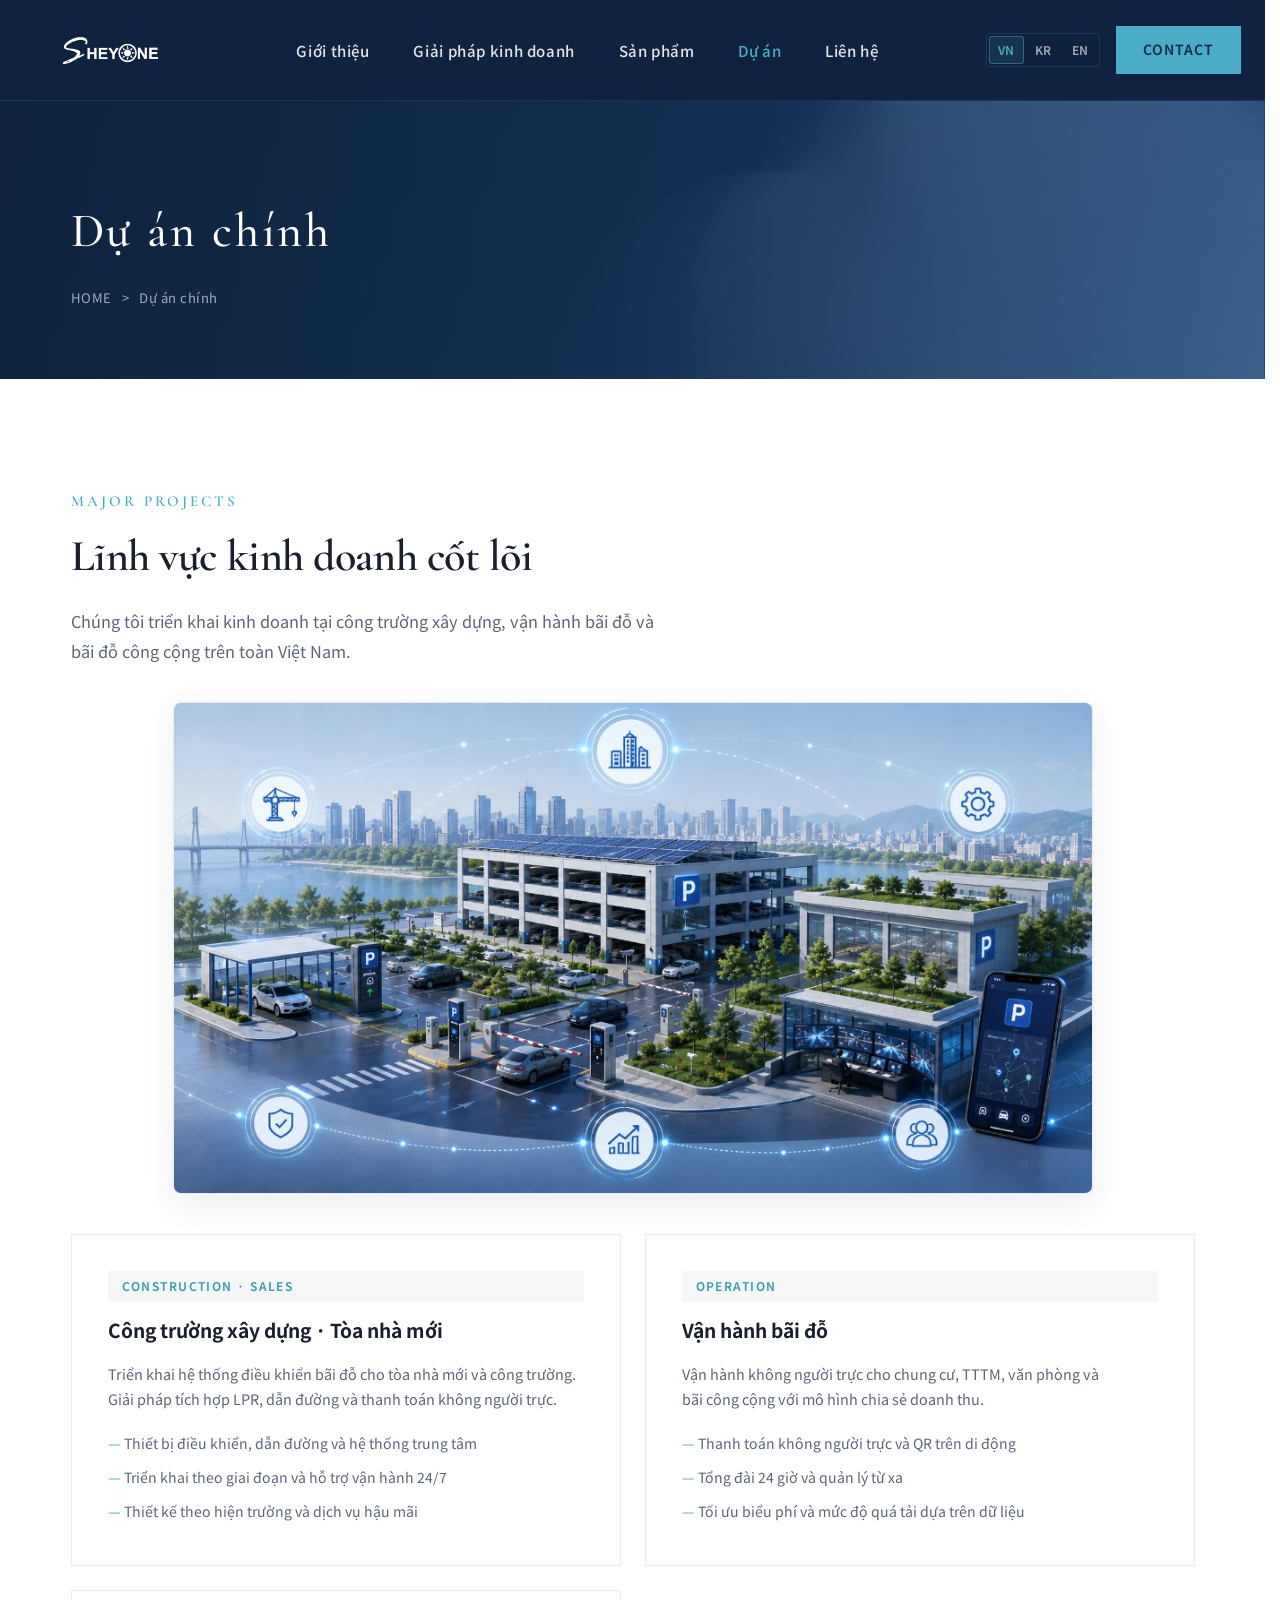
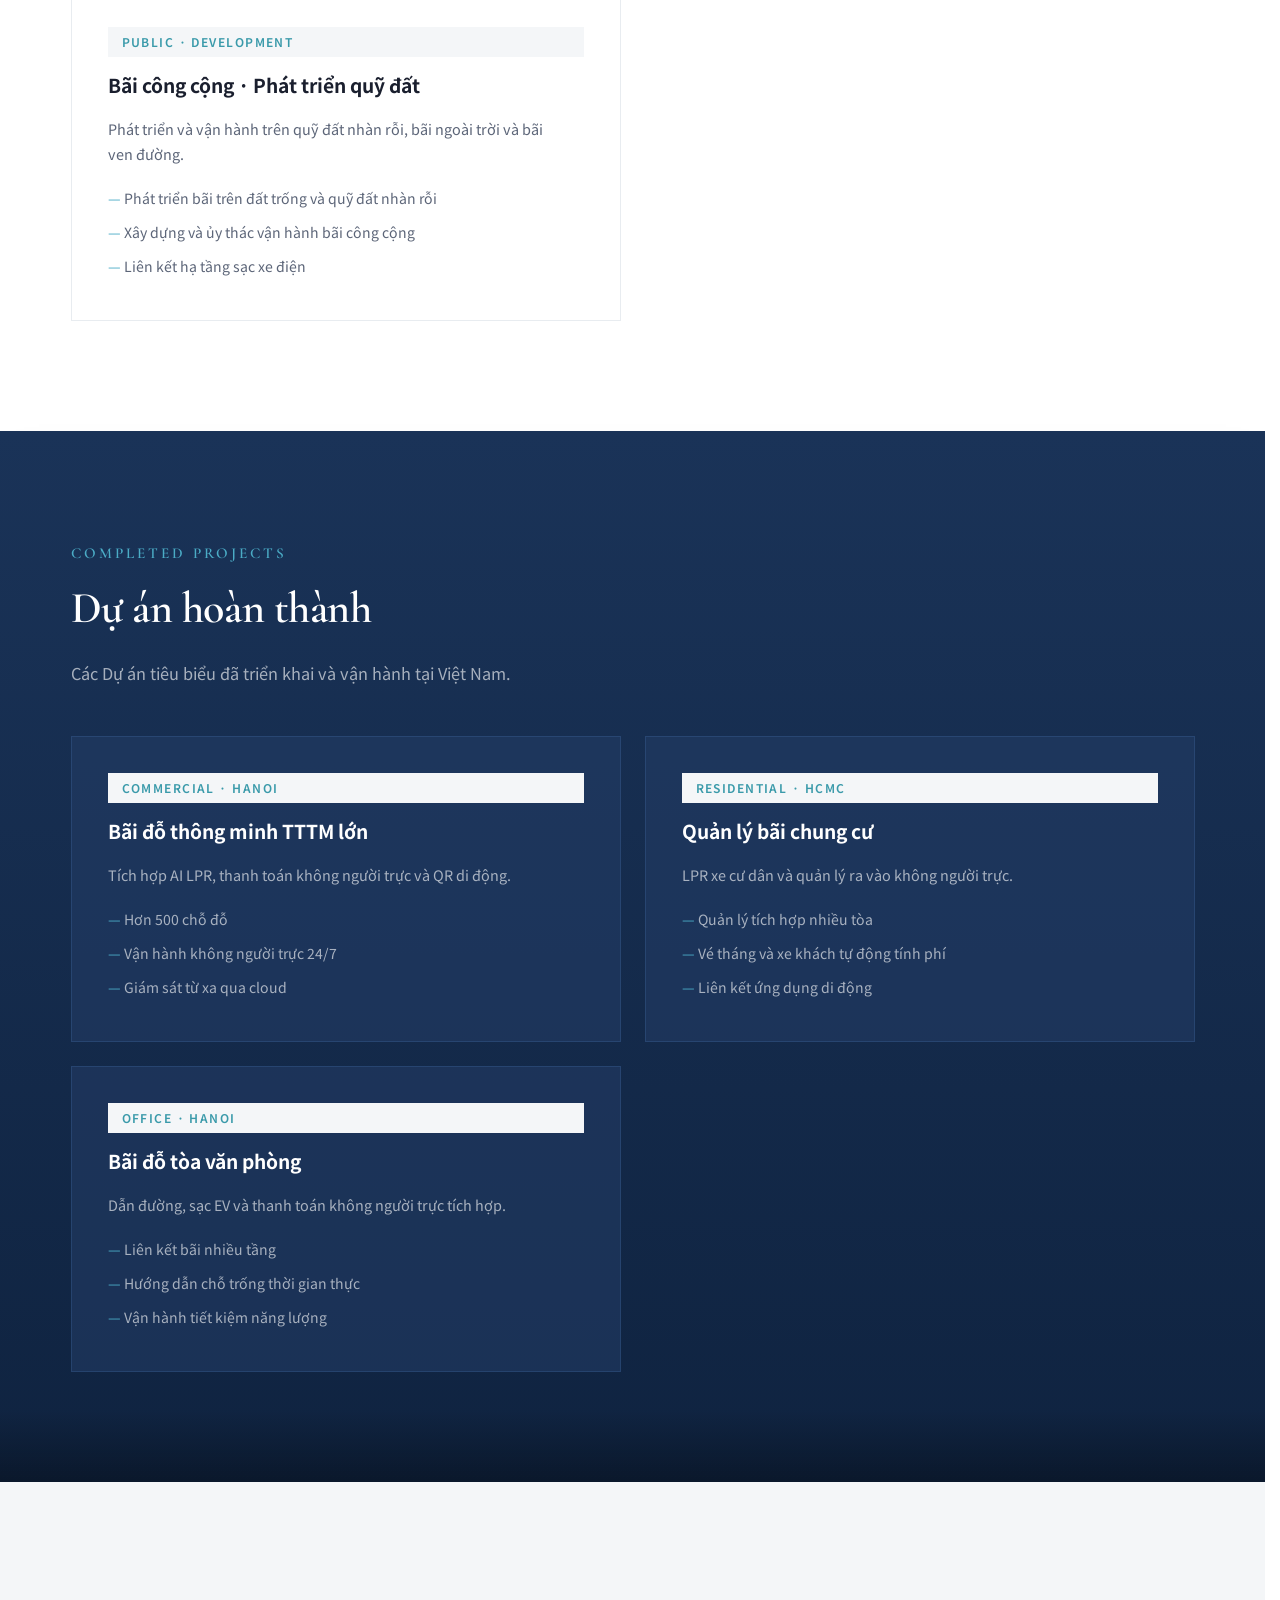
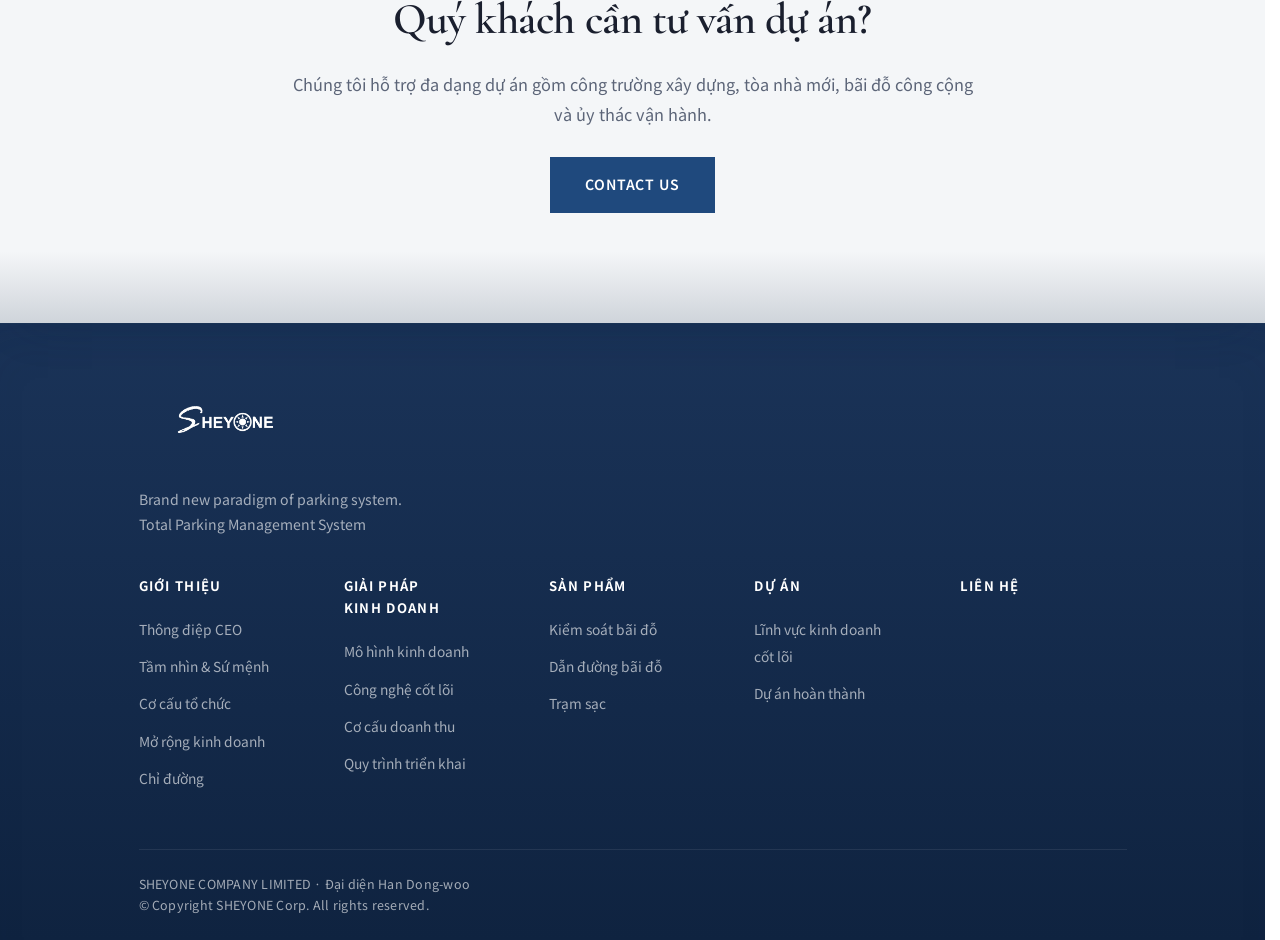
<file: projects.html>
<!DOCTYPE html>

<html lang="vi">

<head>

  <meta charset="UTF-8">

  <meta name="viewport" content="width=device-width, initial-scale=1.0">

  <title>주요 프로젝트 | SHEYONE</title>

  <link href="https://fonts.googleapis.com/css2?family=Cormorant+Garamond:wght@500;600;700&family=Noto+Sans+KR:wght@400;500;600;700&display=swap" rel="stylesheet">

  <script>document.documentElement.classList.add('lang-pending');setTimeout(function(){document.documentElement.classList.remove('lang-pending');},3000);</script>
  <link rel="stylesheet" href="css/style.css">

  <link rel="stylesheet" href="css/lang.css">

</head>

<body data-i18n-title="proj.title">



  <header class="header">
    <div class="container">
      <a href="index.html" class="logo"><img src="assets/logo.png" alt="SHEYONE"></a>
      <ul class="nav">
        <li>
          <a href="about.html" data-i18n="nav.about">회사소개</a>
          <div class="dropdown">
            <a href="about.html#ceo" data-i18n="nav.ceoMessage">인사말</a>
            <a href="about.html#vision" data-i18n="nav.vision">비전 &amp; 미션</a>
            <a href="about.html#org" data-i18n="nav.org">조직 구성</a>
            <a href="about.html#future" data-i18n="nav.expansion">사업 확장</a>
            <a href="about.html#location" data-i18n="nav.location">오시는 길</a>
          </div>
        </li>
        <li>
          <a href="solutions.html" data-i18n="nav.solutions">사업 솔루션</a>
          <div class="dropdown">
            <a href="solutions.html#business" data-i18n="nav.businessModel">사업 모델</a>
            <a href="solutions.html#tech" data-i18n="nav.tech">핵심 기술</a>
            <a href="solutions.html#revenue" data-i18n="nav.revenue">수익 구조</a>
            <a href="solutions.html#process" data-i18n="nav.process">도입 절차</a>
          </div>
        </li>
        <li>
          <a href="products.html" data-i18n="nav.products">제품 소개</a>
          <div class="dropdown">
            <a href="products.html#control" data-i18n="nav.prodControl">주차관제</a>
            <a href="products.html#guidance" data-i18n="nav.prodGuidance">주차유도</a>
            <a href="products.html#charger" data-i18n="nav.prodCharger">충전기</a>
          </div>
        </li>
        <li>
          <a href="projects.html" class="active" data-i18n="nav.projects">주요 프로젝트</a>
          <div class="dropdown">
            <a href="projects.html#major" data-i18n="nav.projMajor">핵심 사업 분야</a>
            <a href="projects.html#completed" data-i18n="nav.projCompleted">완성 프로젝트</a>
          </div>
        </li>
        <li><a href="contact.html" data-i18n="nav.contact">고객센터</a></li>
      </ul>
      <div class="header-cta">
        <div class="lang-switch" aria-label="Language">
          <a href="#" class="lang-btn" data-lang="vi">VN</a>
          <a href="#" class="lang-btn" data-lang="ko">KR</a>
          <a href="#" class="lang-btn" data-lang="en">EN</a>
        </div>
        <a href="contact.html" class="btn btn-primary" data-i18n="btn.contact">Contact</a>
        <button class="mobile-toggle" aria-label="메뉴" data-i18n-label="btn.menu"><span></span><span></span><span></span></button>
      </div>
    </div>
  </header>



  <div class="page-header">

    <div class="container">

      <h1 data-i18n="proj.breadcrumb">주요 프로젝트</h1>

      <div class="breadcrumb"><a href="index.html" data-i18n="breadcrumb.home">HOME</a> &gt; <span data-i18n="proj.breadcrumb">주요 프로젝트</span></div>

    </div>

  </div>



  <section class="section section-stripe-light" id="major">

    <div class="container">

      <div class="section-label">Major Projects</div>

      <h2 class="section-title" data-i18n="proj.major.title">핵심 사업 분야</h2>

      <p class="section-desc" data-i18n="proj.major.desc">베트남 전역에서 건설현장, 주차장 운영, 공공 주차장 사업을 추진합니다.</p>

      <div class="major-visual">
        <img src="assets/projects/major-overview.png" alt="스마트 주차 통합 사업 — 구축, 운영, 관리, 안전, 효율, 고객 서비스" width="1536" height="1024" loading="lazy">
      </div>

      <div class="project-grid">

        <div class="project-card">

          <div class="tag" data-i18n="proj.p4.tag">Construction · Sales</div>

          <h3 data-i18n="proj.p4.title">건설현장 · 신축건물</h3>

          <p data-i18n="proj.p4.p">신축 건물 및 건설현장 주차관제 시스템 구축. LPR, 영상유도, 무인정산 등 통합 솔루션 제공.</p>

          <ul><li data-i18n="proj.p4.l1">주차관제 · 영상유도 · 센터구축</li><li data-i18n="proj.p4.l2">단계별 구축 및 24시간 운영 지원</li><li data-i18n="proj.p4.l3">현장 맞춤형 시스템 설계 및 A/S</li></ul>

        </div>

        <div class="project-card">

          <div class="tag" data-i18n="proj.p5.tag">Operation</div>

          <h3 data-i18n="proj.p5.title">주차장 운영</h3>

          <p data-i18n="proj.p5.p">아파트, 쇼핑몰, 오피스, 공공 주차장 무인 운영 및 수익 공유 모델.</p>

          <ul><li data-i18n="proj.p5.l1">무인 정산 · QR 모바일 결제</li><li data-i18n="proj.p5.l2">24시간 콜센터 · 원격관리</li><li data-i18n="proj.p5.l3">데이터 기반 요금·혼잡도 최적화</li></ul>

        </div>

        <div class="project-card">

          <div class="tag" data-i18n="proj.p6.tag">Public · Development</div>

          <h3 data-i18n="proj.p6.title">공공주차장 · 부지 개발</h3>

          <p data-i18n="proj.p6.p">유휴 부지 활용, 노외·노상주차장 등 다양한 부지 개발 및 운영.</p>

          <ul><li data-i18n="proj.p6.l1">나대지 · 유휴 부지 주차장 개발</li><li data-i18n="proj.p6.l2">공공 주차장 구축 · 위탁 운영</li><li data-i18n="proj.p6.l3">전기차 충전 인프라 연계</li></ul>

        </div>

      </div>

    </div>

  </section>



  <section class="section section-stripe-dark" id="completed">

    <div class="container">

      <div class="section-label">Completed Projects</div>

      <h2 class="section-title" data-i18n="proj.completed.title">완성 프로젝트</h2>

      <p class="section-desc" data-i18n="proj.completed.desc">베트남 현지에 구축·운영 중인 주요 프로젝트 실적입니다.</p>

      <div class="project-grid">

        <div class="project-card">

          <div class="tag" data-i18n="proj.c1.tag">Commercial · Hanoi</div>

          <h3 data-i18n="proj.c1.title">대형 쇼핑몰 스마트 주차</h3>

          <p data-i18n="proj.c1.p">AI LPR · 무인정산 · QR결제 통합 구축</p>

          <ul><li data-i18n="proj.c1.l1">500+ 주차면</li><li data-i18n="proj.c1.l2">24시간 무인 운영</li><li data-i18n="proj.c1.l3">클라우드 원격관제</li></ul>

        </div>

        <div class="project-card">

          <div class="tag" data-i18n="proj.c2.tag">Residential · HCMC</div>

          <h3 data-i18n="proj.c2.title">아파트 단지 주차관제</h3>

          <p data-i18n="proj.c2.p">입주민 차량 LPR 연동 및 무인 출입 관리</p>

          <ul><li data-i18n="proj.c2.l1">다동 아파트 통합 관제</li><li data-i18n="proj.c2.l2">정기권 · 방문차량 자동 정산</li><li data-i18n="proj.c2.l3">모바일 App 연동</li></ul>

        </div>

        <div class="project-card">

          <div class="tag" data-i18n="proj.c3.tag">Office · Hanoi</div>

          <h3 data-i18n="proj.c3.title">오피스 빌딩 통합 주차</h3>

          <p data-i18n="proj.c3.p">영상유도 · EV충전 · 무인정산 통합 솔루션</p>

          <ul><li data-i18n="proj.c3.l1">지하·지상 다층 주차 연동</li><li data-i18n="proj.c3.l2">실시간 주차면 안내</li><li data-i18n="proj.c3.l3">에너지 효율형 운영</li></ul>

        </div>

      </div>

    </div>

  </section>



  <section class="section section-light section-cta">
    <div class="container" style="text-align:center;">
      <h2 class="section-title" data-i18n="proj.cta.title">프로젝트 상담이 필요하신가요?</h2>
      <p class="section-desc" style="margin:0 auto 28px;" data-i18n="sol.cta.desc">건설현장 · 신축건물 · 공공주차장 · 운영 위탁 등 다양한 사업을 지원합니다.</p>
      <a href="contact.html" class="btn btn-dark" data-i18n="btn.contactUs">Contact Us</a>
    </div>
  </section>



  <footer class="footer">
    <div class="container">
      <div class="footer-grid">
        <div class="footer-brand">
          <img src="assets/logo.png" alt="SHEYONE">
          <p data-i18n-html="footer.tagline">Brand new paradigm of parking system.<br>Total Parking Management System — Việt Nam</p>
        </div>
        <div>
          <h4 data-i18n="nav.about">회사소개</h4>
          <ul class="footer-links">
            <li><a href="about.html#ceo" data-i18n="nav.ceoMessage">인사말</a></li>
            <li><a href="about.html#vision" data-i18n="nav.vision">비전 &amp; 미션</a></li>
            <li><a href="about.html#org" data-i18n="nav.org">조직 구성</a></li>
            <li><a href="about.html#future" data-i18n="nav.expansion">사업 확장</a></li>
            <li><a href="about.html#location" data-i18n="nav.location">오시는 길</a></li>
          </ul>
        </div>
        <div>
          <h4 data-i18n="nav.solutions">사업 솔루션</h4>
          <ul class="footer-links">
            <li><a href="solutions.html#business" data-i18n="nav.businessModel">사업 모델</a></li>
            <li><a href="solutions.html#tech" data-i18n="nav.tech">핵심 기술</a></li>
            <li><a href="solutions.html#revenue" data-i18n="nav.revenue">수익 구조</a></li>
            <li><a href="solutions.html#process" data-i18n="nav.process">도입 절차</a></li>
          </ul>
        </div>
        <div>
          <h4 data-i18n="nav.products">제품 소개</h4>
          <ul class="footer-links">
            <li><a href="products.html#control" data-i18n="nav.prodControl">주차관제</a></li>
            <li><a href="products.html#guidance" data-i18n="nav.prodGuidance">주차유도</a></li>
            <li><a href="products.html#charger" data-i18n="nav.prodCharger">충전기</a></li>
          </ul>
        </div>
        <div>
          <h4 data-i18n="nav.projects">주요 프로젝트</h4>
          <ul class="footer-links">
            <li><a href="projects.html#major" data-i18n="nav.projMajor">핵심 사업 분야</a></li>
            <li><a href="projects.html#completed" data-i18n="nav.projCompleted">완성 프로젝트</a></li>
          </ul>
        </div>
        <div>
          <h4><a href="contact.html" data-i18n="nav.contact">고객센터</a></h4>
        </div>
      </div>
      <div class="footer-bottom">
        <p data-i18n="footer.copyFull">SHEYONE COMPANY LIMITED · 대표 한동우</p>
        <p data-i18n="footer.copy">© Copyright SHEYONE Corp. All rights reserved.</p>
      </div>
    </div>
  </footer>

  <script src="js/i18n.js"></script>

  <script src="js/lang.js"></script>

  <script src="js/main.js"></script>

</body>

</html>
</file>
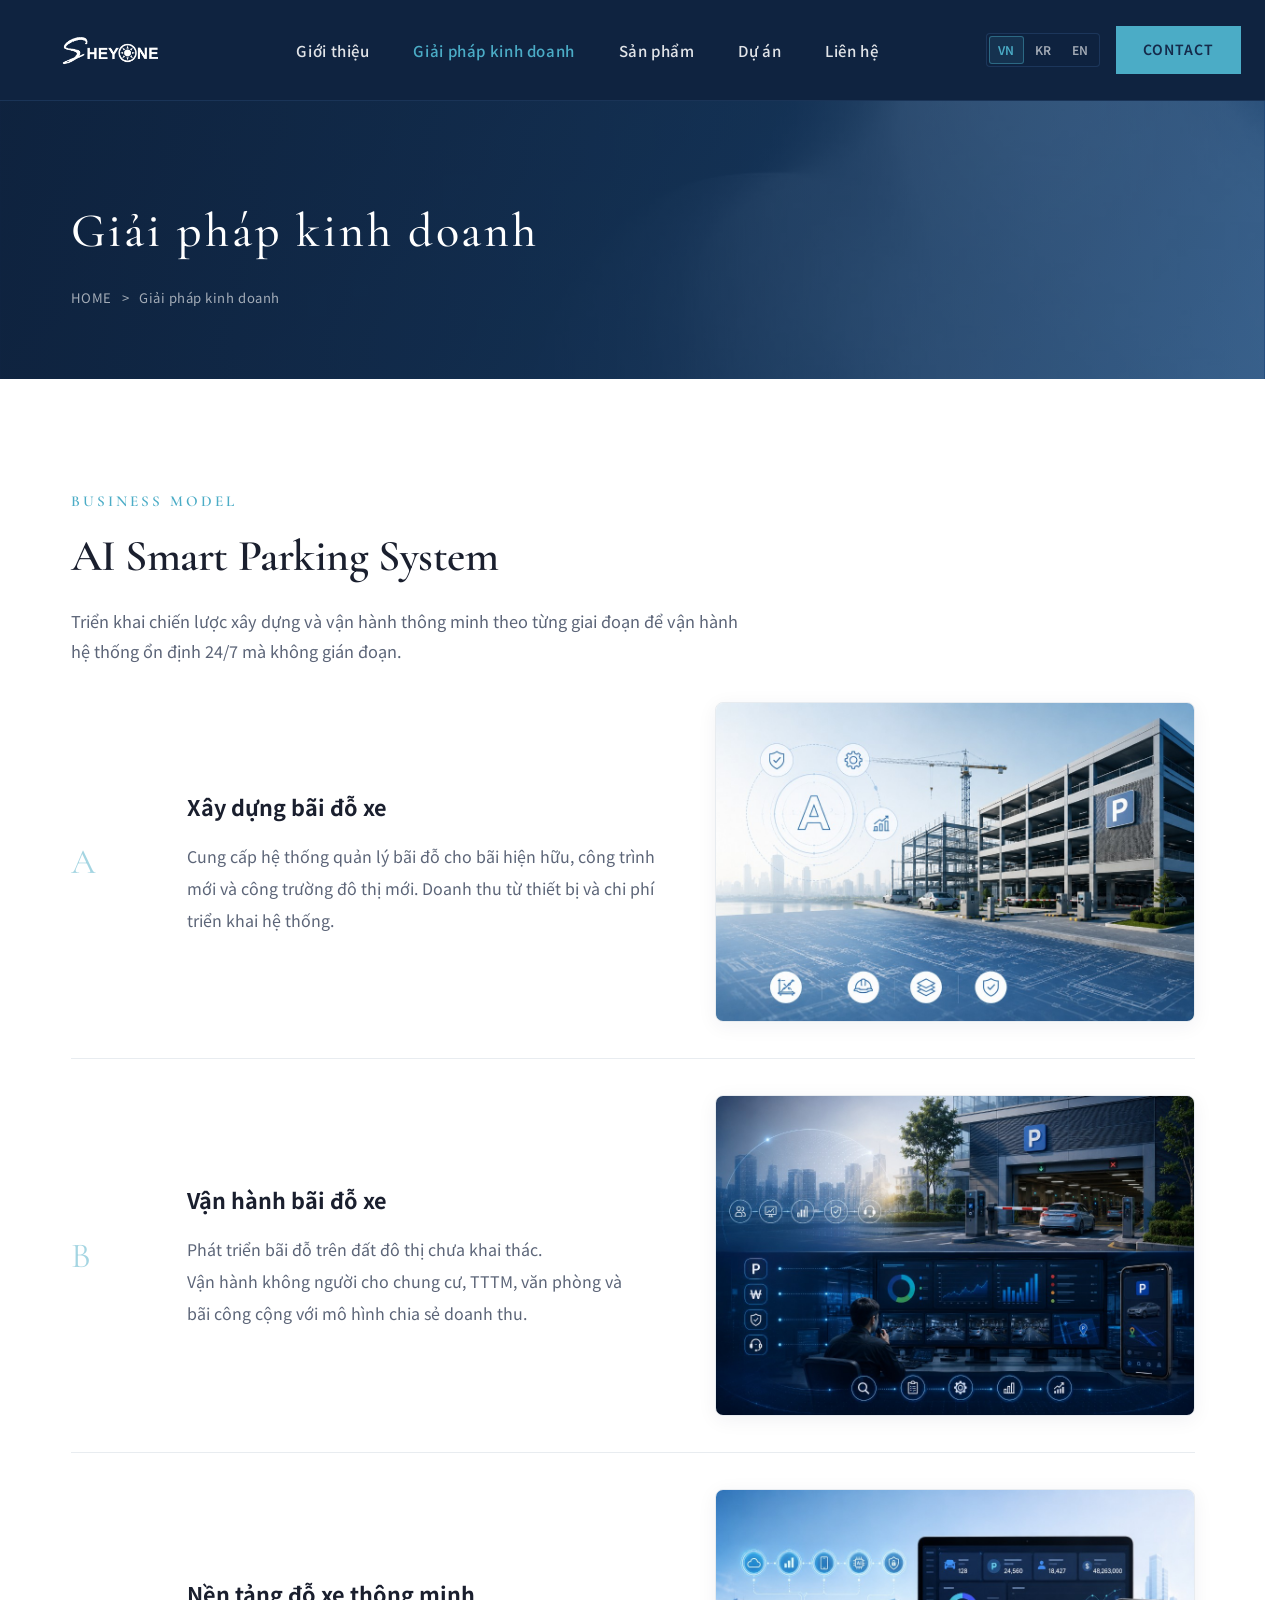
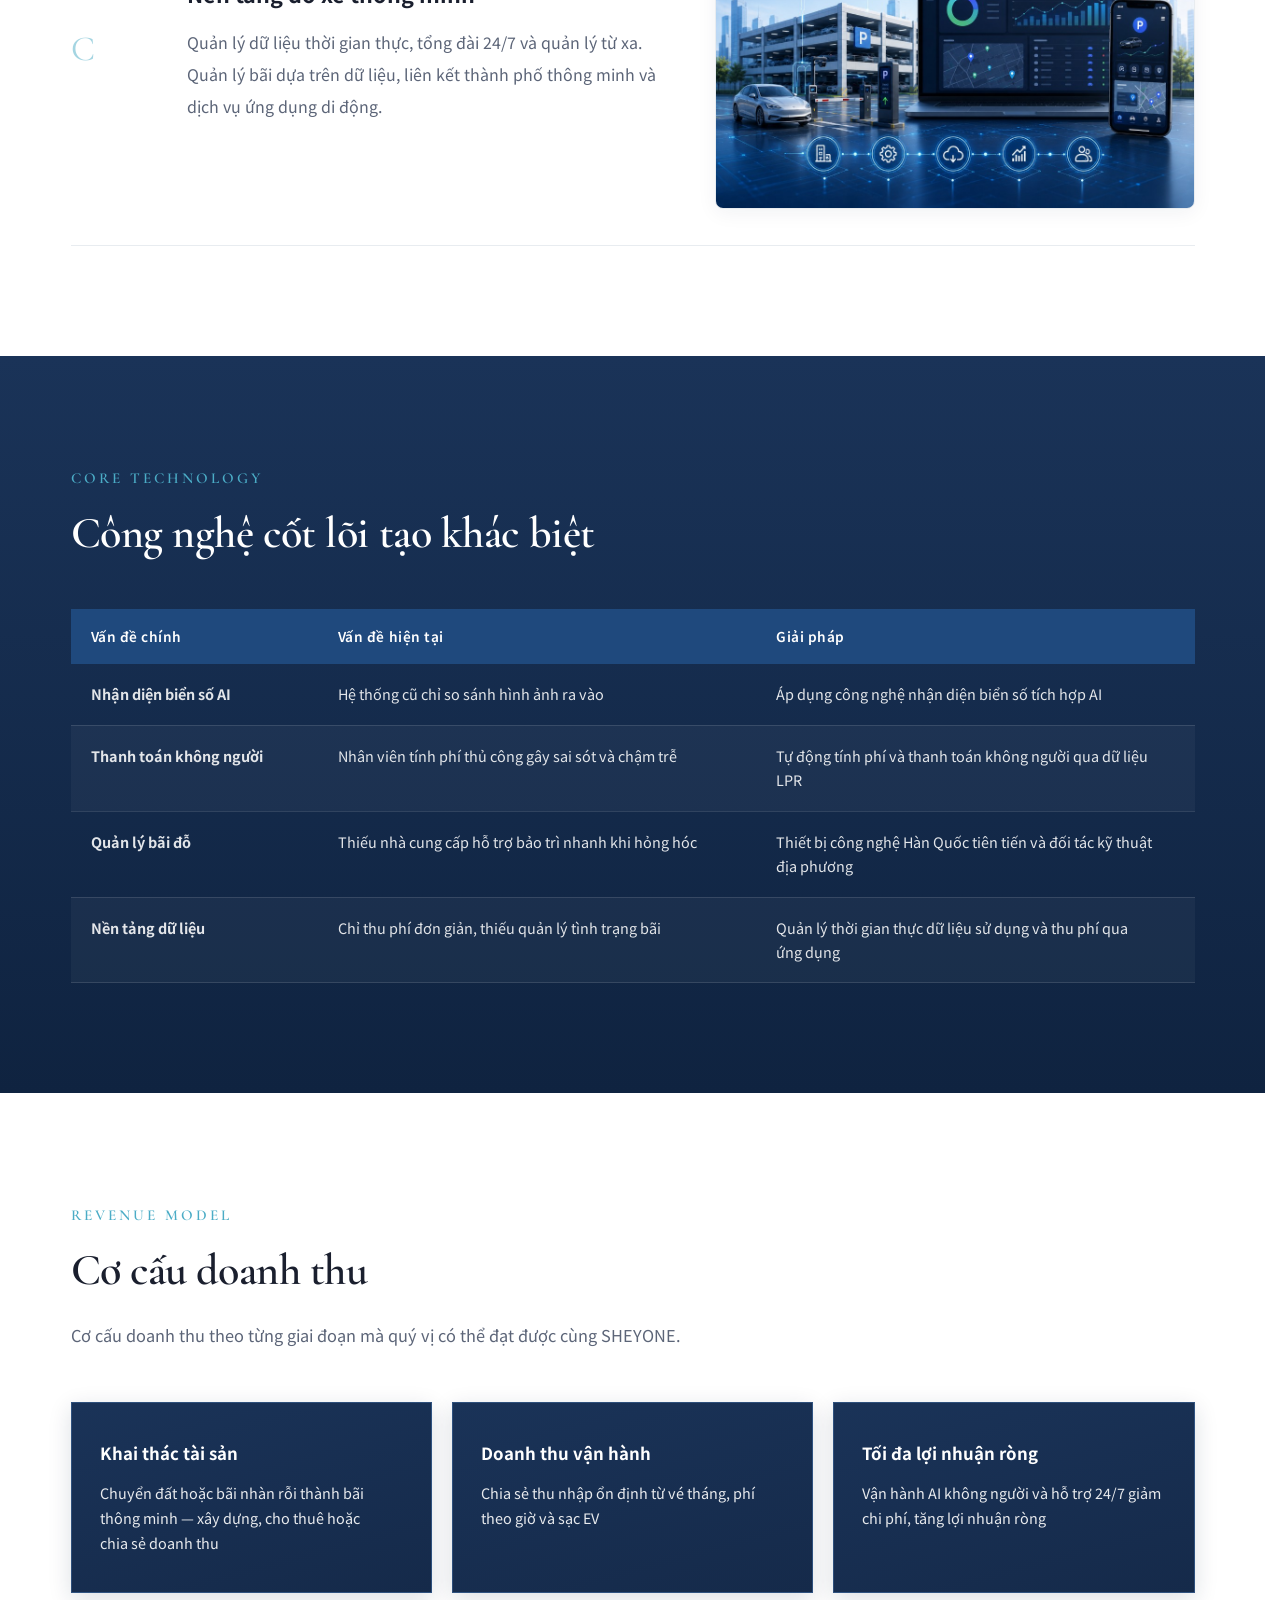
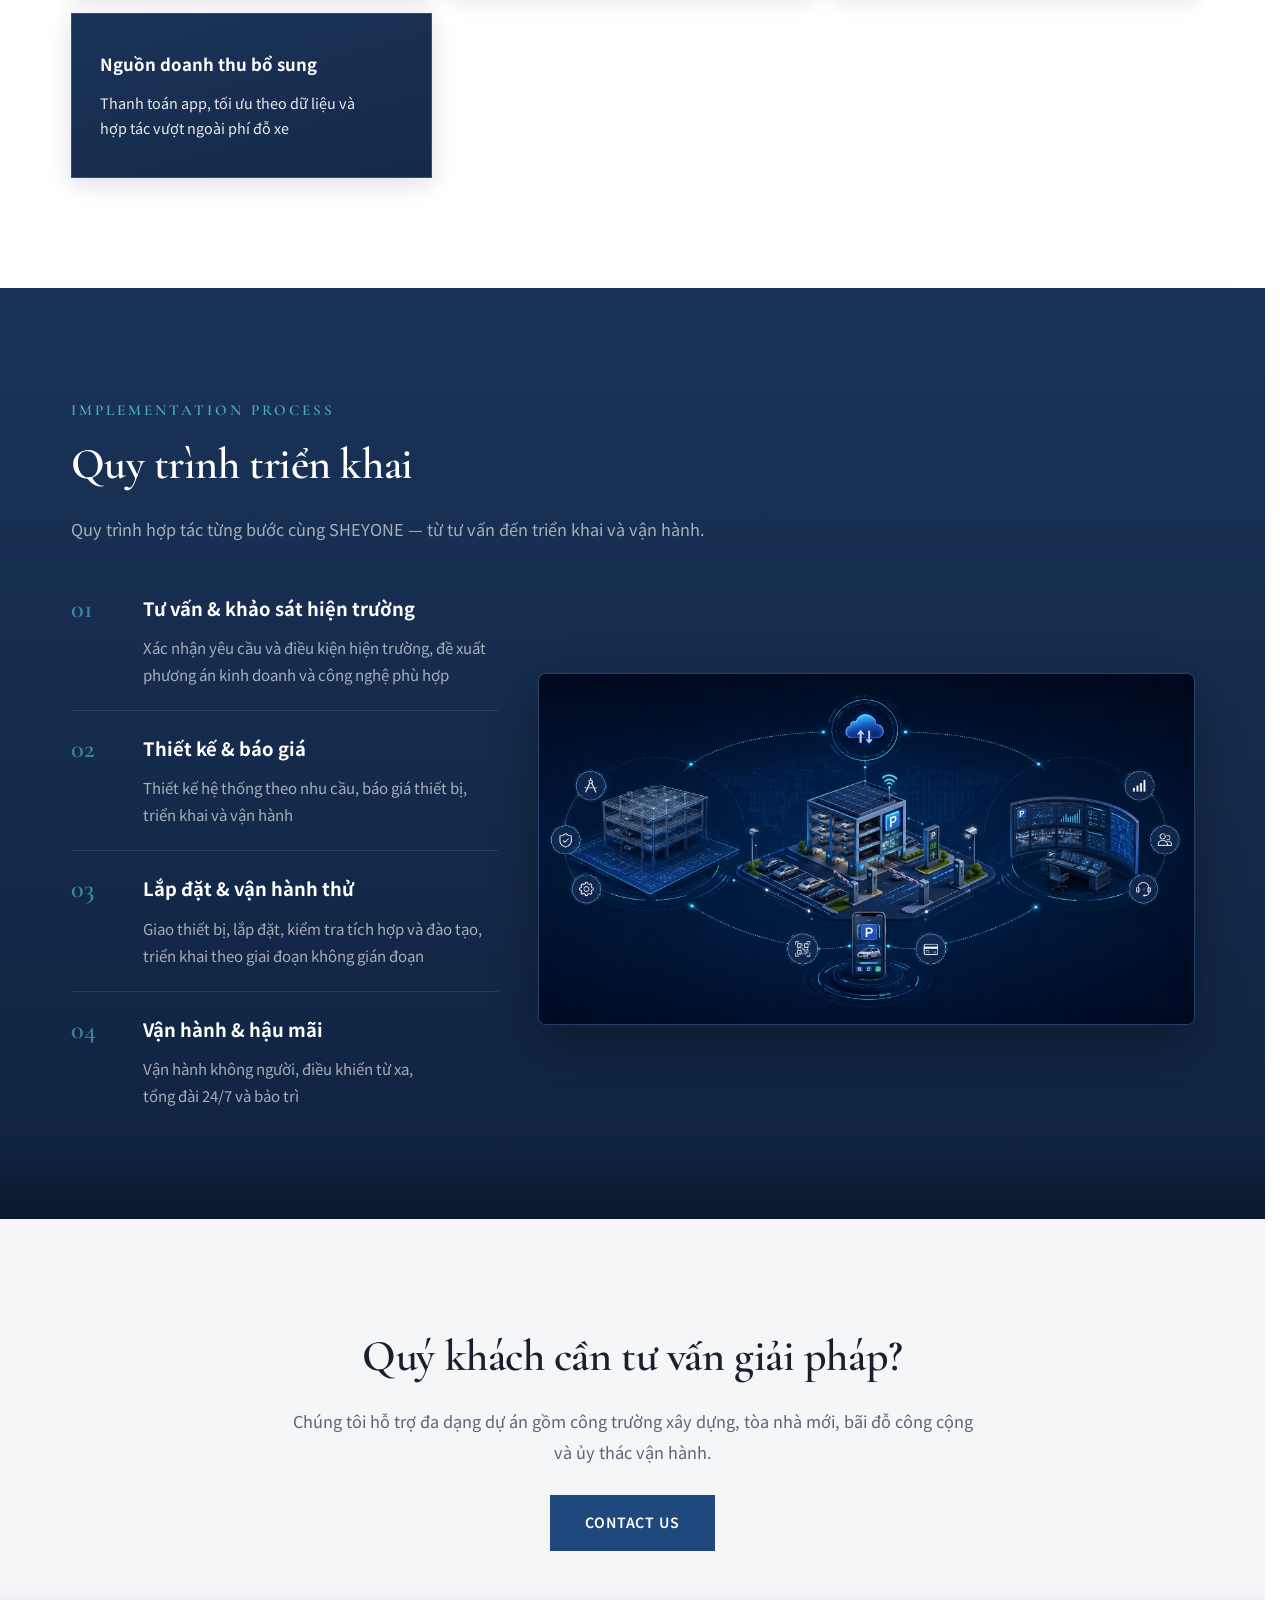
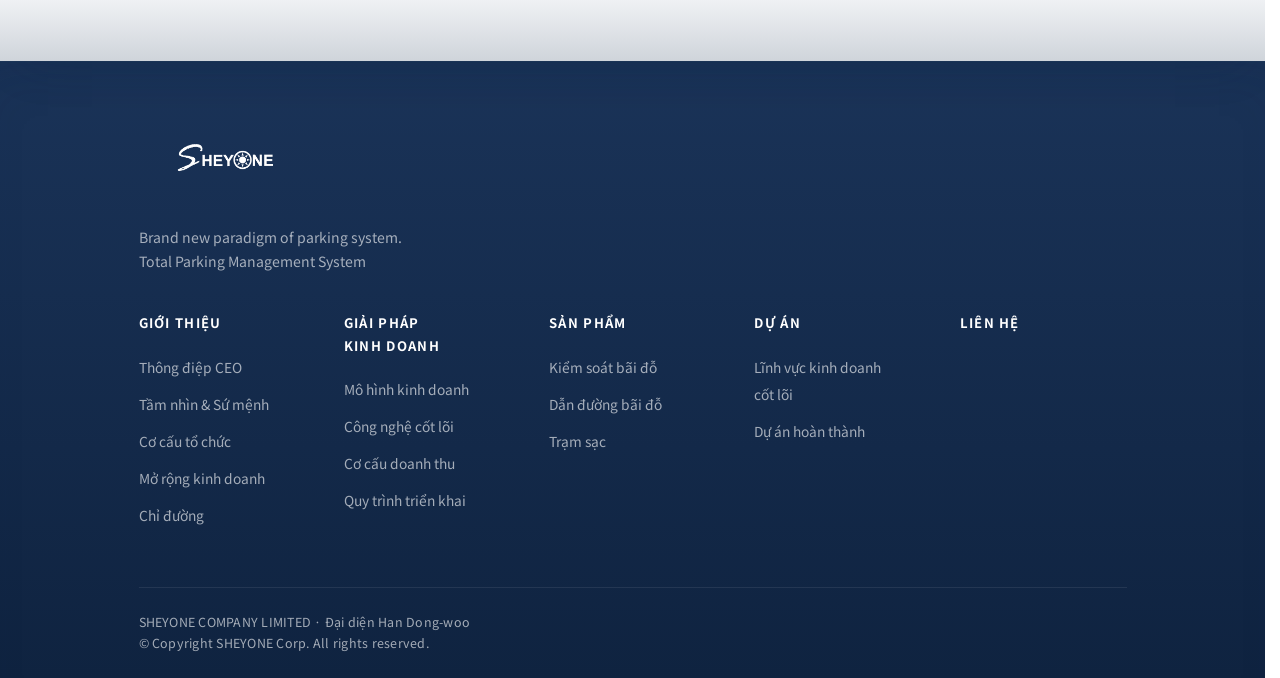
<file: solutions.html>
<!DOCTYPE html>
<html lang="vi">
<head>
  <meta charset="UTF-8">
  <meta name="viewport" content="width=device-width, initial-scale=1.0">
  <title>사업 솔루션 | SHEYONE</title>
  <link href="https://fonts.googleapis.com/css2?family=Cormorant+Garamond:wght@500;600;700&family=Noto+Sans+KR:wght@400;500;600;700&display=swap" rel="stylesheet">
  <script>document.documentElement.classList.add('lang-pending');setTimeout(function(){document.documentElement.classList.remove('lang-pending');},3000);</script>
  <link rel="stylesheet" href="css/style.css">
  <link rel="stylesheet" href="css/lang.css">
</head>
<body data-i18n-title="sol.title">

  <header class="header">
    <div class="container">
      <a href="index.html" class="logo"><img src="assets/logo.png" alt="SHEYONE"></a>
      <ul class="nav">
        <li>
          <a href="about.html" data-i18n="nav.about">회사소개</a>
          <div class="dropdown">
            <a href="about.html#ceo" data-i18n="nav.ceoMessage">인사말</a>
            <a href="about.html#vision" data-i18n="nav.vision">비전 &amp; 미션</a>
            <a href="about.html#org" data-i18n="nav.org">조직 구성</a>
            <a href="about.html#future" data-i18n="nav.expansion">사업 확장</a>
            <a href="about.html#location" data-i18n="nav.location">오시는 길</a>
          </div>
        </li>
        <li>
          <a href="solutions.html" class="active" data-i18n="nav.solutions">사업 솔루션</a>
          <div class="dropdown">
            <a href="solutions.html#business" data-i18n="nav.businessModel">사업 모델</a>
            <a href="solutions.html#tech" data-i18n="nav.tech">핵심 기술</a>
            <a href="solutions.html#revenue" data-i18n="nav.revenue">수익 구조</a>
            <a href="solutions.html#process" data-i18n="nav.process">도입 절차</a>
          </div>
        </li>
        <li>
          <a href="products.html" data-i18n="nav.products">제품 소개</a>
          <div class="dropdown">
            <a href="products.html#control" data-i18n="nav.prodControl">주차관제</a>
            <a href="products.html#guidance" data-i18n="nav.prodGuidance">주차유도</a>
            <a href="products.html#charger" data-i18n="nav.prodCharger">충전기</a>
          </div>
        </li>
        <li>
          <a href="projects.html" data-i18n="nav.projects">주요 프로젝트</a>
          <div class="dropdown">
            <a href="projects.html#major" data-i18n="nav.projMajor">핵심 사업 분야</a>
            <a href="projects.html#completed" data-i18n="nav.projCompleted">완성 프로젝트</a>
          </div>
        </li>
        <li><a href="contact.html" data-i18n="nav.contact">고객센터</a></li>
      </ul>
      <div class="header-cta">
        <div class="lang-switch" aria-label="Language">
          <a href="#" class="lang-btn" data-lang="vi">VN</a>
          <a href="#" class="lang-btn" data-lang="ko">KR</a>
          <a href="#" class="lang-btn" data-lang="en">EN</a>
        </div>
        <a href="contact.html" class="btn btn-primary" data-i18n="btn.contact">Contact</a>
        <button class="mobile-toggle" aria-label="메뉴" data-i18n-label="btn.menu"><span></span><span></span><span></span></button>
      </div>
    </div>
  </header>

  <div class="page-header">
    <div class="container">
      <h1 data-i18n="sol.breadcrumb">사업 솔루션</h1>
      <div class="breadcrumb"><a href="index.html" data-i18n="breadcrumb.home">HOME</a> &gt; <span data-i18n="sol.breadcrumb">사업 솔루션</span></div>
    </div>
  </div>

  <section class="section section-stripe-light" id="business">
    <div class="container">
      <div class="section-label">Business Model</div>
      <h2 class="section-title">AI Smart Parking System</h2>
      <p class="section-desc" data-i18n="sol.biz.desc">단계별 주차장 구축과 스마트 운영 전략으로 업무 중단 없이 24시간 안정적인 시스템 운영을 실현합니다.</p>
      <div class="solution-row">
        <div class="solution-num">A</div>
        <div class="solution-row-content">
          <div class="solution-row-body">
            <h3 data-i18n="sol.a.title">주차장 구축 사업</h3>
            <p data-i18n-html="sol.a.p">기존 건물 주차장과 신축 건물의 주차장, 신도시 건설현장에 주차관제 시스템 판매. 주차관제 장비 납품 및 시스템 구축비용 수익.</p>
          </div>
          <div class="solution-row-media">
            <img src="assets/business/business-a.png" alt="주차장 구축 사업" width="1200" height="675" loading="lazy">
          </div>
        </div>
      </div>
      <div class="solution-row">
        <div class="solution-num">B</div>
        <div class="solution-row-content">
          <div class="solution-row-body">
            <h3 data-i18n="sol.b.title">주차장 운영 사업</h3>
            <p data-i18n-html="sol.b.p">도심지역 미개발 토지에 대한 주차장 개발, 대도시 주차문제 해결.<br>아파트, 쇼핑몰, 오피스, 지역별 공공 주차장 무인 운영 및 수익 공유 모델.</p>
          </div>
          <div class="solution-row-media">
            <img src="assets/business/business-b.png" alt="주차장 운영 사업" width="1200" height="675" loading="lazy">
          </div>
        </div>
      </div>
      <div class="solution-row">
        <div class="solution-num">C</div>
        <div class="solution-row-content">
          <div class="solution-row-body">
            <h3 data-i18n="sol.c.title">스마트 주차 플랫폼</h3>
            <p data-i18n-html="sol.c.p">실시간 데이터 관리, 24시간 콜센터 운영 및 원격관리.<br>데이터 기반 주차 관리, 스마트시티 연계, 모바일 App 서비스 구축.</p>
          </div>
          <div class="solution-row-media">
            <img src="assets/business/business-c.png" alt="스마트 주차 플랫폼" width="1200" height="675" loading="lazy">
          </div>
        </div>
      </div>
    </div>
  </section>

  <section class="section section-stripe-dark" id="tech">
    <div class="container">
      <div class="section-label">Core Technology</div>
      <h2 class="section-title" data-i18n="sol.tech.title">핵심 차별화 기술</h2>
      <table class="tech-table">
        <thead><tr><th style="width:22%" data-i18n="sol.th.issue">주요 이슈</th><th style="width:39%" data-i18n="sol.th.problem">기존 문제</th><th data-i18n="sol.th.solution">해결 방법</th></tr></thead>
        <tbody>
          <tr><td><strong data-i18n="sol.tr1.issue">AI 차량번호인식</strong></td><td data-i18n="sol.tr1.problem">기존 시스템은 입·출차 이미지 비교만 활용</td><td data-i18n="sol.tr1.solution">AI 기술이 탑재된 차량번호인식 기술 도입</td></tr>
          <tr><td><strong data-i18n="sol.tr2.issue">무인 결제</strong></td><td data-i18n="sol.tr2.problem">근무자 직접 정산으로 오류·시간 소요</td><td data-i18n="sol.tr2.solution">차량번호인식 데이터로 주차요금 자동정산 및 무인 결제</td></tr>
          <tr><td><strong data-i18n="sol.tr3.issue">주차관제</strong></td><td data-i18n="sol.tr3.problem">장비업체 부재로 고장 시 신속 A/S 불가</td><td data-i18n="sol.tr3.solution">첨단 한국 기술 장비 + 현지 전문 기술 업체 운영</td></tr>
          <tr><td><strong data-i18n="sol.tr4.issue">데이터 플랫폼</strong></td><td data-i18n="sol.tr4.problem">단순 요금정산, 주차장 현황 관리 부재</td><td data-i18n="sol.tr4.solution">이용현황·요금정산 데이터 App 실시간 관리</td></tr>
        </tbody>
      </table>
    </div>
  </section>

  <section class="section section-stripe-light" id="revenue">
    <div class="container">
      <div class="section-label">Revenue Model</div>
      <h2 class="section-title" data-i18n="sol.rev.title">수익 구조</h2>
      <p class="section-desc" data-i18n="sol.rev.desc">SHEYONE과 함께 귀사 자산에서 얻을 수 있는 단계별 수익 구조입니다.</p>
      <div class="cards-grid-dark">
        <div class="dark-card"><h3 data-i18n="sol.rev.c1t">부지·자산 수익화</h3><p data-i18n="sol.rev.c1p">유휴 부지·주차 공간을 스마트 주차장으로 전환, 구축·수익 분배 수익 창출</p></div>
        <div class="dark-card"><h3 data-i18n="sol.rev.c2t">운영 수익</h3><p data-i18n="sol.rev.c2p">정기권·시간 요금·EV 충전 등 일상 운영 수익을 파트너와 공유</p></div>
        <div class="dark-card"><h3 data-i18n="sol.rev.c3t">순수익 극대화</h3><p data-i18n="sol.rev.c3p">AI 무인 운영·24시간 A/S로 인건비·중단을 줄여 순수익 확대</p></div>
        <div class="dark-card"><h3 data-i18n="sol.rev.c4t">부가 수익 창출</h3><p data-i18n="sol.rev.c4p">App 결제·데이터 최적화·제휴 서비스로 추가 수익 창출</p></div>
      </div>
    </div>
  </section>

  <section class="section section-stripe-dark" id="process">
    <div class="container">
      <div class="section-label">Implementation Process</div>
      <h2 class="section-title" data-i18n="sol.process.title">도입 절차</h2>
      <p class="section-desc" data-i18n="sol.process.desc">상담부터 구축·운영까지, SHEYONE과 함께하는 단계별 협력 프로세스입니다.</p>
      <div class="process-layout">
        <div class="process-steps">
          <div class="process-step">
            <span class="process-step-num">01</span>
            <div class="process-step-body">
              <h3 data-i18n="sol.process.s1t">상담·현장 분석</h3>
              <p data-i18n="sol.process.s1p">파트너 요건·현장 여건 확인, 최적 사업·기술 방안 제안</p>
            </div>
          </div>
          <div class="process-step">
            <span class="process-step-num">02</span>
            <div class="process-step-body">
              <h3 data-i18n="sol.process.s2t">설계·견적</h3>
              <p data-i18n="sol.process.s2p">맞춤형 시스템 설계, 장비·구축·운영 견적 제공</p>
            </div>
          </div>
          <div class="process-step">
            <span class="process-step-num">03</span>
            <div class="process-step-body">
              <h3 data-i18n="sol.process.s3t">구축·시운전</h3>
              <p data-i18n="sol.process.s3p">장비 납품·설치, 연동 테스트·교육, 단계별 무중단 구축</p>
            </div>
          </div>
          <div class="process-step">
            <span class="process-step-num">04</span>
            <div class="process-step-body">
              <h3 data-i18n="sol.process.s4t">운영·A/S</h3>
              <p data-i18n="sol.process.s4p">무인 운영·원격관제, 24시간 콜센터 및 유지보수 지원</p>
            </div>
          </div>
        </div>
        <div class="process-visual">
          <img src="assets/process/process-ecosystem.png" alt="스마트 주차 통합 프로세스 — 설계, 구축, 관제, 모바일 서비스" width="1536" height="1024" loading="lazy">
        </div>
      </div>
    </div>
  </section>

  <section class="section section-light section-cta">
    <div class="container" style="text-align:center;">
      <h2 class="section-title" data-i18n="sol.cta.title">솔루션 상담이 필요하신가요?</h2>
      <p class="section-desc" style="margin:0 auto 28px;" data-i18n="sol.cta.desc">건설현장 · 신축건물 · 공공주차장 · 운영 위탁 등 다양한 사업을 지원합니다.</p>
      <a href="contact.html" class="btn btn-dark" data-i18n="btn.contactUs">Contact Us</a>
    </div>
  </section>

  <footer class="footer">
    <div class="container">
      <div class="footer-grid">
        <div class="footer-brand">
          <img src="assets/logo.png" alt="SHEYONE">
          <p data-i18n-html="footer.tagline">Brand new paradigm of parking system.<br>Total Parking Management System — Việt Nam</p>
        </div>
        <div>
          <h4 data-i18n="nav.about">회사소개</h4>
          <ul class="footer-links">
            <li><a href="about.html#ceo" data-i18n="nav.ceoMessage">인사말</a></li>
            <li><a href="about.html#vision" data-i18n="nav.vision">비전 &amp; 미션</a></li>
            <li><a href="about.html#org" data-i18n="nav.org">조직 구성</a></li>
            <li><a href="about.html#future" data-i18n="nav.expansion">사업 확장</a></li>
            <li><a href="about.html#location" data-i18n="nav.location">오시는 길</a></li>
          </ul>
        </div>
        <div>
          <h4 data-i18n="nav.solutions">사업 솔루션</h4>
          <ul class="footer-links">
            <li><a href="solutions.html#business" data-i18n="nav.businessModel">사업 모델</a></li>
            <li><a href="solutions.html#tech" data-i18n="nav.tech">핵심 기술</a></li>
            <li><a href="solutions.html#revenue" data-i18n="nav.revenue">수익 구조</a></li>
            <li><a href="solutions.html#process" data-i18n="nav.process">도입 절차</a></li>
          </ul>
        </div>
        <div>
          <h4 data-i18n="nav.products">제품 소개</h4>
          <ul class="footer-links">
            <li><a href="products.html#control" data-i18n="nav.prodControl">주차관제</a></li>
            <li><a href="products.html#guidance" data-i18n="nav.prodGuidance">주차유도</a></li>
            <li><a href="products.html#charger" data-i18n="nav.prodCharger">충전기</a></li>
          </ul>
        </div>
        <div>
          <h4 data-i18n="nav.projects">주요 프로젝트</h4>
          <ul class="footer-links">
            <li><a href="projects.html#major" data-i18n="nav.projMajor">핵심 사업 분야</a></li>
            <li><a href="projects.html#completed" data-i18n="nav.projCompleted">완성 프로젝트</a></li>
          </ul>
        </div>
        <div>
          <h4><a href="contact.html" data-i18n="nav.contact">고객센터</a></h4>
        </div>
      </div>
      <div class="footer-bottom">
        <p data-i18n="footer.copyFull">SHEYONE COMPANY LIMITED · 대표 한동우</p>
        <p data-i18n="footer.copy">© Copyright SHEYONE Corp. All rights reserved.</p>
      </div>
    </div>
  </footer>
  <script src="js/i18n.js"></script>
  <script src="js/lang.js"></script>
  <script src="js/main.js"></script>
</body>
</html>
</file>
<file: css/style.css>
/* ===== SHEYONE Brand System ===== */
*, *::before, *::after { box-sizing: border-box; margin: 0; padding: 0; }

:root {
  --black: #0f2340;
  --dark: #1a3358;
  --dark-elevated: #243d66;
  --primary: #1F497D;
  --primary-light: #4F81BD;
  --primary-deep: #152a4a;
  --accent: #4BACC6;
  --accent-teal: #3a9aaa;
  --accent-glow: rgba(75, 172, 198, 0.25);
  --white: #ffffff;
  --gray-100: #f4f6f8;
  --gray-200: #e8ecf0;
  --gray-400: #9aa3b2;
  --gray-600: #5c6578;
  --gray-800: #2a3140;
  --text: #1a1f2e;
  --text-light: rgba(255,255,255,0.88);
  --text-muted: rgba(255,255,255,0.62);
  --shadow: 0 8px 32px rgba(15, 35, 64, 0.2);
  --shadow-lg: 0 20px 60px rgba(15, 35, 64, 0.32);
  --radius: 4px;
  --radius-lg: 8px;
  --transition: 0.35s cubic-bezier(0.4, 0, 0.2, 1);
  --logo-height: 75px;
  --logo-offset-y: 6px;
  --serif: 'Cormorant Garamond', 'Noto Serif KR', Georgia, serif;
  --sans: 'Noto Sans KR', -apple-system, BlinkMacSystemFont, sans-serif;
}

html {
  scroll-behavior: smooth;
  scroll-padding-top: 100px;
  font-size: 16px;
  scrollbar-gutter: stable;
  hyphens: none;
  word-break: normal;
  overflow-wrap: break-word;
}

html[lang="ko"] {
  word-break: keep-all;
  overflow-wrap: normal;
}

html[lang="ko"] :where([lang="en"], [lang="en-US"]) {
  word-break: normal;
  overflow-wrap: normal;
  font-variant-east-asian: normal;
}

body {
  font-family: var(--sans);
  color: var(--text);
  line-height: 1.7;
  overflow-x: hidden;
  background: var(--white);
}

a { text-decoration: none; color: inherit; transition: color var(--transition), opacity var(--transition); }
ul { list-style: none; }
img { max-width: 100%; display: block; }

.container { max-width: 1180px; margin: 0 auto; padding: 0 28px; }

.section { padding: 110px 0; }
.section-dark { background: linear-gradient(180deg, var(--dark) 0%, var(--black) 100%); color: var(--white); }
.section-light { background: var(--gray-100); }

.section-stripe-light {
  background: var(--white);
  color: var(--text);
}

.section-stripe-dark {
  background: linear-gradient(180deg, var(--dark) 0%, var(--black) 100%);
  color: var(--white);
}

.section-stripe-dark .section-title { color: var(--white); }
.section-stripe-dark .section-desc { color: var(--text-muted); }

.section-stripe-dark .org-card {
  background: rgba(36, 61, 102, 0.55);
  border-color: rgba(79, 129, 189, 0.22);
}
.section-stripe-dark .org-card h4 { color: var(--accent); }
.section-stripe-dark .org-card p { color: var(--text-muted); }

.section-stripe-dark .info-item { border-bottom-color: rgba(255, 255, 255, 0.12); }
.section-stripe-dark .info-item .label { color: var(--accent); }
.section-stripe-dark .info-item .value { color: var(--text-light); }
.section-stripe-dark .about-image { border-color: rgba(79, 129, 189, 0.22); }

.section-stripe-dark .solution-row {
  border-top-color: rgba(255, 255, 255, 0.12);
  border-bottom-color: rgba(255, 255, 255, 0.12);
}
.section-stripe-dark .solution-row h3 { color: var(--white); }
.section-stripe-dark .solution-row p { color: var(--text-muted); }

.section-stripe-dark .tech-table td {
  color: var(--text-light);
  border-bottom-color: rgba(255, 255, 255, 0.12);
  background: transparent;
}
.section-stripe-dark .tech-table tr:nth-child(even) td {
  background: rgba(255, 255, 255, 0.04);
}

.section-stripe-dark .project-card {
  background: rgba(36, 61, 102, 0.55);
  border-color: rgba(79, 129, 189, 0.22);
}
.section-stripe-dark .project-card h3 { color: var(--white); }
.section-stripe-dark .project-card p,
.section-stripe-dark .project-card li { color: var(--text-muted); }

.section-label {
  font-family: var(--serif);
  font-size: 0.95rem;
  font-weight: 600;
  letter-spacing: 0.2em;
  text-transform: uppercase;
  color: var(--accent);
  margin-bottom: 14px;
}

.section-title {
  font-family: var(--serif);
  font-size: clamp(2rem, 4.5vw, 2.75rem);
  font-weight: 600;
  line-height: 1.25;
  margin-bottom: 22px;
  letter-spacing: -0.01em;
}

.section-dark .section-title { color: var(--white); }

.section-desc {
  font-size: 1.02rem;
  color: var(--gray-600);
  max-width: 700px;
  line-height: 1.85;
}

.section-dark .section-desc { color: var(--text-muted); }

.brand-serif {
  font-family: var(--serif);
  letter-spacing: 0.08em;
}

.btn {
  display: inline-flex;
  align-items: center;
  gap: 10px;
  padding: 15px 34px;
  border-radius: 0;
  font-size: 0.88rem;
  font-weight: 600;
  letter-spacing: 0.06em;
  text-transform: uppercase;
  border: none;
  cursor: pointer;
  transition: all var(--transition);
}

.btn-primary {
  background: var(--accent);
  color: var(--primary-deep);
}
.btn-primary:hover {
  background: var(--white);
  transform: translateY(-2px);
  box-shadow: var(--shadow);
}

.btn-outline {
  background: transparent;
  color: var(--white);
  border: 1px solid rgba(255,255,255,0.45);
}
.btn-outline:hover {
  background: var(--white);
  color: var(--primary-deep);
  border-color: var(--white);
}

.btn-dark {
  background: var(--primary);
  color: var(--white);
  border: 1px solid var(--primary);
}
.btn-dark:hover {
  background: var(--primary-light);
  border-color: var(--primary-light);
}

/* ===== Header ===== */
.header {
  position: sticky;
  top: 0;
  z-index: 1000;
  height: 101px;
  box-sizing: border-box;
  background: var(--black);
  border-bottom: 1px solid rgba(79, 129, 189, 0.18);
  transform: translateZ(0);
}

.header .container {
  display: flex;
  align-items: center;
  justify-content: space-between;
  width: 80%;
  max-width: 1520px;
  height: 100px;
  min-height: 100px;
  max-height: 100px;
  box-sizing: border-box;
  margin: 0 auto;
  padding: 0 12px;
}

.logo {
  flex-shrink: 0;
  display: flex;
  align-items: center;
  height: 100px;
  line-height: 0;
}

.logo img {
  height: var(--logo-height);
  width: auto;
  transform: translateY(var(--logo-offset-y));
}

.nav {
  flex: 1;
  display: flex;
  gap: clamp(2px, 0.35vw, 8px);
  flex-wrap: nowrap;
  margin: 0 clamp(16px, 2vw, 32px);
  justify-content: center;
  align-items: center;
}

.nav > li {
  position: relative;
  flex: 0 1 auto;
  min-width: 0;
}

.nav > li > a {
  display: inline-flex;
  align-items: center;
  justify-content: center;
  height: 48px;
  min-height: 48px;
  max-height: 48px;
  padding: 0 clamp(17px, 1.5vw, 31px);
  box-sizing: border-box;
  font-size: clamp(15px, 1.08vw, 17px);
  font-weight: 500;
  line-height: 1;
  color: var(--text-light);
  letter-spacing: 0.045em;
  white-space: nowrap;
  text-align: center;
}
.nav > li > a:hover,
.nav > li > a.active { color: var(--accent); }

.dropdown {
  position: absolute;
  top: 100%;
  left: 0;
  min-width: 210px;
  background: var(--dark-elevated);
  border: 1px solid rgba(255,255,255,0.08);
  padding: 10px;
  opacity: 0;
  visibility: hidden;
  pointer-events: none;
  transform: translateY(6px);
  transition: opacity var(--transition), transform var(--transition), visibility var(--transition);
}
.nav > li:hover .dropdown {
  opacity: 1;
  visibility: visible;
  pointer-events: auto;
  transform: translateY(0);
}
.dropdown a {
  display: block;
  padding: 12px 17px;
  font-size: 15px;
  color: var(--text-muted);
}
.dropdown a:hover { color: var(--accent); background: rgba(255,255,255,0.04); }

.header-cta {
  display: flex;
  align-items: center;
  gap: clamp(10px, 1.2vw, 18px);
  flex-shrink: 0;
}
.header-cta .phone {
  font-size: clamp(15px, 1.1vw, 17px);
  font-weight: 600;
  color: var(--accent);
  letter-spacing: 0.035em;
  white-space: nowrap;
}

.header-cta .btn {
  height: 48px;
  min-height: 48px;
  max-height: 48px;
  padding: 0 clamp(24px, 2.16vw, 36px);
  font-size: clamp(14px, 1vw, 16px);
  box-sizing: border-box;
}

.header-cta .btn-primary:hover {
  transform: none;
  box-shadow: none;
}

/* Nav optical balance by language length */
html[lang="ko"] .nav > li > a {
  letter-spacing: 0.06em;
}

html[lang="en"] .nav > li > a {
  letter-spacing: 0.032em;
}

html[lang="vi"] .nav > li > a {
  letter-spacing: 0.042em;
}

.mobile-toggle {
  display: none;
  flex-direction: column;
  gap: 5px;
  background: none;
  border: none;
  cursor: pointer;
  padding: 8px;
}
.mobile-toggle span {
  display: block;
  width: 22px;
  height: 1.5px;
  background: var(--white);
}

/* Small laptops: the 80%-wide header can't hold logo + nav + CTA in one row */
@media (min-width: 1025px) and (max-width: 1440px) {
  .header .container {
    width: 100%;
    padding: 0 24px;
  }
  .nav { margin: 0 12px; }
  .nav > li > a { padding: 0 clamp(8px, calc(4.5vw - 38px), 24px); }
}

/* Tablets: nav no longer fits at any padding — use the menu toggle,
   keeping the desktop header height, logo and Contact button */
@media (min-width: 769px) and (max-width: 1024px) {
  .header .container {
    width: 100%;
    padding: 0 24px;
  }
  .nav { display: none; }
  .mobile-toggle { display: flex; }
  .nav.mobile-open {
    display: flex;
    flex-direction: column;
    position: absolute;
    top: 100px; left: 0; right: 0;
    margin: 0;
    background: var(--dark);
    padding: 16px;
    border-bottom: 1px solid rgba(79, 129, 189, 0.2);
    max-height: calc(100vh - 100px);
    overflow-y: auto;
  }
  .nav.mobile-open .dropdown {
    position: static; opacity: 1; visibility: visible; transform: none;
    border: none; padding-left: 16px;
  }
}

/* ===== Hero ===== */
.hero {
  position: relative;
  min-height: 92vh;
  display: flex;
  align-items: center;
  background: linear-gradient(135deg, var(--black) 0%, var(--dark) 55%, var(--primary) 100%);
  overflow: hidden;
}

.hero-bg {
  position: absolute;
  inset: 0;
  background: url('../assets/hero-bg.png') center/cover no-repeat;
  opacity: 0.45;
}

.hero-overlay {
  position: absolute;
  inset: 0;
  background:
    linear-gradient(105deg, rgba(15,35,64,0.88) 0%, rgba(26,51,88,0.72) 45%, rgba(31,73,125,0.35) 100%),
    linear-gradient(to top, rgba(15,35,64,0.95) 0%, transparent 35%);
}

.hero .container {
  position: relative;
  z-index: 1;
  max-width: 900px;
}

.hero-tag {
  display: inline-block;
  font-size: 0.78rem;
  letter-spacing: 0.25em;
  text-transform: uppercase;
  color: var(--accent);
  margin-bottom: 28px;
  padding-bottom: 12px;
  border-bottom: 1px solid rgba(75,172,198,0.35);
}

.hero h1 {
  font-family: var(--serif);
  font-size: clamp(2.8rem, 7vw, 4.5rem);
  font-weight: 500;
  line-height: 1.1;
  color: var(--white);
  margin-bottom: 12px;
  letter-spacing: 0.06em;
}

.hero h1 .sub {
  display: block;
  font-size: clamp(14px, 2.5vw, 18px);
  font-family: 'Noto Sans KR', sans-serif;
  font-weight: 400;
  letter-spacing: 0.04em;
  line-height: 1.45;
  color: var(--text-muted);
  margin-top: 18px;
}

.hero p {
  font-size: 1.05rem;
  color: var(--text-light);
  line-height: 1.9;
  margin: 32px 0 44px;
  max-width: 580px;
}

.hero-buttons { display: flex; gap: 14px; flex-wrap: wrap; }

.scroll-indicator {
  position: absolute;
  bottom: 36px;
  left: 50%;
  transform: translateX(-50%);
  color: var(--text-muted);
  display: flex;
  align-items: center;
  justify-content: center;
  pointer-events: none;
}

.scroll-indicator__arrow {
  width: 28px;
  height: 28px;
  animation: scrollArrowBounce 2s ease-in-out infinite;
}

@keyframes scrollArrowBounce {
  0%, 100% { transform: translateY(0); opacity: 0.5; }
  50% { transform: translateY(7px); opacity: 1; }
}

/* ===== Stats ===== */
.stats-bar {
  background: var(--dark);
  padding: 56px 0 88px;
}

.stats-bar .container {
  display: grid;
  grid-template-columns: repeat(4, 1fr);
  gap: 16px;
  background: transparent;
  border: none;
  border-radius: 0;
  box-shadow: none;
  padding: 0;
}

.stat-item {
  background: rgba(36, 61, 102, 0.72);
  border: 1px solid rgba(79, 129, 189, 0.38);
  border-radius: var(--radius-lg);
  box-shadow: 0 8px 28px rgba(0, 0, 0, 0.14);
  padding: 44px 24px;
  text-align: center;
}

.stat-item .number {
  font-family: var(--serif);
  font-size: 2.6rem;
  font-weight: 600;
  color: var(--accent);
  line-height: 1;
}

.stat-item .label {
  font-size: 0.82rem;
  color: var(--text-muted);
  margin-top: 10px;
  letter-spacing: 0.03em;
  line-height: 1.5;
}

/* ===== Cards Grid ===== */
.cards-grid {
  display: grid;
  grid-template-columns: repeat(3, 1fr);
  gap: 20px;
  background: transparent;
  margin-top: 52px;
}

.card {
  background: linear-gradient(180deg, var(--white) 0%, #fafbfc 100%);
  padding: 40px 32px;
  transition: all var(--transition);
  box-shadow:
    0 1px 2px rgba(15, 35, 64, 0.05),
    0 8px 28px rgba(15, 35, 64, 0.08);
}

.card:hover {
  background: linear-gradient(180deg, var(--white) 0%, #f6f8fa 100%);
  box-shadow:
    0 2px 6px rgba(15, 35, 64, 0.07),
    0 14px 36px rgba(15, 35, 64, 0.11);
  transform: translateY(-3px);
}

.card-num {
  font-family: var(--serif);
  font-size: 2rem;
  color: var(--accent);
  opacity: 0.6;
  margin-bottom: 16px;
}

.card h3 {
  font-size: 1.15rem;
  font-weight: 700;
  margin-bottom: 14px;
  color: var(--text);
}

.card p {
  font-size: 0.92rem;
  color: var(--gray-600);
  line-height: 1.8;
}

.card .link {
  display: inline-block;
  margin-top: 18px;
  font-size: 0.82rem;
  font-weight: 600;
  letter-spacing: 0.06em;
  text-transform: uppercase;
  color: var(--primary);
}
.card .link:hover { color: var(--accent-teal); }

/* Business areas — visual cards */
#areas .areas-flow {
  display: flex;
  align-items: center;
  gap: 14px;
  margin-top: 40px;
  flex-wrap: wrap;
}

#areas .areas-flow-step {
  display: flex;
  align-items: center;
  gap: 12px;
  padding: 10px 16px;
  background: var(--white);
  border: 1px solid var(--gray-200);
  box-shadow: 0 4px 14px rgba(15, 35, 64, 0.06);
}

#areas .areas-flow-label {
  font-size: 0.78rem;
  font-weight: 700;
  letter-spacing: 0.14em;
  color: var(--primary);
}

#areas .areas-flow-chips {
  display: flex;
  gap: 6px;
}

#areas .areas-flow-chips span {
  display: inline-grid;
  place-items: center;
  min-width: 30px;
  height: 24px;
  padding: 0 6px;
  font-family: var(--serif);
  font-size: 0.8rem;
  font-weight: 600;
  color: var(--white);
  background: var(--accent);
}

#areas .areas-flow-arrow {
  flex: 0 0 36px;
  height: 2px;
  background: var(--accent);
  position: relative;
  opacity: 0.6;
}

#areas .areas-flow-arrow::after {
  content: "";
  position: absolute;
  right: -1px;
  top: -4px;
  border: 5px solid transparent;
  border-left: 7px solid var(--accent);
  border-right: 0;
}

#areas .areas-grid {
  margin-top: 28px;
}

#areas .areas-grid .card {
  display: flex;
  flex-direction: column;
  padding: 0;
  overflow: hidden;
}

#areas .area-media {
  position: relative;
  aspect-ratio: 16 / 10;
  overflow: hidden;
  background: linear-gradient(180deg, #f5f8fb 0%, #e9eef4 100%);
  border-bottom: 1px solid var(--gray-200);
}

#areas .area-media img,
#areas .area-media svg {
  display: block;
  width: 100%;
  height: 100%;
  transition: transform 0.5s ease;
}

#areas .area-media--photo img { object-fit: cover; }

#areas .area-media--chart { background: var(--white); }
#areas .area-media--chart svg { padding: 6px 10px; box-sizing: border-box; }

#areas .areas-grid .card:hover .area-media img,
#areas .areas-grid .card:hover .area-media svg {
  transform: scale(1.05);
}

#areas .area-bar {
  transform-box: fill-box;
  transform-origin: bottom center;
  transition: transform 0.4s ease;
}

#areas .areas-grid .card:hover .area-bar { transform: scaleY(1.04); }

#areas .area-body {
  padding: 24px 26px 28px;
}

#areas .area-body .card-num {
  font-size: 1.4rem;
  margin-bottom: 8px;
}

#areas .area-body h3 {
  font-size: 1.08rem;
  margin-bottom: 8px;
}

#areas .area-body p {
  font-size: 0.86rem;
  line-height: 1.7;
}

@media (max-width: 768px) {
  #areas .areas-flow { gap: 8px; }
  #areas .areas-flow-arrow { display: none; }
  #areas .areas-flow-step { padding: 8px 12px; gap: 8px; }
}

/* Dark cards */
.cards-grid-dark {
  display: grid;
  grid-template-columns: repeat(3, 1fr);
  gap: 20px;
  margin-top: 52px;
}

.dark-card {
  background: rgba(36, 61, 102, 0.55);
  border: 1px solid rgba(79, 129, 189, 0.22);
  padding: 36px 28px;
  transition: all var(--transition);
}
.dark-card:hover {
  border-color: var(--accent);
  transform: translateY(-4px);
  background: rgba(36, 61, 102, 0.75);
}
.dark-card h3 { font-size: 1.05rem; margin-bottom: 12px; color: var(--white); }
.dark-card p { font-size: 0.9rem; color: var(--text-muted); line-height: 1.75; }

#vision .dark-card,
#future .dark-card,
#revenue .dark-card,
#control .dark-card,
#charger .dark-card {
  background: linear-gradient(165deg, var(--dark) 0%, var(--primary-deep) 100%);
  border: 1px solid rgba(79, 129, 189, 0.42);
  box-shadow: 0 6px 22px rgba(15, 35, 64, 0.14);
}

#vision .dark-card h3,
#future .dark-card h3,
#revenue .dark-card h3,
#control .dark-card h3,
#charger .dark-card h3 {
  color: var(--white);
}

#vision .dark-card p,
#future .dark-card p,
#revenue .dark-card p,
#control .dark-card p,
#charger .dark-card p {
  color: rgba(255, 255, 255, 0.9);
}

#vision .dark-card:hover,
#future .dark-card:hover,
#revenue .dark-card:hover,
#control .dark-card:hover,
#charger .dark-card:hover {
  background: linear-gradient(165deg, var(--primary-deep) 0%, var(--black) 100%);
  border-color: var(--accent);
  box-shadow: 0 14px 36px rgba(15, 35, 64, 0.24);
  transform: translateY(-4px);
}

/* Future expansion — vertical stack */
#future .future-stack {
  display: flex;
  flex-direction: column;
  gap: 24px;
  margin-top: 40px;
}

#future .future-item {
  display: grid;
  grid-template-columns: repeat(2, minmax(0, 1fr)); /* same split as .org-grid */
  gap: 24px;
  align-items: stretch;
}

#future .future-item-body {
  order: 1;
}

#future .future-item-media {
  order: 2;
}

#future .future-item-media {
  margin: 0;
  width: 100%; /* when a tall text card stretches the row, don't let aspect-ratio widen the image past its column */
  min-width: 0;
  aspect-ratio: 12 / 7;
  overflow: hidden;
  border: 1px solid rgba(255, 255, 255, 0.25);
  line-height: 0;
  background: #f4f6f8;
  transition: transform var(--transition), box-shadow var(--transition);
}

#future .future-item:hover .dark-card {
  background: linear-gradient(165deg, var(--primary-deep) 0%, var(--black) 100%);
  border-color: var(--accent);
  box-shadow: 0 14px 36px rgba(15, 35, 64, 0.24);
  transform: translateY(-4px);
}

#future .future-stack .future-item:hover .future-item-media {
  transform: translateY(-4px);
  box-shadow: 0 14px 36px rgba(15, 35, 64, 0.24);
}

#future .future-item:nth-child(1) .future-item-media {
  background: #E8F6FC;
  border-color: rgba(14, 165, 233, 0.35);
  box-shadow: 0 8px 24px rgba(14, 165, 233, 0.12);
}

#future .future-item:nth-child(2) .future-item-media {
  background: #F3EEFF;
  border-color: rgba(139, 92, 246, 0.35);
  box-shadow: 0 8px 24px rgba(139, 92, 246, 0.12);
}

#future .future-item:nth-child(3) .future-item-media {
  background: #ECFDF3;
  border-color: rgba(34, 197, 94, 0.35);
  box-shadow: 0 8px 24px rgba(34, 197, 94, 0.12);
}

#future .future-item:nth-child(4) .future-item-media {
  background: #FFFBEB;
  border-color: rgba(245, 158, 11, 0.35);
  box-shadow: 0 8px 24px rgba(245, 158, 11, 0.12);
}

#future .future-item:nth-child(5) .future-item-media {
  background: #FFF1F5;
  border-color: rgba(244, 63, 94, 0.35);
  box-shadow: 0 8px 24px rgba(244, 63, 94, 0.12);
}

#future .future-item-media img {
  display: block;
  width: 100%;
  height: 100%;
  object-fit: cover;
}

#future .future-item-body {
  display: flex;
  flex-direction: column;
  justify-content: center;
  padding: 32px 28px;
}

#future .future-item-num {
  font-family: var(--serif);
  font-size: 1.5rem;
  font-weight: 600;
  color: var(--accent);
  opacity: 0.55;
  margin-bottom: 10px;
  line-height: 1;
}

#future .future-item:nth-child(1) .future-item-num { color: #38BDF8; opacity: 1; }
#future .future-item:nth-child(2) .future-item-num { color: #A78BFA; opacity: 1; }
#future .future-item:nth-child(3) .future-item-num { color: #4ADE80; opacity: 1; }
#future .future-item:nth-child(4) .future-item-num { color: #FBBF24; opacity: 1; }
#future .future-item:nth-child(5) .future-item-num { color: #FB7185; opacity: 1; }

#future .future-item-body h3 {
  font-size: 1.15rem;
  margin-bottom: 12px;
}

#future .future-item-body p {
  margin: 0;
}

@media (max-width: 768px) {
  #future .future-item {
    grid-template-columns: 1fr;
    gap: 0;
  }

  #future .future-item-body {
    order: 2;
  }

  #future .future-item-media {
    order: 1;
  }

  #future .future-item-body {
    padding: 28px 22px;
  }
}

/* Vision triangle layout */
#vision.section {
  padding: 44px 0 48px;
}

#vision .section-label {
  margin-bottom: 8px;
  font-size: 0.88rem;
}

#vision .section-title {
  font-size: clamp(1.55rem, 2.6vw, 1.95rem);
  line-height: 1.22;
  margin-bottom: 0;
  min-height: calc(2 * 1.22em);
}

#vision .vision-content {
  display: grid;
  grid-template-columns: minmax(560px, 600px) minmax(0, 1fr);
  gap: 48px;
  align-items: start;
  margin-top: 30px;
}

#vision .vision-triangle {
  position: relative;
  max-width: 600px;
  margin-left: 0;
  margin-right: auto;
  padding: 0;
  align-self: start;
}

#vision .vision-triangle-lines {
  position: absolute;
  inset: 0;
  width: 100%;
  height: 100%;
  pointer-events: none;
  z-index: 1;
  overflow: visible;
}

#vision .vision-line {
  stroke: rgba(75, 172, 198, 0.72);
  stroke-width: 2;
  stroke-linecap: butt;
}

#vision .vision-triangle-grid {
  --triangle-box-w: 178px;
  --triangle-box-h: 88px;
  --triangle-half-box-w: 89px;
  --triangle-half-box-h: 44px;
  --triangle-side: 380px;
  --triangle-half-side: 190px;
  --triangle-height: 329.09px;
  --triangle-third-height: 109.7px;
  position: relative;
  width: calc(var(--triangle-side) + var(--triangle-box-w));
  max-width: 600px;
  height: calc(var(--triangle-height) + var(--triangle-box-h));
  margin: 0 auto 0 0;
  min-height: 0;
}

#vision .vision-box,
#vision .vision-logo {
  background: linear-gradient(165deg, var(--dark) 0%, var(--primary-deep) 100%);
  border: 1px solid rgba(79, 129, 189, 0.42);
  box-shadow:
    0 8px 28px rgba(15, 35, 64, 0.18),
    0 0 40px rgba(75, 172, 198, 0.14);
  transition: all var(--transition);
  box-sizing: border-box;
}

#vision .vision-box {
  position: absolute;
  z-index: 2;
  width: var(--triangle-box-w);
  height: var(--triangle-box-h);
  padding: 16px 14px;
  display: flex;
  flex-direction: column;
  justify-content: center;
  align-items: center;
  text-align: center;
  overflow: hidden;
}

#vision .vision-box--top {
  left: calc(var(--triangle-half-box-w) + var(--triangle-half-side));
  top: var(--triangle-half-box-h);
  transform: translate(-50%, -50%);
}

#vision .vision-box--left {
  left: var(--triangle-half-box-w);
  top: calc(var(--triangle-half-box-h) + var(--triangle-height));
  transform: translate(-50%, -50%);
}

#vision .vision-box--right {
  left: calc(var(--triangle-half-box-w) + var(--triangle-side));
  top: calc(var(--triangle-half-box-h) + var(--triangle-height));
  transform: translate(-50%, -50%);
}

#vision .vision-box.is-placed {
  transform: translate(-50%, -50%);
}

#vision .vision-box.is-placed:hover {
  transform: translate(-50%, calc(-50% - 4px));
}

#vision .vision-box h3 {
  font-size: 0.94rem;
  margin-bottom: 0;
  line-height: 1.35;
  max-width: 100%;
}

html[lang="vi"] #vision .vision-box h3 {
  font-size: 0.96rem;
  line-height: 1.32;
  letter-spacing: -0.01em;
}

html[lang="en"] #vision .vision-box h3 {
  font-size: 0.98rem;
  line-height: 1.32;
}

#vision .vision-box p {
  font-size: 0.78rem;
  line-height: 1.55;
}

#vision .vision-box:hover,
#vision .vision-logo:hover {
  background: linear-gradient(165deg, var(--primary-deep) 0%, var(--black) 100%);
  border-color: var(--accent);
  box-shadow:
    0 14px 36px rgba(15, 35, 64, 0.24),
    0 0 48px rgba(75, 172, 198, 0.2);
}

#vision .vision-logo {
  position: absolute;
  z-index: 2;
  width: 136px;
  height: 136px;
  padding: 26px;
  border-radius: 50%;
  display: flex;
  align-items: center;
  justify-content: center;
  pointer-events: auto;
  overflow: hidden;
  left: calc(var(--triangle-half-box-w) + var(--triangle-half-side));
  top: calc(var(--triangle-half-box-h) + var(--triangle-third-height));
  transform: translate(-50%, -50%);
}

#vision .vision-logo.is-placed {
  transform: translate(-50%, -50%);
}

#vision .vision-logo.is-placed:hover {
  transform: translate(-50%, calc(-50% - 4px));
}

#vision .vision-logo img {
  width: 100%;
  height: 100%;
  object-fit: contain;
}

#vision .vision-line-static {
  position: absolute;
  z-index: 1;
  display: block;
  width: var(--triangle-side);
  height: 2px;
  background: rgba(75, 172, 198, 0.72);
  transform-origin: left center;
  pointer-events: none;
}

#vision .vision-line-static--left {
  left: calc(var(--triangle-half-box-w) + var(--triangle-half-side));
  top: var(--triangle-half-box-h);
  transform: rotate(120deg);
}

#vision .vision-line-static--right {
  left: calc(var(--triangle-half-box-w) + var(--triangle-half-side));
  top: var(--triangle-half-box-h);
  transform: rotate(60deg);
}

#vision .vision-line-static--base {
  left: var(--triangle-half-box-w);
  top: calc(var(--triangle-half-box-h) + var(--triangle-height));
}

#vision .vision-box.is-placed ~ .vision-line-static {
  display: none;
}

#vision .vision-details {
  display: flex;
  flex-direction: column;
  gap: 18px;
  max-width: 540px;
}

#vision .vision-detail {
  display: grid;
  grid-template-columns: 46px minmax(0, 1fr);
  gap: 18px;
  align-items: start;
  padding: 20px 18px 22px;
  margin: 0 -18px;
  border: 1px solid transparent;
  border-radius: 10px;
  transition: transform var(--transition), background var(--transition), border-color var(--transition), box-shadow var(--transition);
}

#vision .vision-detail:not(:last-child) {
  border-bottom: 1px solid rgba(75, 172, 198, 0.24);
}

#vision .vision-detail:first-child {
  border-top: 1px solid rgba(75, 172, 198, 0.24);
}

#vision .vision-content:has(.vision-box--top:hover) .vision-detail[data-vision-for="top"],
#vision .vision-content:has(.vision-box--left:hover) .vision-detail[data-vision-for="left"],
#vision .vision-content:has(.vision-box--right:hover) .vision-detail[data-vision-for="right"],
#vision .vision-content:has(.vision-logo:hover) .vision-detail {
  transform: translateY(-4px);
  background: linear-gradient(165deg, var(--primary-deep) 0%, var(--black) 100%);
  border-color: var(--accent);
  box-shadow:
    0 14px 36px rgba(15, 35, 64, 0.24),
    0 0 48px rgba(75, 172, 198, 0.16);
}

#vision .vision-content:has(.vision-box--top:hover) .vision-detail[data-vision-for="top"] p,
#vision .vision-content:has(.vision-box--left:hover) .vision-detail[data-vision-for="left"] p,
#vision .vision-content:has(.vision-box--right:hover) .vision-detail[data-vision-for="right"] p,
#vision .vision-content:has(.vision-logo:hover) .vision-detail p {
  color: rgba(255, 255, 255, 0.96);
}

#vision .vision-content:has(.vision-box--top:hover) .vision-detail[data-vision-for="top"] .vision-detail-num,
#vision .vision-content:has(.vision-box--left:hover) .vision-detail[data-vision-for="left"] .vision-detail-num,
#vision .vision-content:has(.vision-box--right:hover) .vision-detail[data-vision-for="right"] .vision-detail-num,
#vision .vision-content:has(.vision-logo:hover) .vision-detail .vision-detail-num {
  opacity: 1;
}

#vision .vision-detail-num {
  font-family: var(--serif);
  font-size: 1.15rem;
  line-height: 1;
  color: var(--accent);
  opacity: 0.82;
  transition: opacity var(--transition);
}

#vision .vision-detail > div {
  min-width: 0;
}

#vision .vision-detail h3 {
  color: var(--white);
  font-size: 1rem;
  margin-bottom: 8px;
}

#vision .vision-detail p {
  color: rgba(255, 255, 255, 0.86);
  font-size: 0.86rem;
  line-height: 1.75;
  margin: 0;
  overflow-wrap: anywhere;
  transition: color var(--transition);
}

@media (max-width: 1024px) {
  #vision .vision-content {
    grid-template-columns: minmax(450px, 480px) minmax(0, 1fr);
    gap: 32px;
  }

  #vision .vision-box {
    padding: 14px 12px;
  }

  html[lang="vi"] #vision .vision-box h3 {
    font-size: 0.90rem;
  }

  html[lang="en"] #vision .vision-box h3 {
    font-size: 0.92rem;
  }

  #vision .vision-triangle-grid {
    --triangle-box-w: 160px;
    --triangle-box-h: 82px;
    --triangle-half-box-w: 80px;
    --triangle-half-box-h: 41px;
    --triangle-side: 320px;
    --triangle-half-side: 160px;
    --triangle-height: 277.13px;
    --triangle-third-height: 92.38px;
  }

  #vision .vision-logo {
    width: 120px;
    height: 120px;
    padding: 24px;
  }
}

@media (max-height: 820px) {
  #vision.section {
    padding: 32px 0 36px;
  }

  #vision .vision-triangle {
    margin-top: 0;
  }

}

@media (max-width: 768px) {
  #vision .vision-content {
    grid-template-columns: 1fr;
    gap: 30px;
    margin-top: 26px;
  }

  #vision .vision-triangle {
    max-width: none;
    margin-right: 0;
  }

  #vision .vision-triangle-grid {
    height: auto !important;
    width: 100% !important;
  }

  #vision .vision-triangle-lines,
  #vision .vision-line-static {
    display: none;
  }

  #vision .vision-triangle-grid {
    height: auto;
    min-height: 0;
    display: flex;
    flex-direction: column;
    gap: 24px;
    align-items: center;
  }

  #vision .vision-box--top { order: 1; }
  #vision .vision-logo { order: 2; }
  #vision .vision-box--left { order: 3; }
  #vision .vision-box--right { order: 4; }

  #vision .vision-box,
  #vision .vision-logo {
    position: static;
    transform: none;
    width: 100%;
    max-width: 440px;
  }

  #vision .vision-box {
    height: auto;
    min-height: 82px;
  }

  #vision .vision-logo {
    width: 144px;
    height: 144px;
    max-width: none;
  }

  #vision .vision-box.is-placed,
  #vision .vision-logo.is-placed {
    transform: none;
  }

  #vision .vision-box.is-placed:hover,
  #vision .vision-logo.is-placed:hover {
    transform: translateY(-4px);
  }
}

/* ===== Tabs ===== */
.tabs { display: flex; gap: 0; margin: 44px 0 0; border-bottom: 1px solid rgba(255,255,255,0.1); flex-wrap: wrap; }
.tab-btn {
  padding: 14px 24px;
  background: none;
  border: none;
  border-bottom: 2px solid transparent;
  font-size: 0.85rem;
  font-weight: 600;
  letter-spacing: 0.04em;
  color: var(--text-muted);
  cursor: pointer;
  transition: all var(--transition);
  margin-bottom: -1px;
}
.tab-btn.active,
.tab-btn:hover { color: var(--accent); border-bottom-color: var(--accent); }

.tab-content { display: none; padding-top: 40px; }
.tab-content.active { display: block; }

/* ===== Products: charger ===== */
#charger .charger-count {
  margin-top: 28px;
  font-size: 0.92rem;
  font-weight: 600;
  color: var(--primary);
}

#charger .charger-lineup {
  display: grid;
  grid-template-columns: repeat(2, 1fr);
  gap: 24px;
  margin-top: 28px;
}

#charger .charger-card {
  padding: 0;
  overflow: hidden;
  text-align: left;
  cursor: pointer;
  width: 100%;
  font: inherit;
  transition: all var(--transition);
}

#charger .charger-card.active {
  border-color: var(--accent);
  box-shadow:
    0 8px 28px rgba(15, 35, 64, 0.18),
    0 0 40px rgba(75, 172, 198, 0.14);
}

#charger .charger-card-badge {
  display: inline-block;
  margin-bottom: 12px;
  padding: 4px 10px;
  border-radius: 999px;
  background: rgba(75, 172, 198, 0.16);
  color: var(--accent);
  font-size: 0.72rem;
  font-weight: 700;
  letter-spacing: 0.06em;
}

#charger .tab-content {
  padding-top: 28px;
}

#charger .charger-detail-head {
  margin-bottom: 20px;
}

#charger .charger-detail-head h3 {
  font-family: var(--serif);
  font-size: clamp(1.45rem, 2.2vw, 1.85rem);
  color: var(--primary);
  margin-bottom: 8px;
}

#charger .charger-detail-head p {
  color: var(--gray-600);
  font-size: 0.92rem;
}

#charger .charger-detail-grid {
  display: grid;
  grid-template-columns: 1fr 1fr;
  gap: 24px;
}

#charger .charger-spec-panel {
  border: 1px solid var(--gray-200);
  padding: 28px 24px;
  background: var(--white);
  transition: border-color var(--transition);
}

#charger .charger-spec-panel:hover {
  border-color: var(--accent);
}

#charger .charger-features h4,
#charger .charger-spec-panel h4 {
  font-size: 0.95rem;
  font-weight: 700;
  color: var(--primary);
  margin-bottom: 18px;
}

#charger .charger-features h4 {
  color: var(--white);
}

#charger .charger-spec-panel h4 {
  color: var(--primary);
}

#charger .charger-feature-list {
  list-style: none;
  padding: 0;
  margin: 0;
}

#charger .charger-feature-list li {
  position: relative;
  padding: 0 0 12px 18px;
  font-size: 0.88rem;
  line-height: 1.75;
  color: var(--white);
}

#charger .charger-feature-list li::before {
  content: '';
  position: absolute;
  left: 0;
  top: 1.15em;
  width: 6px;
  height: 6px;
  border-radius: 50%;
  background: var(--accent);
  transform: translateY(-50%);
}

#charger .charger-spec-table {
  width: 100%;
  border-collapse: collapse;
}

#charger .charger-spec-table th,
#charger .charger-spec-table td {
  padding: 14px 16px;
  border: 1px solid var(--gray-200);
  vertical-align: top;
  line-height: 1.7;
  font-size: 0.88rem;
}

#charger .charger-spec-table th {
  width: 30%;
  background: var(--gray-100);
  color: var(--primary);
  font-weight: 600;
  text-align: left;
}

#charger .charger-spec-table td {
  color: var(--gray-600);
}

/* ===== Parking Control (products) ===== */
#control .control-count {
  margin-top: 56px;
  font-size: 0.92rem;
  font-weight: 600;
  color: var(--primary);
}

#control .control-tabs {
  margin-top: 16px;
  border-bottom: 1px solid var(--gray-200);
}

#control .control-tabs .tab-btn {
  color: var(--gray-600);
}

#control .control-tabs .tab-btn.active,
#control .control-tabs .tab-btn:hover {
  color: var(--accent);
  border-bottom-color: var(--accent);
}

#control .tab-content {
  padding-top: 28px;
}

#control .control-group-desc {
  margin-bottom: 28px;
  max-width: 760px;
  font-size: 0.92rem;
  line-height: 1.75;
  color: var(--gray-600);
}

#control > .container > .section-desc {
  max-width: none;
}

#control .control-grid {
  display: grid;
  grid-template-columns: repeat(3, 1fr);
  gap: 24px;
}

#control .control-card {
  position: relative;
}

#control .control-card-model {
  display: inline-block;
  margin-bottom: 14px;
  padding: 4px 10px;
  border-radius: 999px;
  background: rgba(75, 172, 198, 0.16);
  color: var(--accent);
  font-size: 0.72rem;
  font-weight: 700;
  letter-spacing: 0.04em;
}

#control .control-card,
#guidance .guidance-card,
#control .cards-grid-dark .dark-card,
#guidance .cards-grid-dark .dark-card {
  padding: 0;
  overflow: hidden;
}

#control .control-card .product-card-body,
#guidance .guidance-card .product-card-body,
#control .cards-grid-dark .dark-card .product-card-body,
#guidance .cards-grid-dark .dark-card .product-card-body {
  padding: 24px 28px 32px;
}

.product-card-media {
  display: flex;
  align-items: center;
  justify-content: center;
  min-height: 168px;
  padding: 28px 24px;
  background: rgba(255, 255, 255, 0.97);
  border-bottom: 1px solid rgba(79, 129, 189, 0.14);
}

#control .cards-grid-dark .product-card-media,
#guidance .cards-grid-dark .product-card-media {
  min-height: 140px;
  padding: 22px 20px;
}

.product-card-media img {
  width: 100%;
  max-height: 148px;
  object-fit: contain;
  display: block;
  transition: transform var(--transition);
}

#control .cards-grid-dark .product-card-media img,
#guidance .cards-grid-dark .product-card-media img {
  max-height: 112px;
}

.dark-card:hover .product-card-media img {
  transform: scale(1.04);
}

#charger .charger-card .product-card-body {
  padding: 20px 24px 28px;
}

#charger .charger-card .product-card-media {
  min-height: 130px;
  padding: 20px;
}

#charger .charger-card .product-card-media img {
  max-height: 110px;
}

.charger-detail-visual {
  display: flex;
  align-items: center;
  justify-content: center;
  margin-bottom: 32px;
  padding: 36px 28px;
  background: rgba(255, 255, 255, 0.97);
  border: 1px solid rgba(79, 129, 189, 0.22);
}

.charger-detail-visual img {
  width: 100%;
  max-width: 280px;
  max-height: 340px;
  object-fit: contain;
}

/* ===== Parking Guidance (products) ===== */
#guidance .guidance-count {
  margin-top: 56px;
  font-size: 0.92rem;
  font-weight: 600;
  color: var(--accent);
}

#guidance .guidance-tabs {
  margin-top: 16px;
}

#guidance .tab-content {
  padding-top: 28px;
}

#guidance .guidance-group-desc {
  margin-bottom: 28px;
  max-width: 760px;
  font-size: 0.92rem;
  line-height: 1.75;
  color: var(--text-muted);
}

#guidance .guidance-grid {
  display: grid;
  grid-template-columns: repeat(3, 1fr);
  gap: 24px;
}

#guidance .guidance-card {
  position: relative;
}

#guidance .guidance-card-model {
  display: inline-block;
  margin-bottom: 14px;
  padding: 4px 10px;
  border-radius: 999px;
  background: rgba(75, 172, 198, 0.16);
  color: var(--accent);
  font-size: 0.72rem;
  font-weight: 700;
  letter-spacing: 0.04em;
}

.solution-panel {
  display: grid;
  grid-template-columns: 1fr 1fr;
  gap: 56px;
  align-items: center;
}
.solution-panel h3 {
  font-family: var(--serif);
  font-size: 1.8rem;
  margin-bottom: 18px;
  color: var(--white);
}
.solution-panel p { color: var(--text-muted); line-height: 1.85; margin-bottom: 24px; }

.feature-list li {
  display: flex;
  align-items: flex-start;
  gap: 12px;
  padding: 9px 0;
  font-size: 0.92rem;
  color: var(--text-light);
}
.feature-list li::before {
  content: '';
  width: 6px;
  height: 6px;
  background: var(--accent);
  margin-top: 9px;
  flex-shrink: 0;
}

.panel-image {
  aspect-ratio: 4/3;
  background: rgba(36, 61, 102, 0.45);
  border: 1px solid rgba(79, 129, 189, 0.2);
  overflow: hidden;
}
.panel-image img { width: 100%; height: 100%; object-fit: cover; filter: grayscale(30%); }

/* ===== Market / Issue block ===== */
.issue-grid {
  display: grid;
  grid-template-columns: 1fr 1fr;
  gap: 48px;
  align-items: center;
  margin-top: 48px;
}

.issue-stat {
  padding: 32px;
  background: rgba(36, 61, 102, 0.5);
  border: 1px solid rgba(79, 129, 189, 0.2);
  border-left: 3px solid var(--accent);
  margin-bottom: 20px;
}
.issue-stat .num {
  font-family: var(--serif);
  font-size: 2.8rem;
  color: var(--accent);
  line-height: 1;
}
.issue-stat .txt {
  font-size: 0.92rem;
  color: var(--text-muted);
  margin-top: 10px;
  line-height: 1.6;
}

/* ===== Projects ===== */
#major .major-visual {
  margin: 36px auto 0;
  max-width: 920px;
  border-radius: var(--radius-lg);
  overflow: hidden;
  border: 1px solid var(--gray-200);
  box-shadow: 0 12px 32px rgba(15, 35, 64, 0.08);
  line-height: 0;
  background: var(--white);
}

#major .major-visual img {
  display: block;
  width: 100%;
  height: auto;
}

#major .project-grid {
  margin-top: 40px;
}

.project-grid {
  display: grid;
  grid-template-columns: repeat(2, 1fr);
  gap: 24px;
  margin-top: 48px;
}

.project-card {
  border: 1px solid var(--gray-200);
  padding: 36px;
  transition: all var(--transition);
}
.project-card:hover { border-color: var(--accent); box-shadow: var(--shadow); }
.project-card .tag {
  font-size: 0.75rem;
  letter-spacing: 0.12em;
  text-transform: uppercase;
  color: var(--accent-teal);
  margin-bottom: 12px;
}
.project-card h3 { font-size: 1.2rem; margin-bottom: 14px; }
.project-card p { font-size: 0.9rem; color: var(--gray-600); line-height: 1.75; }
.project-card ul { margin-top: 16px; }
.project-card li {
  font-size: 0.88rem;
  color: var(--gray-600);
  padding: 5px 0 5px 16px;
  position: relative;
}
.project-card li::before {
  content: '—';
  position: absolute;
  left: 0;
  color: var(--accent);
}

/* ===== Revenue ===== */
.revenue-grid {
  display: grid;
  grid-template-columns: repeat(4, 1fr);
  gap: 20px;
  margin-top: 48px;
}

.revenue-item {
  text-align: center;
  padding: 36px 20px;
  background: var(--white);
  border: 1px solid var(--gray-200);
}
.revenue-item .icon { font-size: 1.8rem; margin-bottom: 16px; }
.revenue-item h4 { font-size: 0.95rem; font-weight: 700; margin-bottom: 10px; }
.revenue-item p { font-size: 0.85rem; color: var(--gray-600); line-height: 1.65; }

/* ===== Philosophy ===== */
.philosophy-block {
  text-align: center;
  max-width: 820px;
  margin: 0 auto;
}
.philosophy-block blockquote {
  font-family: var(--serif);
  font-size: clamp(1.3rem, 3vw, 1.75rem);
  font-weight: 500;
  line-height: 1.7;
  color: var(--white);
  margin: 32px 0 20px;
}
.philosophy-block .quote-sub {
  font-size: 0.95rem;
  color: var(--text-muted);
  line-height: 1.8;
}

.values-row {
  display: grid;
  grid-template-columns: repeat(5, 1fr);
  gap: 16px;
  margin-top: 56px;
}

.value-box {
  padding: 28px 16px;
  border: 1px solid rgba(79, 129, 189, 0.22);
  text-align: center;
  transition: all var(--transition);
  background: rgba(36, 61, 102, 0.35);
}
.value-box:hover { border-color: var(--accent); background: rgba(36, 61, 102, 0.55); }
.value-box h4 { font-size: 0.88rem; font-weight: 700; color: var(--accent); margin-bottom: 8px; letter-spacing: 0.04em; }
.value-box p { font-size: 0.8rem; color: var(--text-muted); line-height: 1.6; }

/* ===== Contact ===== */
.contact-grid {
  display: grid;
  grid-template-columns: 1fr 1.15fr;
  gap: 56px;
  margin-top: 48px;
}

#location .location-map {
  overflow: hidden;
  border: 1px solid var(--gray-200);
  aspect-ratio: 16 / 9;
  box-shadow: 0 12px 32px rgba(15, 35, 64, 0.08);
}

#location .location-map iframe {
  display: block;
  width: 100%;
  height: 100%;
  min-height: 280px;
  border: 0;
}

.info-item {
  display: flex;
  gap: 18px;
  margin-bottom: 28px;
  padding-bottom: 28px;
  border-bottom: 1px solid var(--gray-200);
}
.info-item:last-child { border-bottom: none; }
.info-item .label {
  font-size: 0.78rem;
  letter-spacing: 0.1em;
  text-transform: uppercase;
  color: var(--gray-400);
  margin-bottom: 6px;
}
.info-item .value {
  font-size: 1rem;
  font-weight: 600;
  color: var(--text);
  line-height: 1.6;
}

.contact-form {
  background: var(--white);
  border: 1px solid var(--gray-200);
  padding: 44px;
}

.form-row { display: grid; grid-template-columns: 1fr 1fr; gap: 16px; margin-bottom: 16px; }
.form-group { margin-bottom: 16px; }
.form-group label {
  display: block;
  font-size: 0.82rem;
  font-weight: 600;
  margin-bottom: 8px;
  letter-spacing: 0.03em;
}
.form-group label .req { color: #c0504d; }
.form-group input,
.form-group select,
.form-group textarea {
  width: 100%;
  padding: 13px 16px;
  border: 1px solid var(--gray-200);
  border-radius: 0;
  font-size: 0.92rem;
  font-family: inherit;
  background: var(--gray-100);
  transition: border-color var(--transition);
}
.form-group input:focus,
.form-group select:focus,
.form-group textarea:focus {
  outline: none;
  border-color: var(--accent);
  background: var(--white);
}
.form-group textarea { resize: vertical; min-height: 130px; }
.form-check {
  display: flex;
  align-items: flex-start;
  gap: 10px;
  font-size: 0.85rem;
  color: var(--gray-600);
  margin-bottom: 24px;
}
.form-check input { margin-top: 4px; }

.contact-form-honeypot {
  position: absolute;
  left: -9999px;
  width: 1px;
  height: 1px;
  opacity: 0;
  pointer-events: none;
}

.form-status {
  margin-bottom: 16px;
  padding: 12px 14px;
  font-size: 0.88rem;
  line-height: 1.5;
  border: 1px solid var(--gray-200);
  background: var(--gray-100);
}

.form-status--loading {
  color: var(--primary);
  border-color: rgba(75, 172, 198, 0.35);
  background: rgba(75, 172, 198, 0.08);
}

.form-status--success {
  color: #1f5f3a;
  border-color: rgba(34, 197, 94, 0.35);
  background: rgba(34, 197, 94, 0.08);
}

.form-status--error {
  color: #8b2e2e;
  border-color: rgba(192, 80, 77, 0.35);
  background: rgba(192, 80, 77, 0.08);
}

.contact-form-submit:disabled {
  opacity: 0.72;
  cursor: not-allowed;
}

/* ===== Page Header ===== */
.page-header {
  background: linear-gradient(135deg, var(--black) 0%, var(--primary) 100%);
  color: var(--white);
  padding: 90px 0 70px;
  position: relative;
  overflow: hidden;
}
.page-header::before {
  content: '';
  position: absolute;
  inset: 0;
  background: url('../assets/gradient.png') right center/cover no-repeat;
  opacity: 0.28;
}
.page-header::after {
  content: '';
  position: absolute;
  inset: 0;
  background: linear-gradient(90deg, rgba(15,35,64,0.85) 0%, rgba(31,73,125,0.4) 100%);
}
.page-header .container { position: relative; z-index: 1; }
.page-header h1 {
  font-family: var(--serif);
  font-size: clamp(2.2rem, 5vw, 3rem);
  font-weight: 500;
  letter-spacing: 0.06em;
  margin-bottom: 14px;
}
.breadcrumb {
  display: flex;
  gap: 10px;
  font-size: 0.82rem;
  color: var(--text-muted);
  letter-spacing: 0.04em;
}
.breadcrumb a:hover { color: var(--accent); }

/* ===== About ===== */
.about-split {
  display: grid;
  grid-template-columns: 1fr 1fr;
  gap: 64px;
  align-items: center;
}

.about-image {
  aspect-ratio: 4/5;
  overflow: hidden;
  border: 1px solid var(--gray-200);
}
.about-image img { width: 100%; height: 100%; object-fit: cover; filter: grayscale(20%); }

.company-table {
  width: 100%;
  margin-top: 40px;
  border-collapse: collapse;
}
.company-table th,
.company-table td {
  padding: 16px 20px;
  text-align: left;
  border-bottom: 1px solid var(--gray-200);
  font-size: 0.92rem;
}
.company-table th {
  width: 140px;
  font-weight: 600;
  color: var(--gray-400);
  letter-spacing: 0.04em;
  background: var(--gray-100);
}

.org-grid {
  display: grid;
  grid-template-columns: repeat(2, 1fr);
  gap: 24px;
  margin-top: 40px;
}

.org-card {
  display: flex;
  flex-direction: column;
  border: 1px solid var(--gray-200);
  padding: 0;
  text-align: left;
  transition: all var(--transition);
  overflow: hidden;
  background: var(--white);
}

.org-card:hover {
  border-color: var(--accent);
  transform: translateY(-4px);
  box-shadow: 0 14px 36px rgba(15, 35, 64, 0.1);
}

.org-card-media {
  position: relative;
  margin: 0;
  padding: 0;
  line-height: 0;
  aspect-ratio: 12 / 7;
  overflow: hidden;
  border-bottom: 1px solid var(--gray-200);
}

.org-card-media img {
  display: block;
  width: 100%;
  height: 100%;
  object-fit: cover;
  object-position: center;
}

.org-card-body {
  padding: 24px 26px 28px;
}

.org-card-num {
  display: inline-block;
  margin-bottom: 10px;
  font-family: var(--serif);
  font-size: 0.92rem;
  font-weight: 600;
  letter-spacing: 0.08em;
  color: var(--accent);
}

#org .org-card:nth-child(1) .org-card-num { color: #8B5CF6; }
#org .org-card:nth-child(2) .org-card-num { color: #F472B6; }
#org .org-card:nth-child(3) .org-card-num { color: #0EA5E9; }
#org .org-card:nth-child(4) .org-card-num { color: #D97706; }

.org-card h4 {
  font-size: 1.05rem;
  font-weight: 700;
  margin-bottom: 10px;
  color: var(--primary);
}

.org-card p {
  font-size: 0.88rem;
  color: var(--gray-600);
  line-height: 1.7;
  margin: 0;
}

/* ===== Solution list page ===== */
.solution-row {
  display: grid;
  grid-template-columns: 80px 1fr;
  gap: 36px;
  padding: 44px 0;
  border-bottom: 1px solid var(--gray-200);
}
.solution-row:first-child { border-top: 1px solid var(--gray-200); }
.solution-num {
  font-family: var(--serif);
  font-size: 2.2rem;
  color: var(--accent);
  opacity: 0.5;
}
.solution-row h3 { font-size: 1.35rem; margin-bottom: 14px; }
.solution-row p { color: var(--gray-600); line-height: 1.85; margin-bottom: 0; }

.solution-row-content {
  min-width: 0;
}

.solution-row-body h3 { font-size: 1.35rem; margin-bottom: 14px; }
.solution-row-body p { color: var(--gray-600); line-height: 1.85; margin-bottom: 0; }

#business .solution-row {
  padding: 36px 0;
  align-items: center;
}

#business .solution-row-content {
  display: grid;
  grid-template-columns: minmax(0, 1fr) minmax(320px, 480px);
  gap: 40px;
  align-items: center;
}

#business .solution-row-body p { line-height: 2; }

#business .solution-row-media {
  margin: 0;
  border-radius: var(--radius-lg);
  overflow: hidden;
  border: 1px solid var(--gray-200);
  box-shadow: 0 4px 20px rgba(15, 35, 64, 0.06);
  line-height: 0;
  background: var(--white);
}

#business .solution-row-media img {
  display: block;
  width: 100%;
  height: auto;
  object-fit: contain;
}

#process .process-layout {
  display: grid;
  grid-template-columns: minmax(260px, 38%) minmax(0, 62%);
  gap: 40px;
  align-items: center;
  margin-top: 44px;
}

#process .process-steps {
  max-width: none;
  padding-top: 4px;
}

#process .process-step {
  display: grid;
  grid-template-columns: 52px minmax(0, 1fr);
  gap: 20px;
  padding: 22px 0;
  border-bottom: 1px solid rgba(255, 255, 255, 0.1);
}

#process .process-step:first-child {
  padding-top: 0;
}

#process .process-step:last-child {
  border-bottom: none;
  padding-bottom: 0;
}

#process .process-step-num {
  font-family: var(--serif);
  font-size: 1.65rem;
  font-weight: 600;
  color: var(--accent);
  opacity: 0.7;
  line-height: 1;
  padding-top: 3px;
}

#process .process-step-body h3 {
  font-size: 1.15rem;
  margin-bottom: 10px;
  color: var(--white);
}

#process .process-step-body p {
  margin: 0;
  color: var(--text-muted);
  line-height: 1.8;
  font-size: 0.94rem;
}

#process .process-visual {
  margin: 0;
  max-width: none;
  border-radius: var(--radius-lg);
  overflow: hidden;
  border: 1px solid rgba(79, 129, 189, 0.28);
  box-shadow:
    0 16px 48px rgba(0, 0, 0, 0.32),
    0 0 0 1px rgba(75, 172, 198, 0.06);
  line-height: 0;
  background: rgba(15, 35, 64, 0.45);
}

#process .process-visual img {
  display: block;
  width: 100%;
  height: auto;
}

.tag-list { display: flex; gap: 8px; flex-wrap: wrap; }
.tag {
  padding: 5px 14px;
  background: var(--gray-100);
  color: var(--primary);
  font-size: 0.78rem;
  font-weight: 600;
  letter-spacing: 0.04em;
}

.tech-table {
  width: 100%;
  margin-top: 48px;
  border-collapse: collapse;
}
.tech-table th {
  background: var(--primary);
  color: var(--white);
  padding: 16px 20px;
  font-size: 0.85rem;
  font-weight: 600;
  letter-spacing: 0.04em;
  text-align: left;
}
.tech-table td {
  padding: 18px 20px;
  border-bottom: 1px solid var(--gray-200);
  font-size: 0.9rem;
  vertical-align: top;
  line-height: 1.7;
}
.tech-table tr:nth-child(even) td { background: var(--gray-100); }

.section[id] {
  scroll-margin-top: 100px;
}

/* Soft section break: CEO Message → Vision & Mission */
#ceo.section-stripe-light {
  position: relative;
  padding: 48px 0 104px;
  box-shadow: 0 22px 44px -24px rgba(15, 35, 64, 0.24);
}

#ceo .container {
  max-width: 1420px;
}

#ceo .ceo-message-head .section-label {
  font-size: 1rem;
  margin-bottom: 12px;
}

#ceo .ceo-message-head .section-title {
  font-size: clamp(2.15rem, 4.8vw, 2.95rem);
  line-height: 1.25;
  margin-bottom: 18px;
}

#ceo .ceo-message-desc {
  flex: 1;
  min-height: 0;
  display: flex;
  flex-direction: column;
}

#ceo .ceo-message-paragraphs {
  flex: 1;
  min-height: 0;
  display: flex;
  flex-direction: column;
  justify-content: space-between;
}

#ceo .ceo-message-paragraphs p {
  margin: 0;
  font-size: 1.08rem;
  line-height: 1.68;
  max-width: none;
  color: var(--gray-600);
}

#ceo .about-split {
  grid-template-columns: 600px minmax(0, 1fr);
  gap: 40px;
  align-items: start;
}

#ceo .ceo-message-text {
  min-width: 0;
  height: calc(600px * 682 / 1024);
  display: flex;
  flex-direction: column;
}

#ceo .ceo-message-head {
  flex-shrink: 0;
}

#ceo .ceo-message-sign {
  font-size: 1.05rem;
  font-weight: 600;
  color: var(--primary);
  margin: 0;
  margin-top: auto;
  padding-top: 24px;
  flex-shrink: 0;
}

#ceo .about-image {
  aspect-ratio: auto;
  overflow: visible;
  border: none;
  line-height: 0;
  width: 600px;
  max-width: 100%;
  align-self: start;
  flex-shrink: 0;
}

#ceo .about-image img {
  display: block;
  width: 100%;
  max-width: 600px;
  height: auto;
  object-fit: contain;
  filter: none;
}

@media (max-width: 1200px) {
  #ceo .about-split {
    grid-template-columns: minmax(0, 58%) minmax(0, 1fr);
    gap: 32px;
    align-items: start;
  }

  #ceo .about-image {
    width: 100%;
  }

  #ceo .ceo-message-text {
    height: auto;
  }

  #ceo .ceo-message-desc {
    flex: initial;
  }

  #ceo .ceo-message-paragraphs {
    flex: initial;
    justify-content: flex-start;
    gap: 1.25em;
  }
}

@media (max-width: 1024px) {
  #ceo .about-split {
    justify-items: center;
    align-items: start;
  }

  #ceo .about-image {
    max-width: min(100%, 600px);
    margin: 0 auto;
  }

  #ceo .ceo-message-text {
    width: 100%;
  }
}

#ceo.section-stripe-light::after {
  content: '';
  position: absolute;
  left: 0;
  right: 0;
  bottom: 0;
  height: 72px;
  pointer-events: none;
  background: linear-gradient(
    to bottom,
    rgba(15, 35, 64, 0) 0%,
    rgba(15, 35, 64, 0.08) 50%,
    rgba(15, 35, 64, 0.16) 100%
  );
}

#org.section-stripe-light {
  box-shadow: inset 0 32px 56px -32px rgba(15, 35, 64, 0.18);
}

#location.section-stripe-light {
  box-shadow: inset 0 32px 56px -32px rgba(15, 35, 64, 0.18);
}

/* CTA block — visual break from content section above */
.section-cta {
  position: relative;
  box-shadow: inset 0 32px 56px -32px rgba(15, 35, 64, 0.18);
}

.section-stripe-dark:has(+ .section-cta),
.section-dark:has(+ .section-cta) {
  position: relative;
  box-shadow: 0 22px 44px -24px rgba(0, 0, 0, 0.35);
}

.section-stripe-dark:has(+ .section-cta)::after,
.section-dark:has(+ .section-cta)::after {
  content: '';
  position: absolute;
  left: 0;
  right: 0;
  bottom: 0;
  height: 72px;
  pointer-events: none;
  background: linear-gradient(
    to bottom,
    rgba(0, 0, 0, 0) 0%,
    rgba(0, 0, 0, 0.18) 55%,
    rgba(0, 0, 0, 0.32) 100%
  );
}

.section-stripe-light:has(+ .section-cta),
.section-light:has(+ .section-cta):not(.section-cta) {
  position: relative;
  box-shadow: 0 22px 44px -24px rgba(15, 35, 64, 0.24);
}

.section-stripe-light:has(+ .section-cta)::after,
.section-light:has(+ .section-cta):not(.section-cta)::after {
  content: '';
  position: absolute;
  left: 0;
  right: 0;
  bottom: 0;
  height: 72px;
  pointer-events: none;
  background: linear-gradient(
    to bottom,
    rgba(15, 35, 64, 0) 0%,
    rgba(15, 35, 64, 0.08) 50%,
    rgba(15, 35, 64, 0.16) 100%
  );
}

/* Soft section break: last section → Footer (all pages) */
.section-light:has(+ .footer),
.section-stripe-light:has(+ .footer) {
  position: relative;
  box-shadow: 0 22px 44px -24px rgba(15, 35, 64, 0.24);
}

.section-light:has(+ .footer)::after,
.section-stripe-light:has(+ .footer)::after {
  content: '';
  position: absolute;
  left: 0;
  right: 0;
  bottom: 0;
  height: 72px;
  pointer-events: none;
  background: linear-gradient(
    to bottom,
    rgba(15, 35, 64, 0) 0%,
    rgba(15, 35, 64, 0.08) 50%,
    rgba(15, 35, 64, 0.16) 100%
  );
}

.section-light:has(+ .footer) + .footer,
.section-stripe-light:has(+ .footer) + .footer {
  box-shadow: inset 0 32px 56px -32px rgba(15, 35, 64, 0.18);
}

.section-dark:has(+ .footer),
.section-stripe-dark:has(+ .footer) {
  position: relative;
  box-shadow: 0 24px 48px -20px rgba(0, 0, 0, 0.42);
}

.section-dark:has(+ .footer)::after,
.section-stripe-dark:has(+ .footer)::after {
  content: '';
  position: absolute;
  left: 0;
  right: 0;
  bottom: 0;
  height: 80px;
  pointer-events: none;
  background: linear-gradient(
    to bottom,
    rgba(0, 0, 0, 0) 0%,
    rgba(0, 0, 0, 0.18) 55%,
    rgba(0, 0, 0, 0.32) 100%
  );
}

.section-dark:has(+ .footer) + .footer,
.section-stripe-dark:has(+ .footer) + .footer {
  box-shadow: inset 0 32px 56px -28px rgba(0, 0, 0, 0.38);
}

/* ===== Footer ===== */
.footer {
  background: linear-gradient(180deg, var(--dark) 0%, var(--black) 100%);
  color: var(--text-muted);
  padding: 64px 0 0;
  border-top: 1px solid rgba(79, 129, 189, 0.2);
}

.footer .container {
  width: 80%;
  max-width: 1520px;
  margin: 0 auto;
  padding: 0 12px;
}

.footer-grid {
  display: grid;
  grid-template-columns: minmax(max-content, 1.4fr) repeat(5, minmax(0, 1fr));
  gap: clamp(24px, 3vw, 48px);
  padding-bottom: 48px;
  border-bottom: 1px solid rgba(255,255,255,0.08);
}

.footer-brand img {
  height: var(--logo-height);
  width: auto;
  margin-bottom: 24px;
}
/* Side-by-side footer: the logo PNG has transparent padding, so pull it up to
   line up with the column headings and the tagline with the first links */
@media (min-width: 1281px) {
  .footer-brand img { margin-top: -21px; margin-bottom: -12px; }
}
.footer-brand p { font-size: 0.88rem; line-height: 1.75; white-space: nowrap; } /* one sentence per line */
@media (max-width: 1280px) {
  .footer-brand { grid-column: 1 / -1; } /* brand gets its own row above the link columns */
}
@media (min-width: 1025px) and (max-width: 1280px) {
  .footer-grid { grid-template-columns: repeat(5, minmax(0, 1fr)); }
}
@media (max-width: 768px) {
  .footer-brand p { white-space: normal; }
}

.footer h4 {
  color: var(--white);
  font-size: 0.82rem;
  letter-spacing: 0.1em;
  text-transform: uppercase;
  margin-bottom: 18px;
}
.footer h4 a { color: inherit; }
.footer h4 a:hover { color: var(--accent); }
.footer-links li { margin-bottom: 10px; }
.footer-links a { font-size: 0.86rem; }
.footer-links a:hover { color: var(--accent); }

.footer-bottom {
  padding: 24px 0;
  font-size: 0.78rem;
  line-height: 1.7;
  letter-spacing: 0.02em;
}

/* ===== Float CTA ===== */
.float-cta {
  position: fixed;
  right: 24px;
  bottom: 24px;
  z-index: 999;
  display: flex;
  flex-direction: column;
  gap: 10px;
}
.float-btn {
  width: 52px;
  height: 52px;
  border: 1px solid rgba(79, 129, 189, 0.35);
  background: var(--primary);
  color: var(--white);
  cursor: pointer;
  display: flex;
  align-items: center;
  justify-content: center;
  font-size: 1.1rem;
  transition: all var(--transition);
}
.float-btn:hover { background: var(--accent); color: var(--primary-deep); border-color: var(--accent); }

/* ===== Responsive ===== */
@media (max-width: 1024px) {
  .cards-grid, .cards-grid-dark { grid-template-columns: repeat(2, 1fr); }
  #charger .charger-lineup,
  #charger .charger-detail-grid { grid-template-columns: 1fr; }
  #guidance .guidance-grid,
  #control .control-grid { grid-template-columns: repeat(2, 1fr); }
  .stats-bar .container { grid-template-columns: repeat(2, 1fr); gap: 14px; }
  .solution-panel, .about-split, .contact-grid, .issue-grid { grid-template-columns: 1fr; }
  .revenue-grid { grid-template-columns: repeat(2, 1fr); }
  .values-row { grid-template-columns: repeat(3, 1fr); }
  .org-grid { grid-template-columns: repeat(2, 1fr); }
  .footer-grid { grid-template-columns: repeat(3, minmax(0, 1fr)); }
  .project-grid { grid-template-columns: 1fr; }
  #business .solution-row-content {
    grid-template-columns: minmax(0, 1fr) minmax(240px, 360px);
    gap: 24px;
  }
  #process .process-layout {
    grid-template-columns: minmax(240px, 42%) minmax(0, 58%);
    gap: 28px;
  }
}

@media (max-width: 768px) {
  .nav { display: none; }
  .header-cta .phone { display: none; }
  .mobile-toggle { display: flex; }
  .nav.mobile-open {
    display: flex;
    flex-direction: column;
    position: absolute;
    top: 100px; left: 0; right: 0;
    background: var(--dark);
    padding: 16px;
    border-bottom: 1px solid rgba(79, 129, 189, 0.2);
  }
  .nav.mobile-open .dropdown {
    position: static; opacity: 1; visibility: visible; transform: none;
    border: none; padding-left: 16px;
  }
  .section { padding: 72px 0; }
  .stats-bar .container { grid-template-columns: 1fr; gap: 12px; }
  .cards-grid, .cards-grid-dark, .revenue-grid, .values-row, .org-grid { grid-template-columns: 1fr; }
  #guidance .guidance-grid,
  #control .control-grid { grid-template-columns: 1fr; }
  .form-row { grid-template-columns: 1fr; }
  .footer-grid { grid-template-columns: 1fr; }
  .solution-row { grid-template-columns: 1fr; }
  #business .solution-row-content {
    grid-template-columns: 1fr;
    gap: 20px;
  }
  #business .solution-row-media {
    max-width: 100%;
  }
  #process .process-layout {
    grid-template-columns: 1fr;
    gap: 32px;
  }
  #process .process-visual {
    max-width: none;
  }
}

/* ===== Phone layout (≤768px) ===== */
@media (max-width: 768px) {
  :root {
    --logo-height: 48px;
    --logo-offset-y: 3px;
  }

  .header { height: 64px; }

  .header .container {
    width: 100%;
    height: 64px;
    min-height: 64px;
    max-height: 64px;
    padding: 0 16px;
  }

  .logo { height: 64px; }

  .header-cta { gap: 10px; }
  .header-cta .btn { display: none; } /* contact stays reachable via the floating button */

  .nav.mobile-open {
    top: 64px;
    max-height: calc(100vh - 64px);
    overflow-y: auto;
  }

  .section[id] { scroll-margin-top: 64px; }

  .container { padding: 0 20px; }

  /* Comparison table → stacked cards */
  .tech-table,
  .tech-table tbody,
  .tech-table tr,
  .tech-table td {
    display: block;
    width: 100%;
  }
  .tech-table thead { display: none; }
  .tech-table tr {
    margin-bottom: 14px;
    border: 1px solid var(--gray-200);
    background: var(--white);
  }
  .tech-table tr:nth-child(even) td { background: transparent; }
  .tech-table td {
    border-bottom: none;
    padding: 6px 18px;
  }
  .tech-table td:first-child {
    padding-top: 16px;
    font-size: 1rem;
  }
  .tech-table td:nth-child(2) { color: var(--gray-600); }
  .tech-table td:last-child { padding-bottom: 16px; }
  .tech-table td:last-child::before {
    content: '→ ';
    color: var(--accent);
    font-weight: 700;
  }

  .project-grid { grid-template-columns: minmax(0, 1fr); }
  .project-card {
    padding: 24px 20px;
    overflow-wrap: anywhere;
  }

  .float-cta {
    right: 14px;
    bottom: 14px;
    gap: 8px;
  }
  .float-btn {
    width: 44px;
    height: 44px;
  }
}

/* CEO block: stack image + message instead of the fixed 600px column */
@media (max-width: 1024px) {
  #ceo .about-split { grid-template-columns: minmax(0, 1fr); }
  #ceo .about-image { width: 100%; max-width: 600px; }
  #ceo .ceo-message-text { height: auto; }
  #ceo .ceo-message-paragraphs { gap: 16px; }
}

@media (max-width: 768px) {
  /* let grid items shrink below their content width */
  .cards-grid, .cards-grid-dark, .revenue-grid, .values-row, .org-grid {
    grid-template-columns: minmax(0, 1fr);
  }
  .cards-grid > *, .cards-grid-dark > *, .revenue-grid > *, .values-row > *, .org-grid > * {
    min-width: 0;
  }
  .card h3, .dark-card h3, .section-title { overflow-wrap: break-word; }

  .tech-table td { box-sizing: border-box; }
}

@media (max-width: 768px) {
  /* Headings: smaller on phones so Vietnamese keep-together phrases (lang.js) fit;
     overflow-wrap is a last-resort fallback for any phrase still wider than the screen */
  html body .section-title,
  html[lang] body .section-title {
    font-size: clamp(22px, 6.6vw, 30px);
    overflow-wrap: anywhere;
  }
}

@media (max-width: 768px) {
  /* stacked table cards inside dark sections */
  .section-stripe-dark .tech-table tr {
    background: rgba(255, 255, 255, 0.05);
    border-color: rgba(255, 255, 255, 0.14);
  }
  .section-stripe-dark .tech-table td:nth-child(2) { color: var(--text-muted); }
}
</file>
<file: css/lang.css>
/* Language switcher (header) */
.lang-switch {
  display: flex;
  gap: 2px;
  align-items: center;
  padding: 2px;
  border: 1px solid rgba(79, 129, 189, 0.22);
  border-radius: 4px;
  background: rgba(15, 35, 64, 0.35);
}

.lang-switch .lang-btn {
  display: inline-flex;
  align-items: center;
  justify-content: center;
  height: 28px;
  min-height: 28px;
  max-height: 28px;
  padding: 0 8px;
  box-sizing: border-box;
  font-size: 12px;
  font-weight: 600;
  letter-spacing: 0.04em;
  color: var(--text-muted);
  border: 1px solid transparent;
  border-radius: 3px;
  line-height: 1;
  transition: color var(--transition), border-color var(--transition), background var(--transition);
}

.lang-switch .lang-btn:hover { color: var(--accent); }

.lang-switch .lang-btn.active {
  color: var(--accent);
  border-color: rgba(75, 172, 198, 0.45);
  background: rgba(75, 172, 198, 0.12);
}

@media (max-width: 768px) {
  .header-cta .lang-switch {
    gap: 1px;
    padding: 1px;
  }

  .header-cta .lang-switch .lang-btn {
    height: 26px;
    min-height: 26px;
    max-height: 26px;
    padding: 0 6px;
    font-size: 11px;
  }
}

/* Vietnamese — avoid breaking fixed word units mid-phrase */
html[lang="vi"],
html[lang="en"] {
  hyphens: none;
  -webkit-hyphens: none;
}

html[lang="vi"] .nav > li > a,
html[lang="vi"] .tab-btn,
html[lang="vi"] .footer-col a,
html[lang="vi"] .breadcrumb,
html[lang="vi"] .section-title,
html[lang="vi"] .feature-list li,
html[lang="vi"] .stat-item .label,
html[lang="vi"] .solution-panel h3,
html[lang="vi"] .card h3,
html[lang="vi"] .card h4,
html[lang="vi"] .revenue-item h4,
html[lang="vi"] .btn,
html[lang="en"] .nav > li > a,
html[lang="en"] .tab-btn,
html[lang="en"] .footer-col a,
html[lang="en"] .breadcrumb,
html[lang="en"] .section-title,
html[lang="en"] .feature-list li,
html[lang="en"] .stat-item .label,
html[lang="en"] .solution-panel h3,
html[lang="en"] .card h3,
html[lang="en"] .card h4,
html[lang="en"] .revenue-item h4,
html[lang="en"] .btn {
  overflow-wrap: normal;
  word-break: normal;
}

html.lang-switching,
html.lang-switching * {
  transition: none !important;
}

/* Hide the built-in Korean copy until lang.js applies the chosen language */
html.lang-pending [data-i18n],
html.lang-pending [data-i18n-html] {
  visibility: hidden;
}
</file>
<file: css/hero-animation.css>
/* ===== Hero Smart Parking Animation (Light · Centered Overlay) ===== */

.hero.hero--centered {
  position: relative;
  min-height: 92vh;
  display: flex;
  flex-direction: column;
  align-items: center;
  justify-content: flex-start;
  padding: clamp(88px, 12vh, 132px) 0 88px;
  background: #ffffff;
  overflow: hidden;
}

.hero-animation {
  position: absolute;
  inset: 0;
  z-index: 0;
  pointer-events: none;
}

.hero-parking-scene {
  position: absolute;
  inset: -8% 0;
  display: flex;
  align-items: center;
  justify-content: center;
  width: 100%;
  height: 116%;
}

.hero-parking-scene svg {
  width: 128vw;
  min-width: 1280px;
  max-width: 1800px;
  height: auto;
  max-height: 92vh;
  display: block;
}

.hero-bg-fade {
  position: absolute;
  inset: 0;
  z-index: 1;
  pointer-events: none;
  background:
    radial-gradient(ellipse 34% 36% at 50% 38%, rgba(255, 255, 255, 0.96) 0%, rgba(255, 255, 255, 0.86) 50%, rgba(255, 255, 255, 0.35) 75%, transparent 100%);
}

.hero-inner {
  position: relative;
  z-index: 2;
  display: flex;
  flex-direction: column;
  align-items: center;
  text-align: center;
  width: 100%;
}

.hero-content {
  max-width: 680px;
  margin: 0 auto;
}

.hero--centered .hero-tag {
  color: #111111;
  border-bottom-color: rgba(0, 0, 0, 0.18);
}

.hero.hero--centered h1,
.hero.hero--centered .hero-content h1 {
  color: #0a0a0a;
}

.hero.hero--centered h1 .sub,
.hero.hero--centered .hero-content h1 .sub {
  color: #1a1a1a;
}

.hero.hero--centered p,
.hero.hero--centered .hero-content p {
  color: #222222;
  max-width: 620px;
  margin-left: auto;
  margin-right: auto;
}

.hero--centered .hero-buttons {
  justify-content: center;
}

.hero--centered .btn-outline {
  color: #111111;
  border-color: rgba(0, 0, 0, 0.28);
  background: rgba(255, 255, 255, 0.88);
}

.hero--centered .btn-outline:hover {
  background: var(--primary);
  color: var(--white);
  border-color: var(--primary);
}

.hero--centered .scroll-indicator {
  position: absolute;
  bottom: 36px;
  left: 50%;
  transform: translateX(-50%);
  color: var(--gray-600);
  z-index: 2;
}

@media (prefers-reduced-motion: reduce) {
  .scroll-indicator__arrow {
    animation: none !important;
    opacity: 0.75;
  }
}

/* ===== Hero scene motion — one 8s timeline ===== */
/* 0–24% car arrives · 28–54% LPR scan · 50–88% HUD result · 66–86% gate opens · 70–90% car exits */
.hero-animation .hero-car {
  animation: heroCar 8s cubic-bezier(0.4, 0, 0.2, 1) infinite;
}

.hero-animation .hero-lane-dash { animation: heroLaneDash 8s linear infinite; }
.hero-animation .hero-headlight { animation: heroPulse 2.4s ease-in-out infinite; }
.hero-animation .hero-beam { animation: heroBeam 8s ease-in-out infinite; }
.hero-animation .hero-scanline { animation: heroScan 8s ease-in-out infinite; }

.hero-animation .hero-bracket {
  transform-box: fill-box;
  transform-origin: center;
  animation: heroBracket 8s ease-out infinite;
}

.hero-animation .hero-arm {
  transform-box: fill-box;
  transform-origin: 0% 50%;
  animation: heroArm 8s cubic-bezier(0.4, 0, 0.2, 1) infinite;
}

.hero-animation .hero-gate-light {
  fill: #ef4444;
  animation: heroGateLight 8s steps(1) infinite;
}

.hero-animation .hero-hud-idle { animation: heroHudIdle 8s ease-in-out infinite; }
.hero-animation .hero-hud-result { animation: heroHudResult 8s ease-out infinite; }

.hero-animation .hero-hud-gauge {
  transform-box: fill-box;
  transform-origin: left center;
  animation: heroHudGauge 8s ease-out infinite;
}

.hero-animation .hero-hud-status { animation: heroHudStatus 8s ease-out infinite; }

.hero-animation .hero-count--a { animation: heroCountA 8s steps(1) infinite; }
.hero-animation .hero-count--b { animation: heroCountB 8s steps(1) infinite; }

/* Ambient loops */
.hero-animation .hero-float { animation: heroFloat 6s ease-in-out infinite; }
.hero-animation .hero-float--alt { animation-duration: 7s; animation-delay: -2s; }
.hero-animation .hero-pulse { animation: heroPulse 1.6s ease-in-out infinite; }
.hero-animation .hero-blink { animation: heroPulse 1.1s ease-in-out infinite; }

.hero-animation .hero-flow {
  stroke-dasharray: 4 5;
  animation: heroFlow 1.2s linear infinite;
}

.hero-animation .hero-chev { animation: heroChev 1.8s ease-in-out infinite; }
.hero-animation .hero-chev--2 { animation-delay: 0.2s; }
.hero-animation .hero-chev--3 { animation-delay: 0.4s; }

.hero-animation .hero-bar {
  transform-box: fill-box;
  transform-origin: 50% 100%;
  animation: heroBar 3.2s ease-in-out infinite;
}
.hero-animation .hero-bar--2 { animation-delay: -0.5s; }
.hero-animation .hero-bar--3 { animation-delay: -1.1s; }
.hero-animation .hero-bar--4 { animation-delay: -1.6s; }
.hero-animation .hero-bar--5 { animation-delay: -2.2s; }
.hero-animation .hero-bar--6 { animation-delay: -2.7s; }

.hero-animation .hero-bay-led { animation: heroPulse 2s ease-in-out infinite; }
.hero-animation .hero-bay-led--a { fill: #22C55E; }
.hero-animation .hero-bay-led--b { fill: #ef4444; animation-delay: -0.7s; }
.hero-animation .hero-bay-led--c { fill: #facc15; animation-delay: -1.4s; }

@keyframes heroCar {
  0% { transform: translateX(-300px); opacity: 0; }
  6% { opacity: 1; }
  24%, 70% { transform: translateX(0); opacity: 1; }
  90% { transform: translateX(430px); opacity: 1; }
  91%, 100% { transform: translateX(430px); opacity: 0; }
}

@keyframes heroLaneDash {
  0% { stroke-dashoffset: 0; }
  24%, 70% { stroke-dashoffset: 52; }
  90%, 100% { stroke-dashoffset: 104; }
}

@keyframes heroBeam {
  0%, 26% { opacity: 0; }
  32%, 50% { opacity: 1; }
  58%, 100% { opacity: 0; }
}

@keyframes heroScan {
  0%, 30% { transform: translateY(0); opacity: 0; }
  32% { transform: translateY(0); opacity: 1; }
  48% { transform: translateY(38px); opacity: 1; }
  52%, 100% { transform: translateY(38px); opacity: 0; }
}

@keyframes heroBracket {
  0%, 44% { transform: scale(1.35); opacity: 0; }
  50%, 70% { transform: scale(1); opacity: 1; }
  76%, 100% { transform: scale(1); opacity: 0; }
}

@keyframes heroArm {
  0%, 64% { transform: rotate(0deg); }
  74%, 86% { transform: rotate(-80deg); }
  96%, 100% { transform: rotate(0deg); }
}

@keyframes heroGateLight {
  0% { fill: #ef4444; }
  64% { fill: #22C55E; }
  90% { fill: #ef4444; }
}

@keyframes heroHudIdle {
  0%, 10% { opacity: 0.35; }
  20%, 40% { opacity: 1; }
  30% { opacity: 0.45; }
  48%, 92% { opacity: 0; }
  100% { opacity: 0.35; }
}

@keyframes heroHudResult {
  0%, 50% { transform: translateY(6px); opacity: 0; }
  56%, 88% { transform: translateY(0); opacity: 1; }
  95%, 100% { transform: translateY(0); opacity: 0; }
}

@keyframes heroHudGauge {
  0%, 54% { transform: scaleX(0); }
  68%, 88% { transform: scaleX(1); }
  96%, 100% { transform: scaleX(0); }
}

@keyframes heroHudStatus {
  0%, 62% { opacity: 0; }
  66%, 88% { opacity: 1; }
  95%, 100% { opacity: 0; }
}

@keyframes heroCountA {
  0% { opacity: 1; }
  74% { opacity: 0; }
}

@keyframes heroCountB {
  0% { opacity: 0; }
  74% { opacity: 1; }
}

@keyframes heroFloat {
  0%, 100% { transform: translateY(0); }
  50% { transform: translateY(-5px); }
}

@keyframes heroPulse {
  0%, 100% { opacity: 0.4; }
  50% { opacity: 1; }
}

@keyframes heroFlow { to { stroke-dashoffset: -18; } }

@keyframes heroChev {
  0%, 100% { opacity: 0.2; }
  40% { opacity: 1; }
}

@keyframes heroBar {
  0%, 100% { transform: scaleY(1); }
  50% { transform: scaleY(0.6); }
}

@media (max-width: 768px) {
  .hero.hero--centered {
    padding: 92px 0 72px;
  }

  .hero-parking-scene svg {
    width: 160vw;
    min-width: 980px;
    max-height: 78vh;
  }

  .hero-bg-fade {
    background:
      radial-gradient(ellipse 70% 50% at 50% 40%, rgba(255, 255, 255, 0.94) 0%, rgba(255, 255, 255, 0.78) 45%, rgba(255, 255, 255, 0.2) 100%);
  }
}

/* Reduced motion: freeze on the "matched" frame */
@media (prefers-reduced-motion: reduce) {
  .hero-animation * {
    animation: none !important;
  }

  .hero-animation .hero-beam,
  .hero-animation .hero-scanline,
  .hero-animation .hero-hud-idle,
  .hero-animation .hero-count--b {
    opacity: 0;
  }

  .hero-animation .hero-gate-light { fill: #22C55E; }
}
</file>
<file: css/home.css>
/* Homepage typography scale (index.html only) */
html.page-home {
  font-size: calc(16px * 1.15);
}

html.page-home .header {
  font-size: 16px;
}

/* Grid/flex: allow text to wrap instead of clipping */
html.page-home .stats-bar {
  padding-bottom: 32px;
}

html.page-home #business.section {
  padding-top: 48px;
  padding-bottom: 64px;
}

html.page-home #technology.section {
  padding-top: 80px;
}

/* Soft section break: Business Areas → Competitive Advantage */
html.page-home #areas.section-light {
  position: relative;
  padding-bottom: 70px;
  box-shadow: 0 18px 36px -28px rgba(15, 35, 64, 0.14);
}

html.page-home #areas .section-desc {
  margin-bottom: 0;
}

html.page-home #areas .cards-grid {
  margin-top: 28px;
}

html.page-home #areas.section-light::after {
  content: '';
  position: absolute;
  left: 0;
  right: 0;
  bottom: 0;
  height: 48px;
  pointer-events: none;
  background: linear-gradient(
    to bottom,
    rgba(15, 35, 64, 0) 0%,
    rgba(15, 35, 64, 0.04) 55%,
    rgba(15, 35, 64, 0.08) 100%
  );
}

html.page-home #advantage {
  padding-top: 52px;
  box-shadow: inset 0 28px 48px -36px rgba(15, 35, 64, 0.1);
}

html.page-home .stats-bar .container {
  grid-template-columns: repeat(4, minmax(0, 1fr));
}

html.page-home .cards-grid {
  grid-template-columns: repeat(3, minmax(0, 1fr));
}

html.page-home .cards-grid-dark {
  grid-template-columns: repeat(3, minmax(0, 1fr));
}

html.page-home .revenue-grid {
  grid-template-columns: repeat(4, minmax(0, 1fr));
}

html.page-home .values-row {
  grid-template-columns: repeat(5, minmax(0, 1fr));
}

html.page-home .solution-panel {
  grid-template-columns: minmax(0, 1fr) minmax(0, 1fr);
}

html.page-home .contact-grid {
  grid-template-columns: minmax(0, 1fr) minmax(0, 1.15fr);
}

html.page-home :where(
  .stat-item,
  .card,
  .dark-card,
  .revenue-item,
  .value-box,
  .tab-btn,
  .solution-panel > div,
  .feature-list li,
  .philosophy-block,
  .philosophy-block blockquote,
  .philosophy-block .quote-sub,
  .footer-brand,
  .footer-links,
  .footer-bottom,
  .info-item,
  .form-check,
  .form-group label,
  .hero-content,
  .hero-content h1,
  .hero-content p,
  .section-label,
  .section-title,
  .section-desc
) {
  min-width: 0;
  overflow-wrap: normal;
}

/* Tabs & buttons: wrap whole words, never clip single line */
html.page-home .tab-btn {
  white-space: normal;
  text-align: center;
  line-height: 1.45;
  hyphens: none;
}

html.page-home .btn:not(.header-cta .btn):not(.lang-btn) {
  white-space: normal;
  text-align: center;
  line-height: 1.4;
}

html.page-home .hero-tag {
  white-space: normal;
}

html.page-home .section-label {
  letter-spacing: 0.1em;
  white-space: normal;
}

html.page-home .hero-content {
  word-break: normal;
}

html.page-home[lang="ko"] .hero-content p {
  word-break: keep-all;
}

html.page-home .hero-content p {
  min-height: 9.5em;
}
html.page-home .hero h1 .sub,
html.page-home .hero.hero--centered .hero-content h1 .sub {
  font-family: 'Noto Sans KR', sans-serif;
  font-size: clamp(14px, 2.5vw, 18px);
  letter-spacing: 0.04em;
  line-height: 1.45;
  overflow-wrap: normal;
  font-variant-east-asian: normal;
  white-space: nowrap;
  min-height: 1.45em;
}

html.page-home .stat-item .label {
  line-height: 1.55;
}

html.page-home .value-box {
  padding: 24px 12px;
}

html.page-home .value-box h4 {
  letter-spacing: 0.02em;
}

@media (max-width: 1024px) {
  html.page-home .values-row {
    grid-template-columns: repeat(3, minmax(0, 1fr));
  }

  html.page-home .stats-bar .container,
  html.page-home .cards-grid,
  html.page-home .cards-grid-dark,
  html.page-home .revenue-grid {
    grid-template-columns: repeat(2, minmax(0, 1fr));
  }

  html.page-home .solution-panel,
  html.page-home .contact-grid {
    grid-template-columns: minmax(0, 1fr);
  }
}

@media (max-width: 768px) {
  html.page-home .values-row,
  html.page-home .cards-grid,
  html.page-home .cards-grid-dark,
  html.page-home .revenue-grid {
    grid-template-columns: minmax(0, 1fr);
  }

  /* stats: one compact row per item (number left, label right) */
  html.page-home .stats-bar .container {
    grid-template-columns: minmax(0, 1fr);
    gap: 10px;
  }
  html.page-home .stat-item {
    display: flex;
    align-items: center;
    gap: 16px;
    padding: 16px 18px;
    text-align: left;
  }
  html.page-home .stat-item .number {
    flex: 0 0 76px;
    font-size: 1.9rem;
    text-align: center;
  }
  html.page-home .stat-item .label {
    margin-top: 0;
    min-width: 0;
  }

  html.page-home .hero h1 .sub,
  html.page-home .hero.hero--centered .hero-content h1 .sub {
    white-space: normal;
  }
}

/* Footer matches the inner pages: undo the homepage 1.15x type scale */
html.page-home .footer { font-size: 16px; }
html.page-home .footer-brand p { font-size: calc(0.88rem / 1.15); }
html.page-home .footer h4 { font-size: calc(0.82rem / 1.15); }
html.page-home .footer-links a { font-size: calc(0.86rem / 1.15); }
html.page-home .footer-bottom { font-size: calc(0.78rem / 1.15); }
</file>
<file: css/tech-animation.css>
/* ===== Tech Tab Panel Animations ===== */

.panel-visual {
  aspect-ratio: 4/3;
  background:
    radial-gradient(ellipse 80% 60% at 50% 0%, rgba(56, 189, 248, 0.12) 0%, rgba(56, 189, 248, 0) 70%),
    linear-gradient(160deg, #0f2340 0%, #0a1830 100%);
  border: 1px solid rgba(79, 129, 189, 0.28);
  overflow: hidden;
  display: grid;
  place-items: center;
  padding: 0;
  box-sizing: border-box;
}

.panel-visual svg {
  width: 100%;
  height: 100%;
  display: block;
}

/* Shared */
.tv-flow {
  stroke-dasharray: 4 5;
  animation: tvFlow 1.2s linear infinite;
}

.tv-pulse { animation: tvPulse 1.6s ease-in-out infinite; }
.tv-blink { animation: tvPulse 1.1s ease-in-out infinite; }

.tv-ring {
  transform-box: fill-box;
  transform-origin: center;
  animation: tvRing 2s ease-out infinite;
}

@keyframes tvFlow { to { stroke-dashoffset: -18; } }

@keyframes tvPulse {
  0%, 100% { opacity: 0.4; }
  50% { opacity: 1; }
}

@keyframes tvRing {
  0% { transform: scale(1); opacity: 0.7; }
  100% { transform: scale(2.4); opacity: 0; }
}

/* 1. AI LPR — 6s loop: car approaches, plate scanned, result card fills */
.tv-lpr-car {
  transform-box: fill-box;
  transform-origin: 50% 100%;
  animation: tvLprCar 6s cubic-bezier(0.4, 0, 0.2, 1) infinite;
}

.tv-lpr-dash { animation: tvLprDash 6s linear infinite; }
.tv-lpr-beam { animation: tvLprBeam 6s ease-in-out infinite; }

.tv-lpr-scanline { animation: tvLprScan 6s ease-in-out infinite; }

.tv-lpr-bracket {
  transform-box: fill-box;
  transform-origin: center;
  animation: tvLprBracket 6s ease-out infinite;
}

.tv-lpr-result { animation: tvLprResult 6s ease-out infinite; }

.tv-lpr-gauge {
  transform-box: fill-box;
  transform-origin: left center;
  animation: tvLprGauge 6s ease-out infinite;
}

.tv-lpr-status { animation: tvLprStatus 6s ease-out infinite; }

@keyframes tvLprCar {
  0% { transform: translateY(-78px) scale(0.3); opacity: 0; }
  8% { opacity: 1; }
  28%, 82% { transform: translateY(0) scale(1); opacity: 1; }
  94%, 100% { transform: translateY(26px) scale(1.14); opacity: 0; }
}

@keyframes tvLprDash {
  0% { stroke-dashoffset: 0; }
  28%, 82% { stroke-dashoffset: -66; }
  100% { stroke-dashoffset: -110; }
}

@keyframes tvLprBeam {
  0%, 28% { opacity: 0; }
  34%, 62% { opacity: 1; }
  72%, 100% { opacity: 0; }
}

@keyframes tvLprScan {
  0%, 30% { transform: translateY(0); opacity: 0; }
  33% { transform: translateY(0); opacity: 1; }
  48% { transform: translateY(22px); opacity: 1; }
  52%, 100% { transform: translateY(22px); opacity: 0; }
}

@keyframes tvLprBracket {
  0%, 46% { transform: scale(1.35); opacity: 0; }
  52%, 82% { transform: scale(1); opacity: 1; }
  88%, 100% { transform: scale(1); opacity: 0; }
}

@keyframes tvLprResult {
  0%, 50% { transform: translateY(6px); opacity: 0; }
  56%, 86% { transform: translateY(0); opacity: 1; }
  94%, 100% { transform: translateY(0); opacity: 0; }
}

@keyframes tvLprGauge {
  0%, 54% { transform: scaleX(0); }
  70%, 88% { transform: scaleX(1); }
  96%, 100% { transform: scaleX(0); }
}

@keyframes tvLprStatus {
  0%, 66% { opacity: 0; }
  72%, 86% { opacity: 1; }
  94%, 100% { opacity: 0; }
}

/* 2. Unmanned payment — 7s loop: tap to pay, receipt, barrier opens, car exits */
.tv-pay-car { animation: tvPayCar 7s cubic-bezier(0.4, 0, 0.2, 1) infinite; }
.tv-pay-phone { animation: tvPayPhone 7s ease-in-out infinite; }
.tv-pay-wave { animation: tvPayWave 7s ease-out infinite; }
.tv-pay-wave--2 { animation-delay: 0.15s; }
.tv-pay-amt { animation: tvPayAmt 7s steps(1) infinite; }
.tv-pay-paid { animation: tvPayPaid 7s steps(1) infinite; }

.tv-pay-ok {
  transform-box: fill-box;
  transform-origin: center;
  animation: tvPayOk 7s ease-out infinite;
}

.tv-pay-receipt {
  transform-box: fill-box;
  transform-origin: top center;
  animation: tvPayReceipt 7s ease-out infinite;
}

.tv-pay-arm {
  transform-box: view-box;
  transform-origin: 246px 204.5px;
  animation: tvPayArm 7s ease-in-out infinite;
}

.tv-pay-light { animation: tvPayLight 7s steps(1) infinite; }
.tv-pay-toast { animation: tvPayToast 7s ease-out infinite; }

@keyframes tvPayCar {
  0% { transform: translateX(-190px); opacity: 0; }
  12%, 64% { transform: translateX(0); opacity: 1; }
  84% { transform: translateX(270px); opacity: 1; }
  90%, 100% { transform: translateX(270px); opacity: 0; }
}

@keyframes tvPayPhone {
  0%, 14% { transform: translate(0, 0); opacity: 0; }
  20%, 26% { transform: translate(0, 0); opacity: 1; }
  36%, 52% { transform: translate(90px, -31px); opacity: 1; }
  60% { transform: translate(0, 0); opacity: 1; }
  64%, 100% { transform: translate(0, 0); opacity: 0; }
}

@keyframes tvPayWave {
  0%, 37% { opacity: 0; }
  41% { opacity: 1; }
  46% { opacity: 0.2; }
  49% { opacity: 1; }
  54%, 100% { opacity: 0; }
}

@keyframes tvPayAmt {
  0% { opacity: 1; }
  48% { opacity: 0; }
  92% { opacity: 1; }
}

@keyframes tvPayPaid {
  0% { opacity: 0; }
  48% { opacity: 1; }
  92% { opacity: 0; }
}

@keyframes tvPayOk {
  0%, 47% { transform: scale(0.3); opacity: 0; }
  52% { transform: scale(1.15); opacity: 1; }
  56%, 80% { transform: scale(1); opacity: 1; }
  86%, 100% { transform: scale(1); opacity: 0; }
}

@keyframes tvPayReceipt {
  0%, 50% { transform: scaleY(0); }
  60%, 82% { transform: scaleY(1); }
  88%, 100% { transform: scaleY(0); }
}

@keyframes tvPayArm {
  0%, 54% { transform: rotate(0deg); }
  62%, 86% { transform: rotate(-80deg); }
  94%, 100% { transform: rotate(0deg); }
}

@keyframes tvPayLight {
  0% { fill: #ef4444; }
  54% { fill: #22c55e; }
  92% { fill: #ef4444; }
}

@keyframes tvPayToast {
  0%, 48% { transform: translateY(8px); opacity: 0; }
  55%, 86% { transform: translateY(0); opacity: 1; }
  93%, 100% { transform: translateY(0); opacity: 0; }
}

/* 3. Parking control — 8s loop: data packets, gate alert, remote reset */
.tv-ctrl-led { animation: tvPulse 1s ease-in-out infinite; }
.tv-ctrl-led--b { animation-delay: -0.35s; }
.tv-ctrl-led--c { animation-delay: -0.7s; }

.tv-pk-down { animation: tvPkDown 1.8s linear infinite; }
.tv-pk-left { animation: tvPkLeft 1.8s linear infinite 0.6s; }
.tv-pk-right { animation: tvPkRight 1.8s linear infinite 0.6s; }
.tv-pk-drop { animation: tvPkDrop 1.8s linear infinite 1.2s; }
.tv-pk-drop--b { animation-delay: 0.9s; }
.tv-pk-drop--c { animation-delay: 1.5s; }
.tv-pk { opacity: 0; }

.tv-ctrl-warn { animation: tvCtrlWarn 8s steps(1) infinite; }
.tv-ctrl-card { animation: tvCtrlCard 8s ease-in-out infinite; }

.tv-ctrl-arm {
  transform-box: view-box;
  transform-origin: 181px 224px;
  animation: tvCtrlArm 8s ease-in-out infinite;
}

.tv-ctrl-msg-ok { animation: tvCtrlMsgOk 8s steps(1) infinite; }
.tv-ctrl-msg-warn { animation: tvCtrlMsgWarn 8s steps(1) infinite; }
.tv-ctrl-msg-fix { animation: tvCtrlMsgFix 8s steps(1) infinite; }

@keyframes tvPkDown {
  0% { transform: translateY(0); opacity: 0; }
  15%, 85% { opacity: 1; }
  100% { transform: translateY(22px); opacity: 0; }
}

@keyframes tvPkLeft {
  0% { transform: translateX(0); opacity: 0; }
  15%, 85% { opacity: 1; }
  100% { transform: translateX(-130px); opacity: 0; }
}

@keyframes tvPkRight {
  0% { transform: translateX(0); opacity: 0; }
  15%, 85% { opacity: 1; }
  100% { transform: translateX(130px); opacity: 0; }
}

@keyframes tvPkDrop {
  0% { transform: translateY(0); opacity: 0; }
  15%, 85% { opacity: 1; }
  100% { transform: translateY(26px); opacity: 0; }
}

@keyframes tvCtrlWarn {
  0% { fill: #22c55e; }
  40% { fill: #f59e0b; }
  56% { fill: #22c55e; }
}

@keyframes tvCtrlCard {
  0%, 38% { stroke: #4F81BD; }
  42%, 54% { stroke: #f59e0b; stroke-opacity: 1; }
  60%, 100% { stroke: #4F81BD; }
}

@keyframes tvCtrlArm {
  0%, 8% { transform: rotate(0deg); }
  16%, 28% { transform: rotate(-75deg); }
  36%, 56% { transform: rotate(0deg); }
  64%, 74% { transform: rotate(-75deg); }
  82%, 100% { transform: rotate(0deg); }
}

@keyframes tvCtrlMsgOk {
  0% { opacity: 1; }
  40% { opacity: 0; }
  72% { opacity: 1; }
}

@keyframes tvCtrlMsgWarn {
  0% { opacity: 0; }
  40% { opacity: 1; }
  56% { opacity: 0; }
}

@keyframes tvCtrlMsgFix {
  0% { opacity: 0; }
  56% { opacity: 1; }
  72% { opacity: 0; }
}

/* 4. Data platform — 6s loop: charts draw, zones fill, app confirms payment */
.tv-data-line {
  stroke-dasharray: 320;
  animation: tvDataLine 6s ease-in-out infinite;
}

.tv-data-area { animation: tvDataArea 6s ease-in-out infinite; }

.tv-data-bar {
  transform-box: fill-box;
  transform-origin: bottom center;
  animation: tvDataBar 6s ease-in-out infinite;
}

.tv-data-donut {
  stroke-dasharray: 75.4;
  stroke-dashoffset: 16.6;
  animation: tvDataDonut 6s ease-in-out infinite;
}

.tv-data-zone {
  transform-box: fill-box;
  transform-origin: left center;
  animation: tvDataZone 6s ease-in-out infinite;
}

.tv-data-toast { animation: tvDataToast 6s ease-out infinite; }

@keyframes tvDataLine {
  0% { stroke-dashoffset: 320; opacity: 1; }
  45%, 86% { stroke-dashoffset: 0; opacity: 1; }
  96%, 100% { stroke-dashoffset: 0; opacity: 0; }
}

@keyframes tvDataArea {
  0%, 30% { opacity: 0; }
  52%, 86% { opacity: 1; }
  96%, 100% { opacity: 0; }
}

@keyframes tvDataBar {
  0%, 100% { transform: scaleY(0.2); }
  40%, 86% { transform: scaleY(1); }
}

@keyframes tvDataDonut {
  0%, 100% { stroke-dashoffset: 75.4; }
  45%, 86% { stroke-dashoffset: 16.6; }
}

@keyframes tvDataZone {
  0%, 100% { transform: scaleX(0.15); }
  45%, 86% { transform: scaleX(1); }
}

@keyframes tvDataToast {
  0%, 56% { transform: translateY(-22px); opacity: 0; }
  62%, 86% { transform: translateY(0); opacity: 1; }
  94%, 100% { transform: translateY(0); opacity: 0; }
}

@media (prefers-reduced-motion: reduce) {
  .panel-visual * {
    animation: none !important;
  }

  .panel-visual .tv-pay-paid,
  .panel-visual .tv-ctrl-msg-warn,
  .panel-visual .tv-ctrl-msg-fix,
  .panel-visual .tv-pk,
  .panel-visual .tv-ring {
    opacity: 0;
  }
}

/* LPR tab — barrier arm of the LPR-integrated cabinet */
.tv-lpr-arm {
  transform-box: view-box;
  transform-origin: 72px 207px;
  animation: tvLprArm 6s ease-in-out infinite;
}

@keyframes tvLprArm {
  0%, 68% { transform: rotate(0deg); }
  75%, 90% { transform: rotate(-80deg); }
  97%, 100% { transform: rotate(0deg); }
}
</file>
